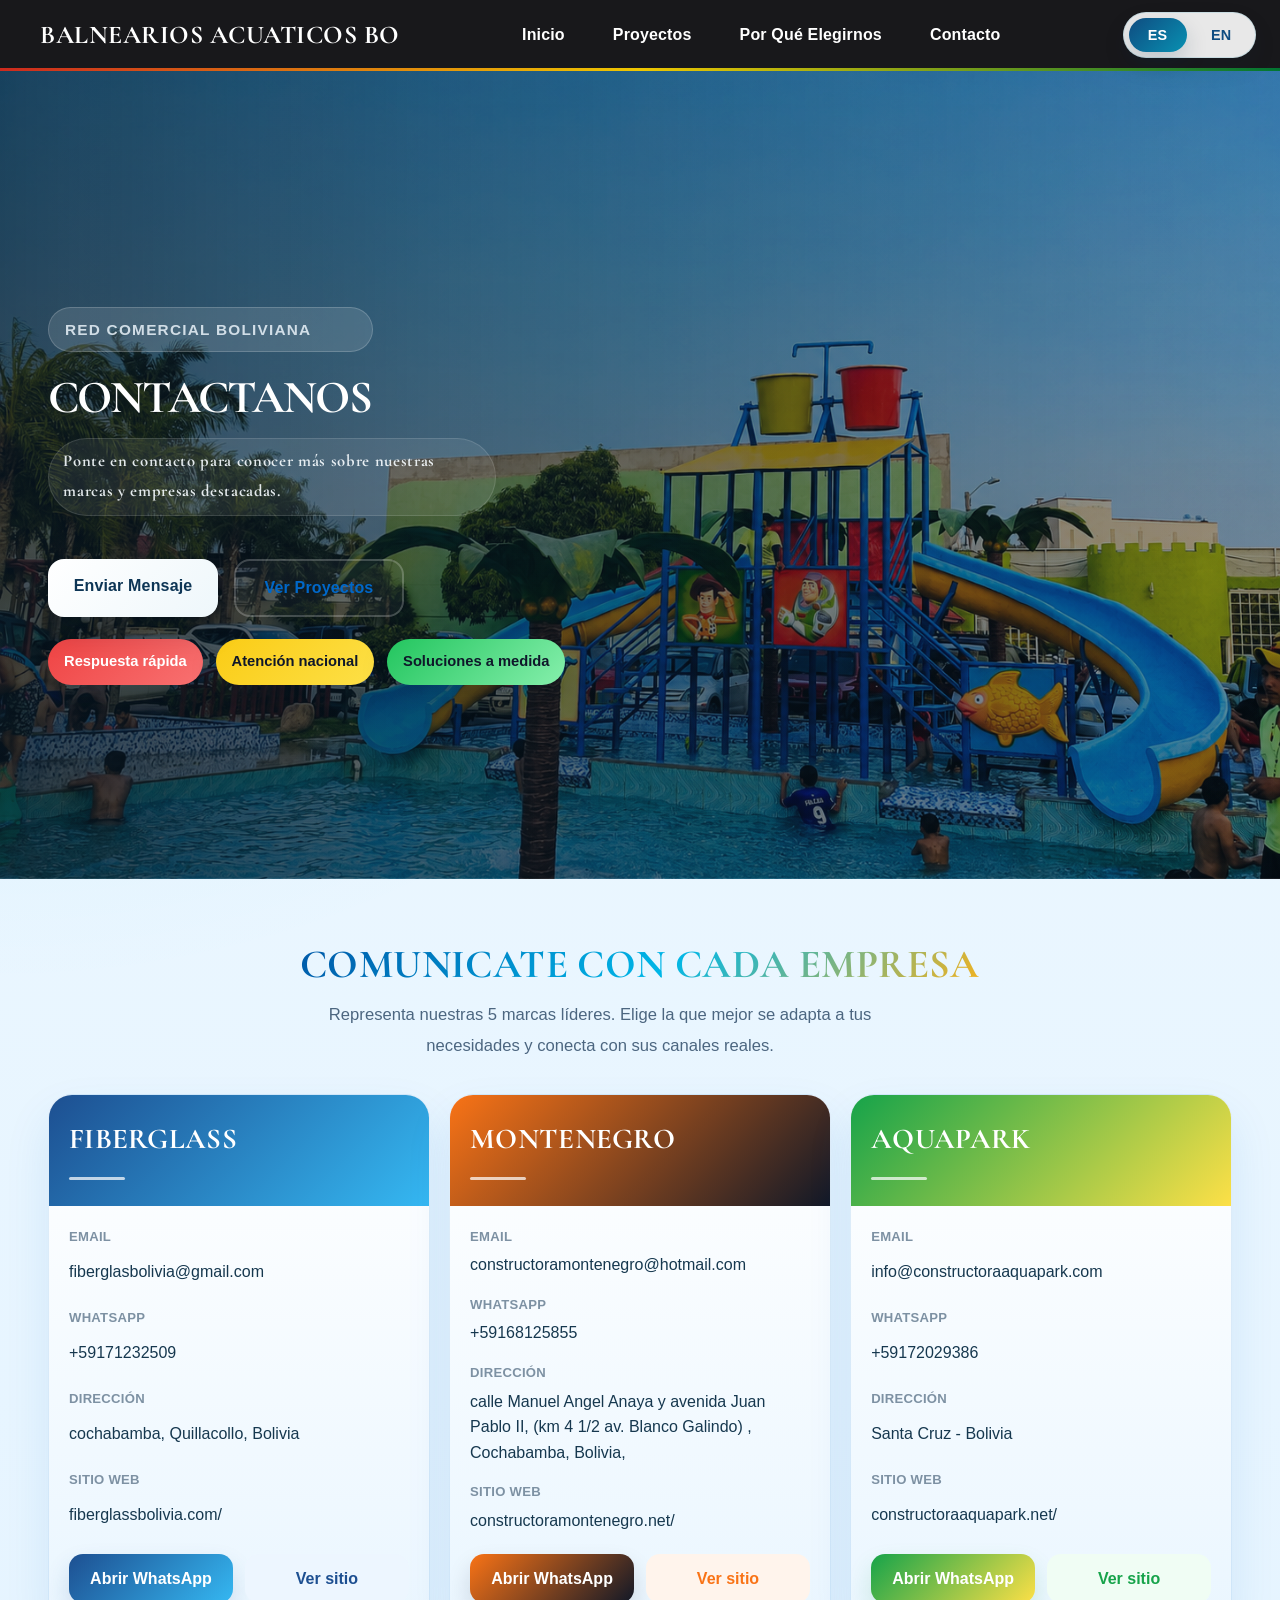
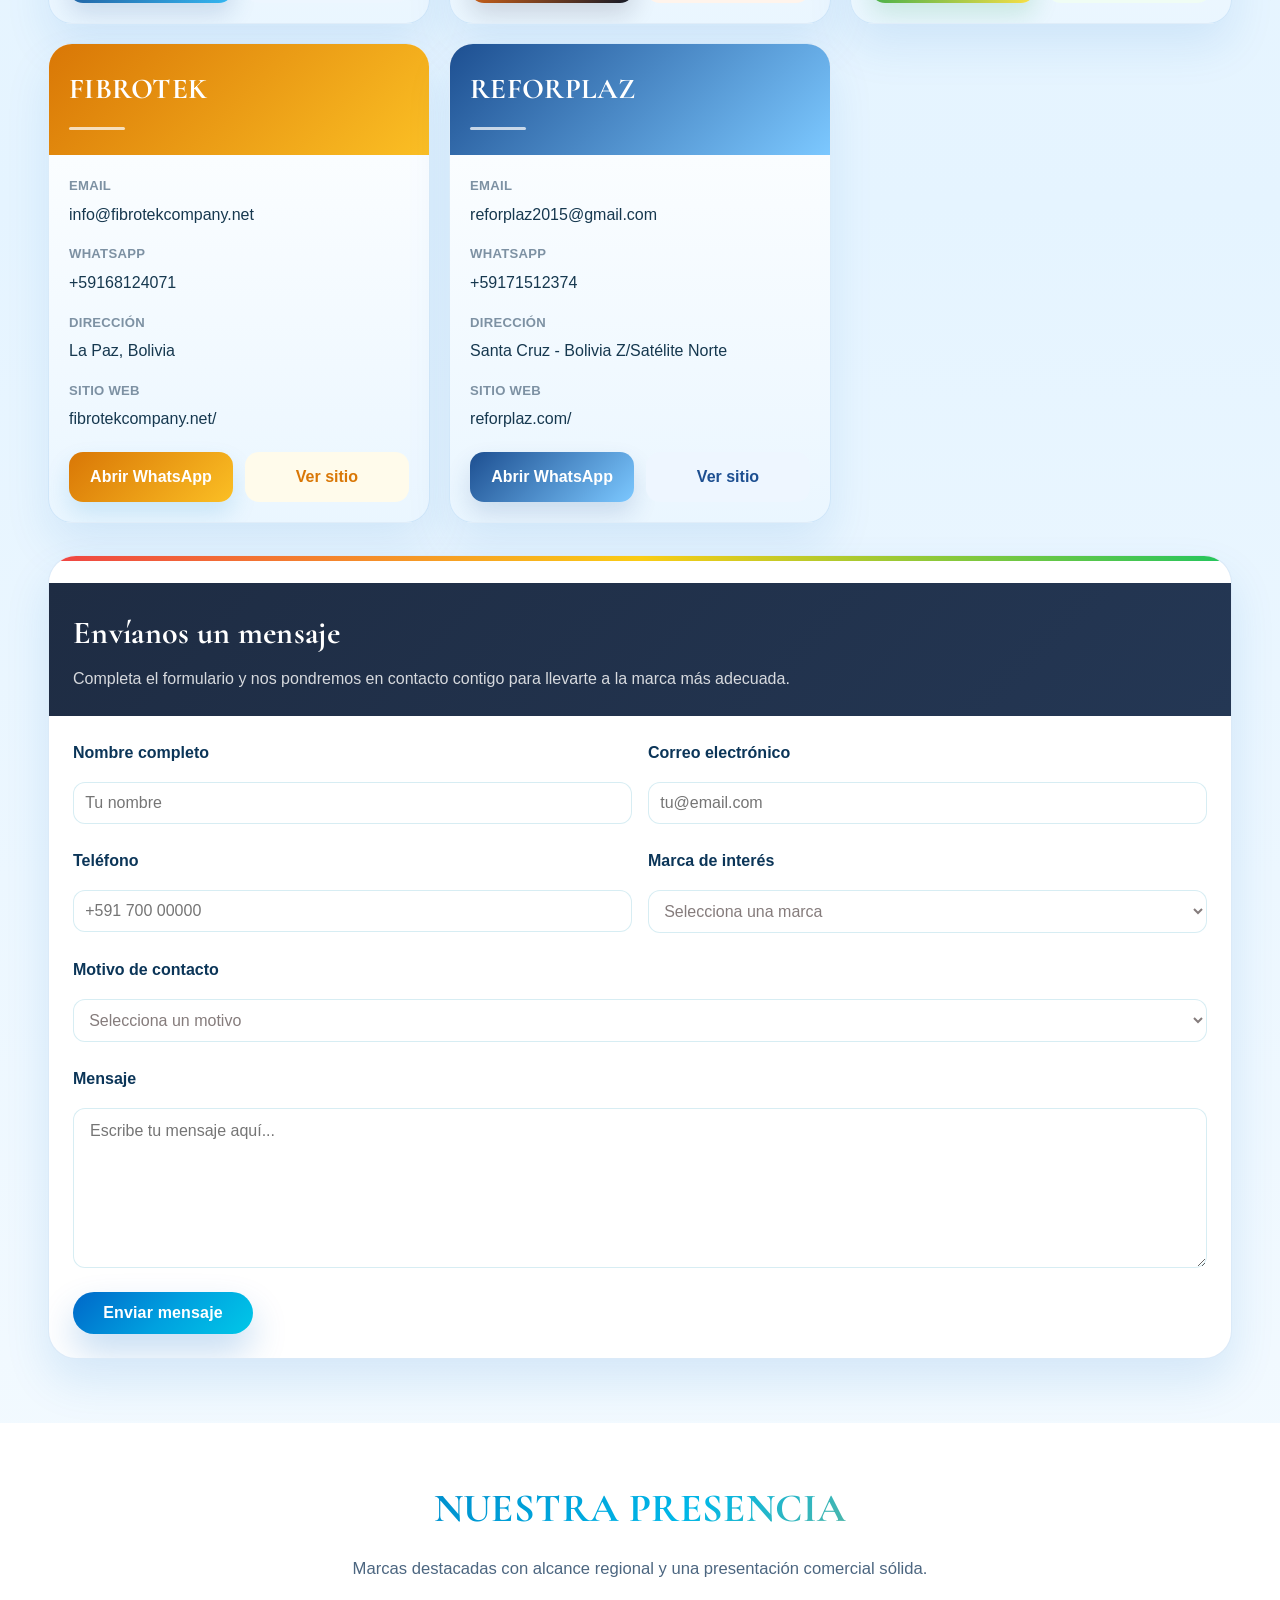
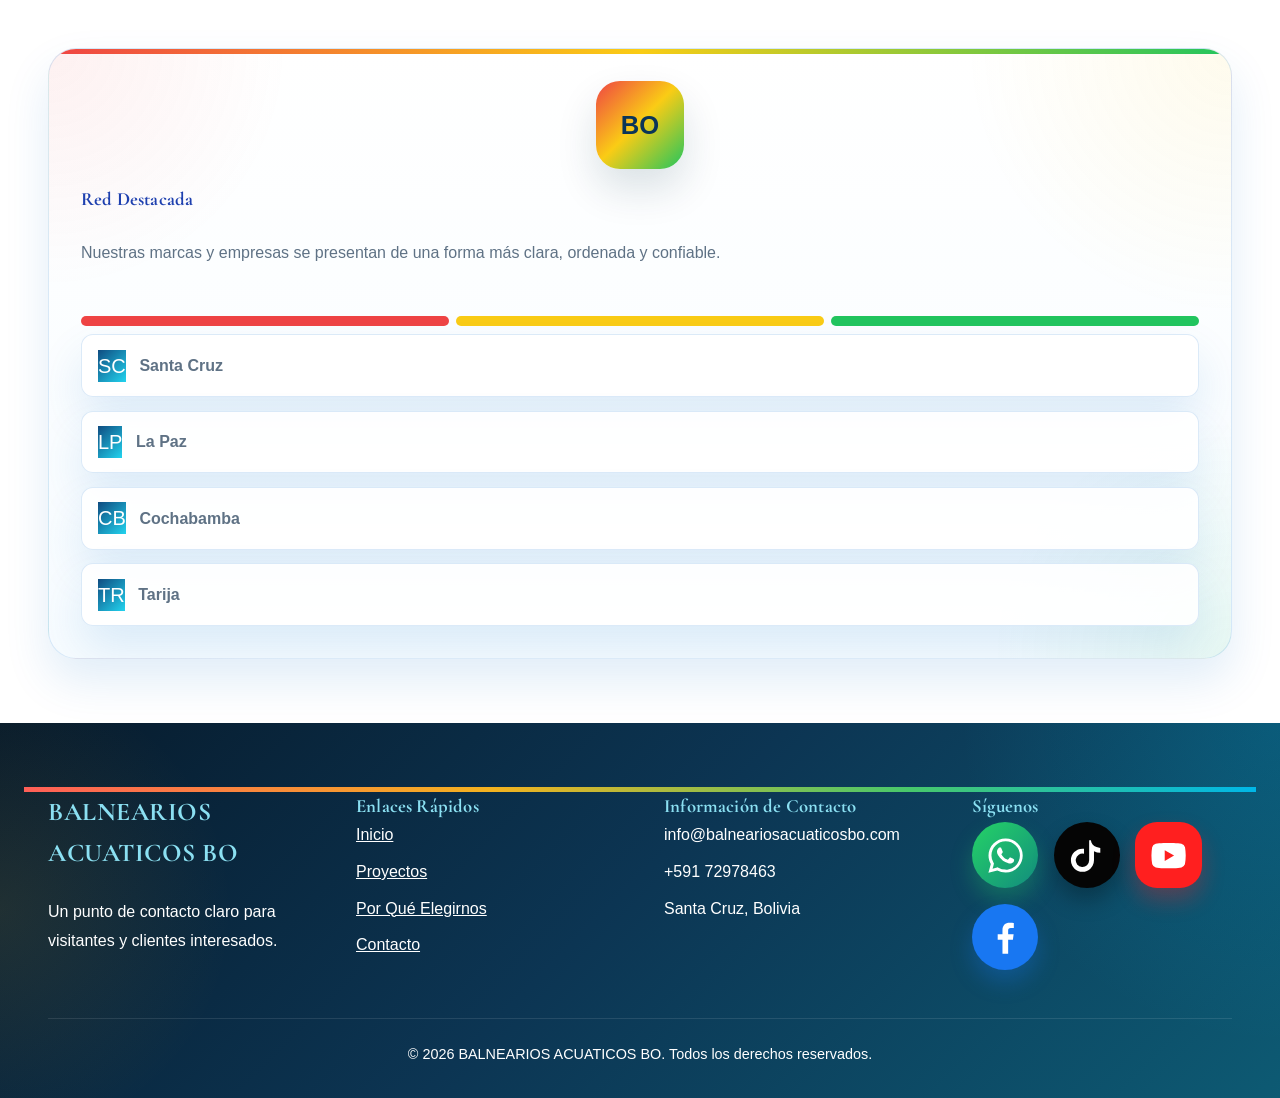
<file: html/contacto.html>
<!DOCTYPE html>
<html lang="es">
<head>
    <meta charset="UTF-8">
    <meta name="viewport" content="width=device-width, initial-scale=1.0">
    <meta name="description" content="Contáctanos para conocer más sobre BALNEARIOS ACUATICOS BO y nuestras marcas destacadas.">
    <meta name="keywords" content="contacto, balnearios, parques acuáticos, empresas destacadas, Bolivia">
    <meta property="og:title" content="BALNEARIOS ACUATICOS BO - Contacto">
    <meta property="og:description" content="Ponte en contacto con nosotros y recibe más información sobre nuestras marcas destacadas.">
    <title>BALNEARIOS ACUATICOS BO - Contacto</title>
    <link rel="preconnect" href="https://fonts.googleapis.com">
    <link rel="preconnect" href="https://fonts.gstatic.com" crossorigin>
    <link href="https://fonts.googleapis.com/css2?family=Manrope:wght@400;500;600;700;800&family=Cormorant+Garamond:wght@600;700&display=swap" rel="stylesheet">
    <link rel="stylesheet" href="../css/styles.css">
</head>
<body class="site-subpage contact-page">
    <header class="navbar" id="navbar">
        <div class="container">
            <div class="navbar-content">
                <div class="logo">
                    <span class="logo-icon"></span>
                    <span class="logo-text">BALNEARIOS ACUATICOS BO</span>
                </div>

                <nav class="nav-menu" id="navMenu">
                    <a href="../index.html" class="nav-link" data-en="Home" data-es="Inicio">Inicio</a>
                    <a href="proyectos.html" class="nav-link" data-en="Parks" data-es="Proyectos">Proyectos</a>
                    <a href="por-que-visitar.html" class="nav-link" data-en="Why Visit" data-es="Por Qué Elegirnos">Por Qué Elegirnos</a>
                    <a href="contacto.html" class="nav-link active" data-en="Contact" data-es="Contacto">Contacto</a>
                </nav>

                <div class="nav-actions">
                    <div class="language-selector language-selector-simple" id="languageSelector" aria-label="Selector de idioma">
                        <button class="lang-option active" type="button" data-lang="es" data-label="Español">ES</button>
                        <button class="lang-option" type="button" data-lang="en" data-label="English">EN</button>
                    </div>
                </div>
            </div>
        </div>
    </header>

    <section class="hero contact-hero" id="home">
        <div class="container">
            <div class="hero-content">
                <p class="contact-hero-kicker" data-en="Bolivian commercial network" data-es="Red comercial boliviana">Red comercial boliviana</p>
                <h1 class="hero-title" data-en="Contact Us" data-es="CONTACTANOS">CONTACTANOS</h1>
                <p class="hero-subtitle" data-en="Get in touch to learn more about our featured parks and brands" data-es="Ponte en contacto para conocer más sobre nuestras marcas y empresas destacadas.">
                    Ponte en contacto para conocer más sobre nuestras marcas y empresas destacadas.
                </p>
                <div class="hero-actions">
                    <a href="#contact" class="btn btn-primary" data-en="Send Message" data-es="Enviar Mensaje">Enviar Mensaje</a>
                    <a href="proyectos.html" class="btn btn-secondary" data-en="View Projects" data-es="Ver Proyectos">Ver Proyectos</a>
                </div>
                <div class="contact-hero-flags">
                    <span class="contact-flag-pill flag-red">Respuesta rápida</span>
                    <span class="contact-flag-pill flag-yellow">Atención nacional</span>
                    <span class="contact-flag-pill flag-green">Soluciones a medida</span>
                </div>
            </div>
            <div class="hero-image contact-hero-panel">
                <div class="contact-hero-card">
                    <span class="contact-hero-badge">Bolivia</span>
                    <h2>Un punto de contacto más fuerte para empresas y clientes</h2>
                    <p>Conectamos consultas, proyectos y marcas con una experiencia más clara, cercana y confiable.</p>
                    <div class="contact-hero-stats">
                        <div><strong>5</strong><span>marcas activas</span></div>
                        <div><strong>24h</strong><span>respuesta referencial</span></div>
                        <div><strong>BO</strong><span>presencia nacional</span></div>
                    </div>
                </div>
            </div>
        </div>
    </section>

    <section class="contact-section contact-section-directory" id="contact">
        <div class="container">
            <div class="contact-directory-header">
                <h2 class="section-title" data-en="Contact Our Brands" data-es="COMUNICATE CON CADA EMPRESA">COMUNICATE CON CADA EMPRESA</h2>
                <p class="section-subtitle" data-en="Represents our five leading brands. Choose the one that best fits your needs and connect through real contact channels." data-es="Representa nuestras 5 marcas líderes. Elige la que mejor se adapta a tus necesidades y conecta con sus canales reales.">
                    Representa nuestras 5 marcas líderes. Elige la que mejor se adapta a tus necesidades y conecta con sus canales reales.
                </p>
            </div>

            <div class="contact-brand-grid" id="contactBrandsGrid"></div>

            <div class="contact-form contact-form-showcase">
                <div class="contact-form-banner">
                    <h3 data-en="Send Us A Message" data-es="Envíanos un mensaje">Envíanos un mensaje</h3>
                    <p data-en="Complete the form and we will help you connect with the brand that best fits your project." data-es="Completa el formulario y nos pondremos en contacto contigo para llevarte a la marca más adecuada.">
                        Completa el formulario y nos pondremos en contacto contigo para llevarte a la marca más adecuada.
                    </p>
                </div>
                <form id="bookingForm" class="contact-form-shell">
                    <div class="form-row">
                        <div class="form-group">
                            <label for="fullName" data-en="Full Name" data-es="Nombre completo">Nombre completo</label>
                            <input type="text" id="fullName" required data-en-placeholder="Your name" data-es-placeholder="Tu nombre">
                        </div>

                        <div class="form-group">
                            <label for="email" data-en="Email Address" data-es="Correo electrónico">Correo electrónico</label>
                            <input type="email" id="email" required data-en-placeholder="you@email.com" data-es-placeholder="tu@email.com">
                        </div>
                    </div>

                    <div class="form-row">
                        <div class="form-group">
                            <label for="phone" data-en="Phone" data-es="Teléfono">Teléfono</label>
                            <input type="tel" id="phone" data-en-placeholder="+591 700 00000" data-es-placeholder="+591 700 00000">
                        </div>

                        <div class="form-group">
                            <label for="company" data-en="Brand of interest" data-es="Marca de interés">Marca de interés</label>
                            <select id="company" required>
                                <option value="" data-en="Select a brand" data-es="Selecciona una marca">Selecciona una marca</option>
                            </select>
                        </div>
                    </div>

                    <div class="form-group">
                        <label for="contactSubject" data-en="Subject" data-es="Motivo de contacto">Motivo de contacto</label>
                        <select id="contactSubject" required>
                            <option value="" data-en="Select a subject" data-es="Selecciona un motivo">Selecciona un motivo</option>
                            <option value="quote" data-en="Request Quote" data-es="Solicitar cotización">Solicitar cotización</option>
                            <option value="technical" data-en="Technical Consultation" data-es="Consulta técnica">Consulta técnica</option>
                            <option value="commercial" data-en="Commercial Contact" data-es="Contacto comercial">Contacto comercial</option>
                            <option value="portfolio" data-en="Portfolio Review" data-es="Revisión de portafolio">Revisión de portafolio</option>
                        </select>
                    </div>

                    <div class="form-group">
                        <label for="contactMessage" data-en="Message" data-es="Mensaje">Mensaje</label>
                        <textarea id="contactMessage" rows="6" required data-en-placeholder="Tell us what type of project, product or brand you want to evaluate..." data-es-placeholder="Escribe tu mensaje aquí..."></textarea>
                    </div>

                    <button type="submit" class="btn btn-primary contact-submit-btn" data-en="Send Message" data-es="Enviar mensaje">Enviar mensaje</button>
                </form>
            </div>
        </div>
    </section>

    <section class="map-section">
        <div class="container">
            <div class="section-header">
                <h2 class="section-title" data-en="Our Presence" data-es="NUESTRA PRESENCIA">NUESTRA PRESENCIA</h2>
                <p class="section-subtitle" data-en="Featured brands with regional reach and a strong presentation" data-es="Marcas destacadas con alcance regional y una presentación comercial sólida.">
                    Marcas destacadas con alcance regional y una presentación comercial sólida.
                </p>
            </div>

            <div class="map-container">
                <div class="map-placeholder">
                    <div class="map-icon">BO</div>
                    <h3 data-en="Featured Network" data-es="Red Destacada">Red Destacada</h3>
                    <p data-en="Our parks and brands are presented in a clearer, more organized and trustworthy way." data-es="Nuestras marcas y empresas se presentan de una forma más clara, ordenada y confiable.">
                        Nuestras marcas y empresas se presentan de una forma más clara, ordenada y confiable.
                    </p>
                    <div class="map-bolivia-band"><span></span><span></span><span></span></div>
                    <div class="locations-grid">
                        <div class="location-item">
                            <span class="flag">SC</span>
                            <span data-en="Santa Cruz" data-es="Santa Cruz">Santa Cruz</span>
                        </div>
                        <div class="location-item">
                            <span class="flag">LP</span>
                            <span data-en="La Paz" data-es="La Paz">La Paz</span>
                        </div>
                        <div class="location-item">
                            <span class="flag">CB</span>
                            <span data-en="Cochabamba" data-es="Cochabamba">Cochabamba</span>
                        </div>
                        <div class="location-item">
                            <span class="flag">TR</span>
                            <span data-en="Tarija" data-es="Tarija">Tarija</span>
                        </div>
                    </div>
                </div>
            </div>
        </div>
    </section>

    <div class="modal" id="successModal">
        <div class="modal-content modal-success">
            <div class="success-icon">OK</div>
            <h2 data-en="Message Sent!" data-es="¡Mensaje Enviado!">¡Mensaje Enviado!</h2>
            <p data-en="Check your email for follow-up details. Our team will contact you soon." data-es="Revisa tu correo para los detalles. Nuestro equipo te contactará pronto.">
                Revisa tu correo para los detalles. Nuestro equipo te contactará pronto.
            </p>
            <button class="btn btn-primary" id="successClose" data-en="Close" data-es="Cerrar">Cerrar</button>
        </div>
    </div>

    <footer class="footer">
        <div class="container">
            <div class="footer-content">
                <div class="footer-section">
                    <div class="footer-logo">
                        <span class="logo-text">BALNEARIOS ACUATICOS BO</span>
                    </div>
                    <p data-en="A clear contact point for visitors and interested clients" data-es="Un punto de contacto claro para visitantes y clientes interesados.">
                        Un punto de contacto claro para visitantes y clientes interesados.
                    </p>
                </div>

                <div class="footer-section">
                    <h3 data-en="Quick Links" data-es="Enlaces Rápidos">Enlaces Rápidos</h3>
                    <ul>
                        <li><a href="../index.html" data-en="Home" data-es="Inicio">Inicio</a></li>
                        <li><a href="proyectos.html" data-en="Parks" data-es="Proyectos">Proyectos</a></li>
                        <li><a href="por-que-visitar.html" data-en="Why Choose Us" data-es="Por Qué Elegirnos">Por Qué Elegirnos</a></li>
                        <li><a href="contacto.html" data-en="Contact" data-es="Contacto">Contacto</a></li>
                    </ul>
                </div>

                <div class="footer-section">
                    <h3 data-en="Contact Info" data-es="Información de Contacto">Información de Contacto</h3>
                    <ul>
                        <li>info@balneariosacuaticosbo.com</li>
                        <li>+591 72978463</li>
                        <li>Santa Cruz, Bolivia</li>
                    </ul>
                </div>

                <div class="footer-section">
                    <h3 data-en="Follow Us" data-es="Síguenos">Síguenos</h3>
                    <div class="social-links">
                        <a href="https://wa.me/59172978463" class="social-link social-link-whatsapp" aria-label="WhatsApp" title="WhatsApp" target="_blank" rel="noopener noreferrer">
                            <span class="social-link-icon" aria-hidden="true"><svg viewBox="0 0 24 24"><path d="M19.05 4.94A9.9 9.9 0 0 0 12.02 2C6.53 2 2.05 6.47 2.05 11.98c0 1.76.46 3.48 1.33 5L2 22l5.17-1.35a9.94 9.94 0 0 0 4.84 1.23h.01c5.49 0 9.97-4.47 9.97-9.98a9.9 9.9 0 0 0-2.94-6.96Zm-7.03 15.25h-.01a8.3 8.3 0 0 1-4.22-1.15l-.3-.18-3.07.8.82-2.99-.2-.31a8.27 8.27 0 0 1-1.28-4.39c0-4.58 3.72-8.31 8.3-8.31 2.22 0 4.3.86 5.87 2.43a8.24 8.24 0 0 1 2.43 5.88c0 4.58-3.72 8.31-8.34 8.31Zm4.56-6.22c-.25-.12-1.47-.73-1.7-.81-.23-.09-.4-.12-.57.12-.17.24-.65.81-.8.98-.15.17-.29.19-.54.06-.25-.12-1.04-.38-1.98-1.2-.73-.65-1.22-1.45-1.37-1.69-.14-.24-.02-.37.11-.49.11-.11.25-.29.37-.43.12-.15.17-.24.25-.4.08-.17.04-.31-.02-.43-.06-.12-.57-1.37-.78-1.88-.21-.5-.42-.43-.57-.44h-.48c-.17 0-.43.06-.66.31-.23.24-.86.84-.86 2.05 0 1.21.88 2.38 1 2.54.12.17 1.73 2.64 4.19 3.7.59.26 1.05.41 1.41.53.59.19 1.12.16 1.54.1.47-.07 1.47-.6 1.68-1.17.21-.57.21-1.06.15-1.17-.06-.1-.23-.16-.48-.29Z"/></svg></span>
                            <span class="social-link-label">WhatsApp</span>
                        </a>
                        <a href="#" class="social-link social-link-tiktok" aria-label="TikTok" title="TikTok">
                            <span class="social-link-icon" aria-hidden="true"><svg viewBox="0 0 24 24"><path d="M14.5 3c.23 1.9 1.37 3.34 3.27 4.07.71.28 1.46.43 2.23.45v2.82a8.06 8.06 0 0 1-3.68-.89v5.28a6.73 6.73 0 1 1-6.72-6.73c.3 0 .61.02.91.07v2.87a3.91 3.91 0 1 0 2.99 3.79V3h3Z"/></svg></span>
                            <span class="social-link-label">TikTok</span>
                        </a>
                        <a href="#" class="social-link social-link-youtube" aria-label="YouTube" title="YouTube">
                            <span class="social-link-icon" aria-hidden="true"><svg viewBox="0 0 24 24"><path d="M21.58 7.19a2.97 2.97 0 0 0-2.09-2.1C17.62 4.6 12 4.6 12 4.6s-5.62 0-7.49.49a2.97 2.97 0 0 0-2.09 2.1A31.2 31.2 0 0 0 2 12a31.2 31.2 0 0 0 .42 4.81 2.97 2.97 0 0 0 2.09 2.1c1.87.49 7.49.49 7.49.49s5.62 0 7.49-.49a2.97 2.97 0 0 0 2.09-2.1A31.2 31.2 0 0 0 22 12a31.2 31.2 0 0 0-.42-4.81ZM9.75 15.1V8.9L15.2 12l-5.45 3.1Z"/></svg></span>
                            <span class="social-link-label">YouTube</span>
                        </a>
                        <a href="#" class="social-link social-link-facebook" aria-label="Facebook" title="Facebook">
                            <span class="social-link-icon" aria-hidden="true"><svg viewBox="0 0 24 24"><path d="M13.5 22v-8.2h2.77l.42-3.2H13.5V8.56c0-.93.27-1.56 1.6-1.56h1.71V4.14c-.3-.04-1.3-.14-2.48-.14-2.46 0-4.14 1.5-4.14 4.25v2.35H7.4v3.2h2.79V22h3.31Z"/></svg></span>
                            <span class="social-link-label">Facebook</span>
                        </a>
                    </div>
                </div>
            </div>

            <div class="footer-bottom">
                <p data-en="© 2026 BALNEARIOS ACUATICOS BO. All rights reserved." data-es="© 2026 BALNEARIOS ACUATICOS BO. Todos los derechos reservados.">
                    © 2026 BALNEARIOS ACUATICOS BO. Todos los derechos reservados.
                </p>
            </div>
        </div>
    </footer>

    <script src="../js/script.js" defer></script>
</body>
</html>
</file>
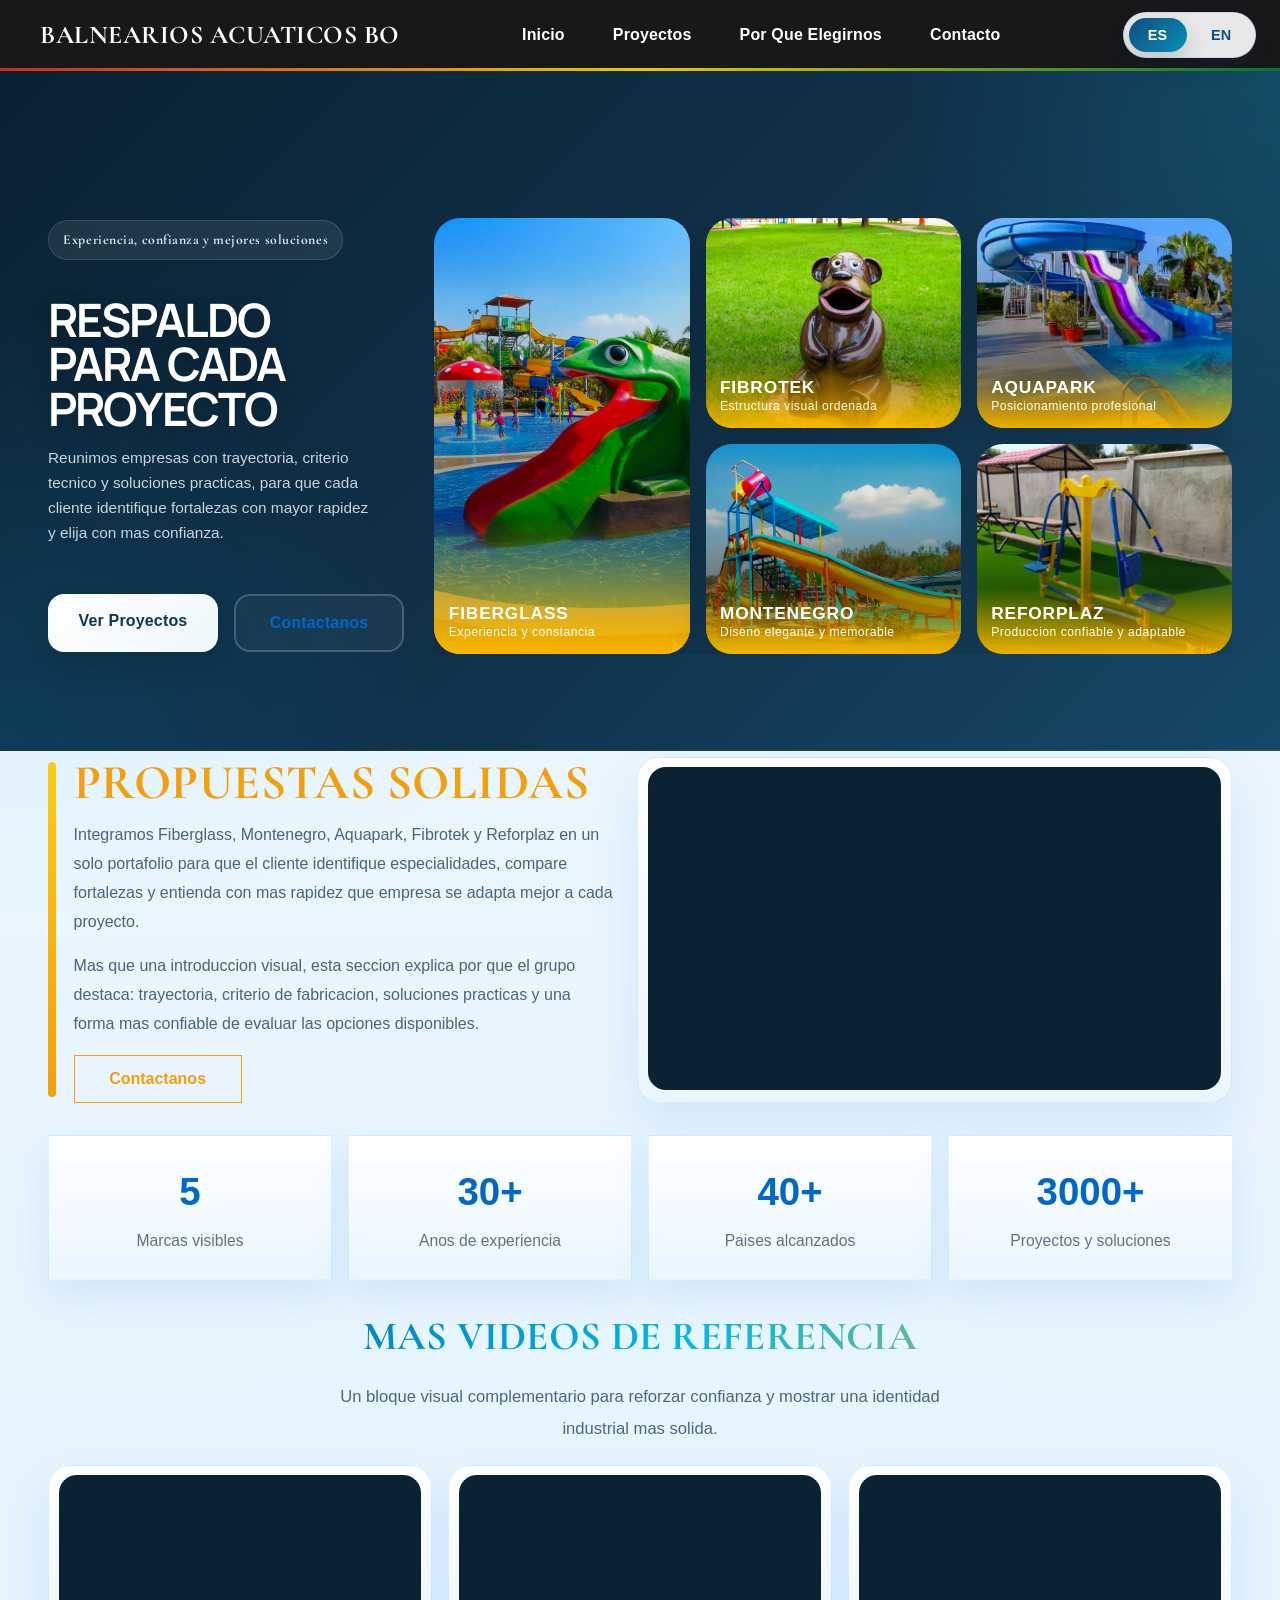
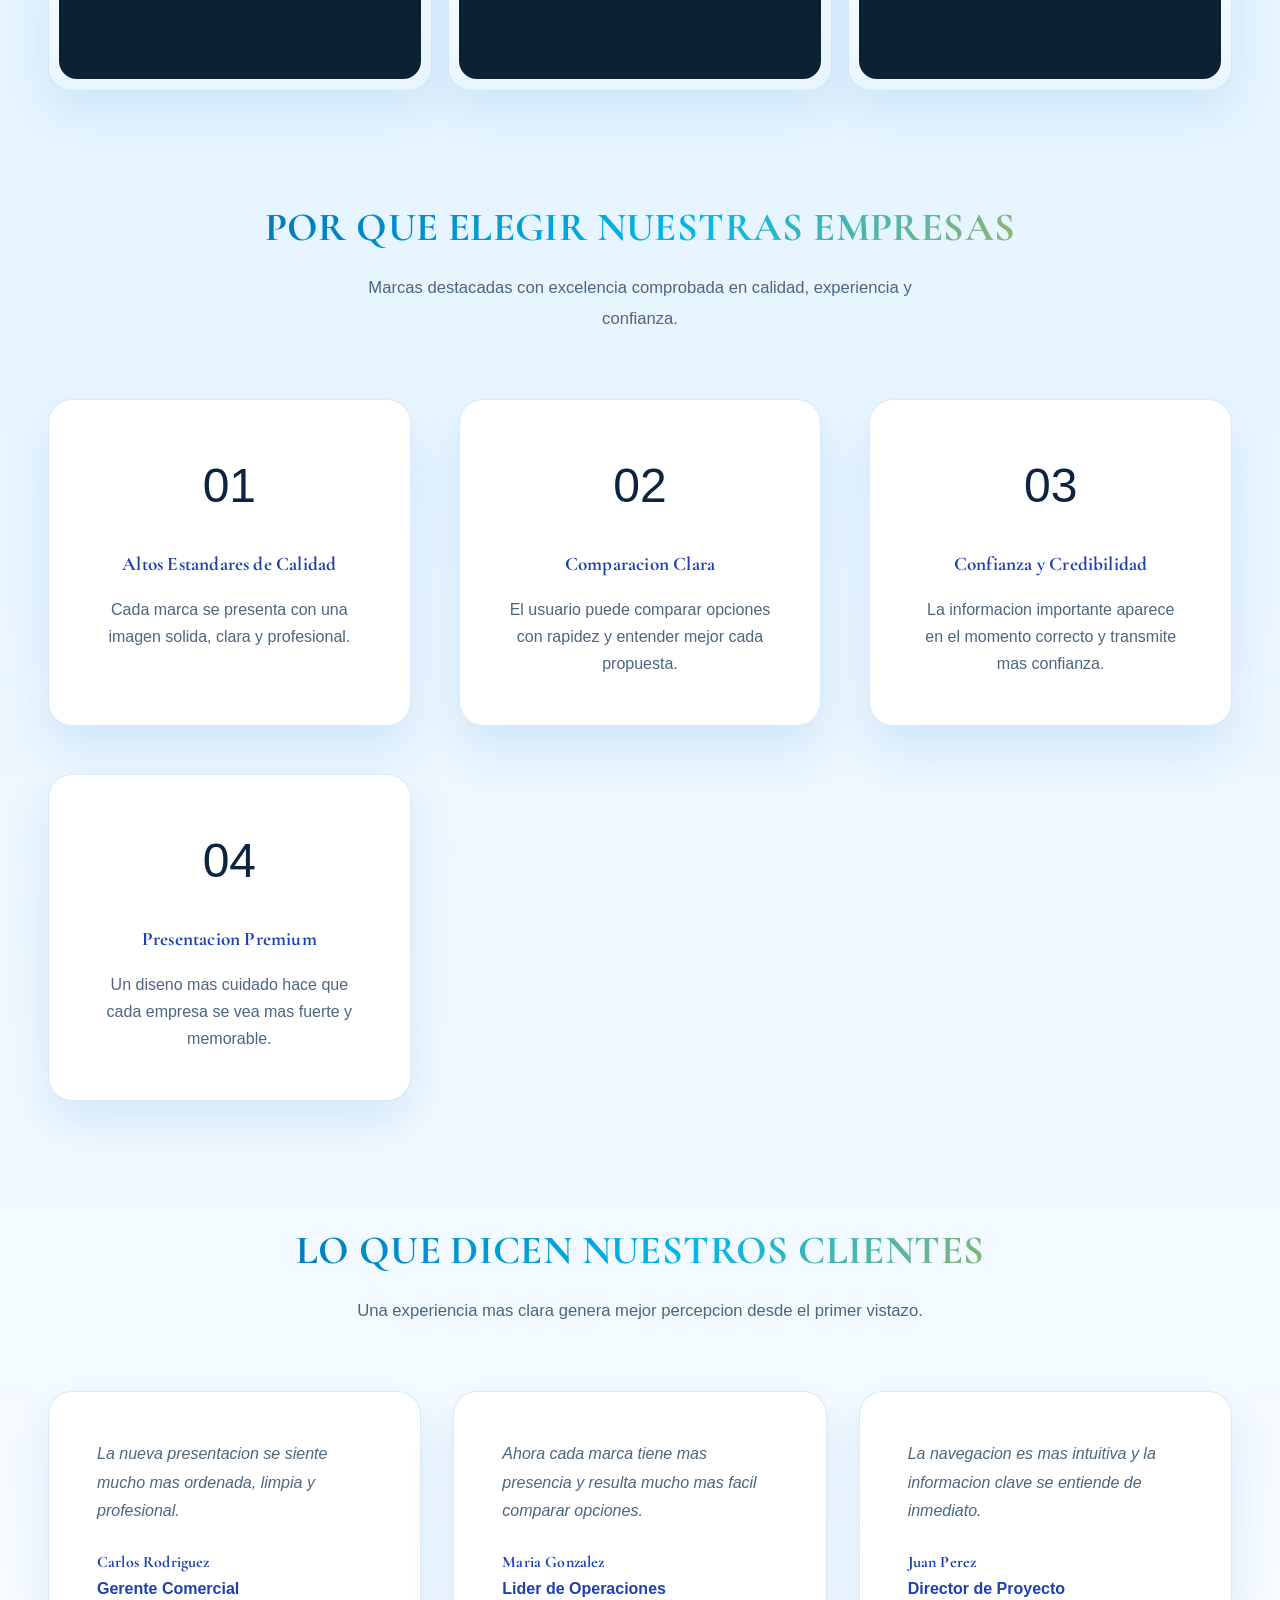
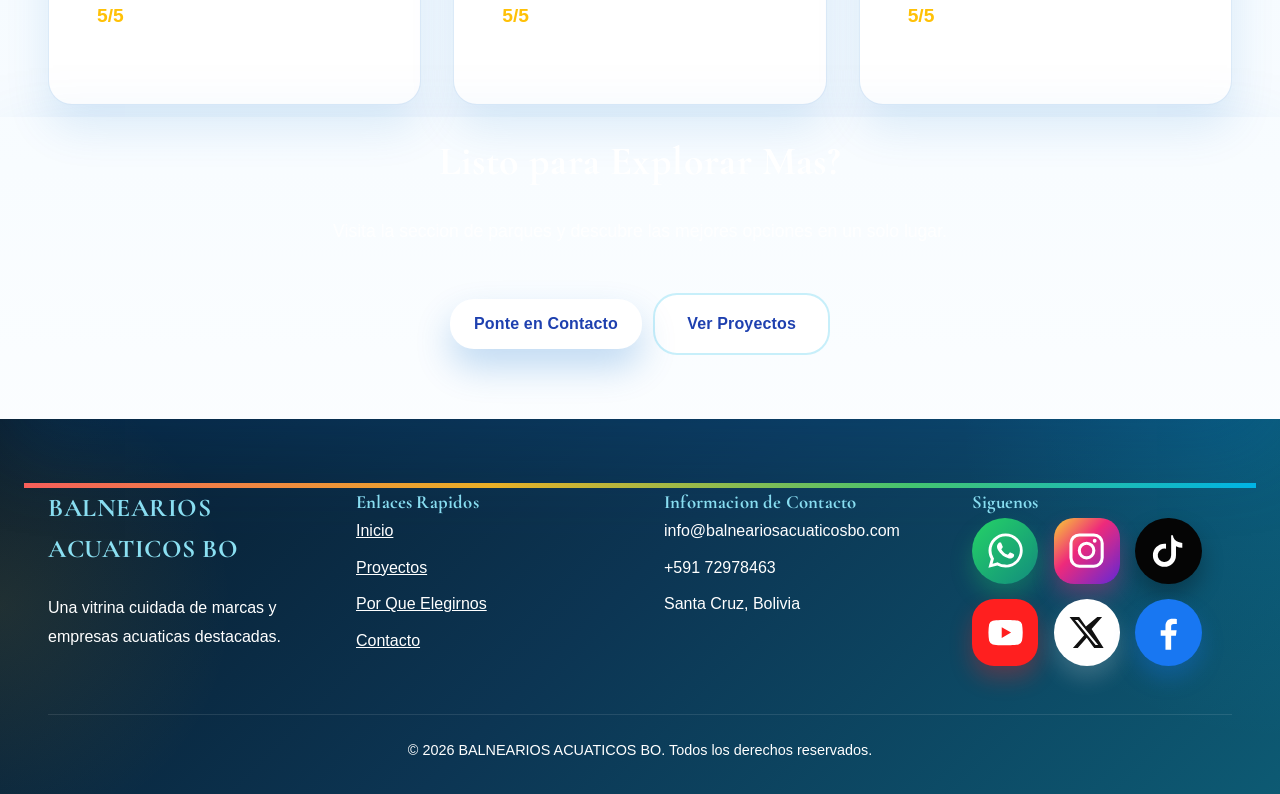
<file: html/por-que-visitar.html>
<!DOCTYPE html>
<html lang="es">
<head>
    <meta charset="UTF-8">
    <meta name="viewport" content="width=device-width, initial-scale=1.0">
    <meta name="description" content="Descubre por que elegir BALNEARIOS ACUATICOS BO y conoce las ventajas de nuestras marcas destacadas.">
    <meta name="keywords" content="balnearios, parques acuaticos, empresas destacadas, calidad, experiencia, Bolivia">
    <meta property="og:title" content="BALNEARIOS ACUATICOS BO - Por Que Elegirnos">
    <meta property="og:description" content="Conoce por que nuestras marcas destacan por calidad, experiencia y confianza.">
    <title>BALNEARIOS ACUATICOS BO - Por Que Elegirnos</title>
    <link rel="preconnect" href="https://fonts.googleapis.com">
    <link rel="preconnect" href="https://fonts.gstatic.com" crossorigin>
    <link href="https://fonts.googleapis.com/css2?family=Manrope:wght@400;500;600;700;800&family=Cormorant+Garamond:wght@600;700&display=swap" rel="stylesheet">
    <link rel="stylesheet" href="../css/styles.css">
</head>
<body class="site-subpage why-page">
    <header class="navbar" id="navbar">
        <div class="container">
            <div class="navbar-content">
                <div class="logo">
                    <span class="logo-icon"></span>
                    <span class="logo-text">BALNEARIOS ACUATICOS BO</span>
                </div>

                <nav class="nav-menu" id="navMenu">
                    <a href="../index.html" class="nav-link" data-en="Home" data-es="Inicio">Inicio</a>
                    <a href="proyectos.html" class="nav-link" data-en="Parks" data-es="Proyectos">Proyectos</a>
                    <a href="por-que-visitar.html" class="nav-link active" data-en="Why Visit" data-es="Por Que Elegirnos">Por Que Elegirnos</a>
                    <a href="contacto.html" class="nav-link" data-en="Contact" data-es="Contacto">Contacto</a>
                </nav>

                <div class="nav-actions">
                    <div class="language-selector language-selector-simple" id="languageSelector" aria-label="Selector de idioma">
                        <button class="lang-option active" type="button" data-lang="es" data-label="Espanol">ES</button>
                        <button class="lang-option" type="button" data-lang="en" data-label="English">EN</button>
                    </div>
                </div>
            </div>
        </div>
    </header>

    <section class="hero why-choose-hero" id="home">
        <div class="container">
            <div class="why-hero-shell">
                <div class="hero-content why-hero-content">
                    <p class="hero-subtitle why-hero-kicker" data-en="Experience, trust and better solutions" data-es="Experiencia, confianza y mejores soluciones">
                        Experiencia, confianza y mejores soluciones
                    </p>
                    <h1 class="hero-title why-hero-title" data-en="Brands with real backing for each project" data-es="RESPALDO PARA CADA PROYECTO">
                        RESPALDO REAL PARA CADA PROYECTO
                    </h1>
                    <p class="hero-description why-hero-description" data-en="We bring together companies with trajectory, technical criteria and practical solutions, so each client can identify strengths faster and choose with greater confidence." data-es="Reunimos empresas con trayectoria, criterio tecnico y soluciones practicas, para que cada cliente identifique fortalezas con mayor rapidez y elija con mas confianza.">
                        Reunimos empresas con trayectoria, criterio tecnico y soluciones practicas, para que cada cliente identifique fortalezas con mayor rapidez y elija con mas confianza.
                    </p>
                    <div class="hero-actions">
                        <a href="proyectos.html" class="btn btn-primary" data-en="View Projects" data-es="Ver Proyectos">Ver Proyectos</a>
                        <a href="contacto.html" class="btn btn-secondary" data-en="Contact Us" data-es="Contactanos">Contactanos</a>
                    </div>
                </div>

                <div class="why-hero-panel" aria-label="Razones para elegirnos">
                    <div class="why-hero-stripes">
                        <article class="why-hero-stripe-card">
                            <div class="why-hero-stripe-media">
                                <img src="../img/fiberglass.jpeg" alt="Experiencia en produccion" loading="lazy">
                            </div>
                            <div class="why-hero-stripe-copy">
                                <strong data-en="20+ YEARS" data-es="FIBERGLASS">FIBERGLASS</strong>
                                <span data-en="Experience and consistency" data-es="Experiencia y constancia">Experiencia y constancia</span>
                            </div>
                        </article>

                        <article class="why-hero-stripe-card">
                            <div class="why-hero-stripe-media">
                                <img src="../img/fibrotek.jpeg" alt="Produccion moderna" loading="lazy">
                            </div>
                            <div class="why-hero-stripe-copy">
                                <strong data-en="MODERN PROCESS" data-es="FIBROTEK">FIBROTEK</strong>
                                <span data-en="Organized visual structure" data-es="Estructura visual ordenada">Estructura visual ordenada</span>
                            </div>
                        </article>

                        <article class="why-hero-stripe-card">
                            <div class="why-hero-stripe-media">
                                <img src="../img/aquapark.jpeg" alt="Confianza de marca" loading="lazy">
                            </div>
                            <div class="why-hero-stripe-copy">
                                <strong data-en="CLEAR TRUST" data-es="AQUAPARK">AQUAPARK</strong>
                                <span data-en="Professional brand positioning" data-es="Posicionamiento profesional">Posicionamiento profesional</span>
                            </div>
                        </article>

                        <article class="why-hero-stripe-card">
                            <div class="why-hero-stripe-media">
                                <img src="../img/montenegro.jpeg" alt="Presentacion premium" loading="lazy">
                            </div>
                            <div class="why-hero-stripe-copy">
                                <strong data-en="PREMIUM IMAGE" data-es="MONTENEGRO">MONTENEGRO</strong>
                                <span data-en="Elegant and memorable design" data-es="Diseno elegante y memorable">Diseno elegante y memorable</span>
                            </div>
                        </article>

                        <article class="why-hero-stripe-card">
                            <div class="why-hero-stripe-media">
                                <img src="../img/reforplaz.jpeg" alt="Solucion versatil" loading="lazy">
                            </div>
                            <div class="why-hero-stripe-copy">
                                <strong data-en="VERSATILE SOLUTIONS" data-es="REFORPLAZ">REFORPLAZ</strong>
                                <span data-en="Reliable and adaptable production" data-es="Produccion confiable y adaptable">Produccion confiable y adaptable</span>
                            </div>
                        </article>
                    </div>
                </div>
            </div>
        </div>
    </section>

    <section class="why-showcase-section">
        <div class="container">
            <div class="why-showcase-top">
                <div class="why-showcase-copy">
                    <span class="why-showcase-accent"></span>
                    <h2 data-en="Five brands, one stronger commercial proposal" data-es="PROPUESTAS SOLIDAS">
                        Cinco marcas, una propuesta comercial mas solida
                    </h2>
                    <p data-en="We combine Fiberglass, Montenegro, Aquapark, Fibrotek and Reforplaz in one portfolio so clients can identify specialties, compare strengths and understand which company fits each project more quickly." data-es="Integramos Fiberglass, Montenegro, Aquapark, Fibrotek y Reforplaz en un solo portafolio para que el cliente identifique especialidades, compare fortalezas y entienda con mas rapidez que empresa se adapta mejor a cada proyecto.">
                        Integramos Fiberglass, Montenegro, Aquapark, Fibrotek y Reforplaz en un solo portafolio para que el cliente identifique especialidades, compare fortalezas y entienda con mas rapidez que empresa se adapta mejor a cada proyecto.
                    </p>
                    <p data-en="More than a visual introduction, this section explains why the group stands out: trajectory, manufacturing criteria, practical solutions and a more trustworthy way to evaluate the available options." data-es="Mas que una introduccion visual, esta seccion explica por que el grupo destaca: trayectoria, criterio de fabricacion, soluciones practicas y una forma mas confiable de evaluar las opciones disponibles.">
                        Mas que una introduccion visual, esta seccion explica por que el grupo destaca: trayectoria, criterio de fabricacion, soluciones practicas y una forma mas confiable de evaluar las opciones disponibles.
                    </p>
                    <a href="contacto.html" class="why-showcase-link" data-en="Contact us" data-es="Contactanos">Contactanos</a>
                </div>

                <div class="why-showcase-video-card">
                    <div class="why-video-frame why-video-frame-main">
                        <iframe width="975" height="548" src="https://www.youtube.com/embed/dpYENLFWakQ" title="Constructora AQUAPARK Líder en Parques Acuáticos" frameborder="0" allow="accelerometer; autoplay; clipboard-write; encrypted-media; gyroscope; picture-in-picture; web-share" referrerpolicy="strict-origin-when-cross-origin" allowfullscreen></iframe>
                    </div>
                </div>
            </div>

            <div class="why-metrics-row">
                <article class="why-metric-card">
                    <strong>5</strong>
                    <span data-en="Visible brands" data-es="Marcas visibles">Marcas visibles</span>
                </article>
                <article class="why-metric-card">
                    <strong>30+</strong>
                    <span data-en="Years of experience" data-es="Anos de experiencia">Anos de experiencia</span>
                </article>
                <article class="why-metric-card">
                    <strong>40+</strong>
                    <span data-en="Countries reached" data-es="Paises alcanzados">Paises alcanzados</span>
                </article>
                <article class="why-metric-card">
                    <strong>3000+</strong>
                    <span data-en="Projects and solutions" data-es="Proyectos y soluciones">Proyectos y soluciones</span>
                </article>
            </div>

            <div class="why-video-library">
                <div class="section-header why-video-library-header">
                    <h2 class="section-title" data-en="More Reference Videos" data-es="MAS VIDEOS DE REFERENCIA">MAS VIDEOS DE REFERENCIA</h2>
                    <p class="section-subtitle" data-en="A complementary visual block to reinforce trust and show a stronger industrial identity." data-es="Un bloque visual complementario para reforzar confianza y mostrar una identidad industrial mas solida.">
                        Un bloque visual complementario para reforzar confianza y mostrar una identidad industrial mas solida.
                    </p>
                </div>

                <div class="why-video-grid">
                    <article class="why-video-card">
                        <div class="why-video-frame">
                           <iframe width="975" height="548" src="https://www.youtube.com/embed/-CADQ7gKHjY" title="PARQUES ACUATICOS CONSTRUCTORA MONTENEGRO" frameborder="0" allow="accelerometer; autoplay; clipboard-write; encrypted-media; gyroscope; picture-in-picture; web-share" referrerpolicy="strict-origin-when-cross-origin" allowfullscreen></iframe>
                        </div>
                    </article>
                    <article class="why-video-card">
                        <div class="why-video-frame">
                          <iframe width="975" height="548" src="https://www.youtube.com/embed/7a8OoMHebnY" title="Actualiza tu parque acuático con nuevas atracciones de Reforplaz" frameborder="0" allow="accelerometer; autoplay; clipboard-write; encrypted-media; gyroscope; picture-in-picture; web-share" referrerpolicy="strict-origin-when-cross-origin" allowfullscreen></iframe>
                        </div>
                    </article>
                    <article class="why-video-card">
                        <div class="why-video-frame">
                           <iframe width="975" height="548" src="https://www.youtube.com/embed/xmE-KZGqzI4" title="Actualiza tu parque Acuático Construimos Tirolinas, Puentes Colgantes, Bicicletas Aéreas y más" frameborder="0" allow="accelerometer; autoplay; clipboard-write; encrypted-media; gyroscope; picture-in-picture; web-share" referrerpolicy="strict-origin-when-cross-origin" allowfullscreen></iframe>
                        </div>
                    </article>
                </div>
            </div>
        </div>
    </section>

    <section class="features-section" id="features">
        <div class="container">
            <div class="section-header">
                <h2 class="section-title" data-en="Why Choose Our Companies" data-es="POR QUE ELEGIR NUESTRAS EMPRESAS">POR QUE ELEGIR NUESTRAS EMPRESAS</h2>
                <p class="section-subtitle" data-en="Leading parks with proven excellence in service and visitor experience" data-es="Marcas destacadas con excelencia comprobada en calidad, experiencia y confianza.">
                    Marcas destacadas con excelencia comprobada en calidad, experiencia y confianza.
                </p>
            </div>

            <div class="features-grid">
                <div class="feature-card">
                    <div class="feature-icon">01</div>
                    <h3 data-en="High Quality Standards" data-es="Altos Estandares de Calidad">Altos Estandares de Calidad</h3>
                    <p data-en="Well-presented brands with a stronger image and more professional communication" data-es="Cada marca se presenta con una imagen solida, clara y profesional.">
                        Cada marca se presenta con una imagen solida, clara y profesional.
                    </p>
                </div>

                <div class="feature-card">
                    <div class="feature-icon">02</div>
                    <h3 data-en="Clear Comparison" data-es="Comparacion Clara">Comparacion Clara</h3>
                    <p data-en="Visitors can understand differences quickly and compare options more easily" data-es="El usuario puede comparar opciones con rapidez y entender mejor cada propuesta.">
                        El usuario puede comparar opciones con rapidez y entender mejor cada propuesta.
                    </p>
                </div>

                <div class="feature-card">
                    <div class="feature-icon">03</div>
                    <h3 data-en="Trust and Credibility" data-es="Confianza y Credibilidad">Confianza y Credibilidad</h3>
                    <p data-en="The structure highlights key information at the right time and reinforces confidence" data-es="La informacion importante aparece en el momento correcto y transmite mas confianza.">
                        La informacion importante aparece en el momento correcto y transmite mas confianza.
                    </p>
                </div>

                <div class="feature-card">
                    <div class="feature-icon">04</div>
                    <h3 data-en="Premium Presentation" data-es="Presentacion Premium">Presentacion Premium</h3>
                    <p data-en="A more elegant design helps each brand feel stronger and easier to remember" data-es="Un diseno mas cuidado hace que cada empresa se vea mas fuerte y memorable.">
                        Un diseno mas cuidado hace que cada empresa se vea mas fuerte y memorable.
                    </p>
                </div>
            </div>
        </div>
    </section>

    <section class="testimonials-section">
        <div class="container">
            <div class="section-header">
                <h2 class="section-title" data-en="What Our Visitors Say" data-es="LO QUE DICEN NUESTROS CLIENTES">LO QUE DICEN NUESTROS CLIENTES</h2>
                <p class="section-subtitle" data-en="A clearer experience creates more confidence from the first impression" data-es="Una experiencia mas clara genera mejor percepcion desde el primer vistazo.">
                    Una experiencia mas clara genera mejor percepcion desde el primer vistazo.
                </p>
            </div>

            <div class="testimonials-grid">
                <div class="testimonial-card">
                    <div class="testimonial-content">
                        <p data-en="The new presentation feels much more organized and professional." data-es="La nueva presentacion se siente mucho mas ordenada, limpia y profesional.">
                            "La nueva presentacion se siente mucho mas ordenada, limpia y profesional."
                        </p>
                        <div class="testimonial-author">
                            <div class="author-info">
                                <h4 data-en="Carlos Rodriguez" data-es="Carlos Rodriguez">Carlos Rodriguez</h4>
                                <span data-en="Commercial Manager" data-es="Gerente Comercial">Gerente Comercial</span>
                            </div>
                            <div class="rating">5/5</div>
                        </div>
                    </div>
                </div>

                <div class="testimonial-card">
                    <div class="testimonial-content">
                        <p data-en="Each park now has more presence and is easier to compare." data-es="Ahora cada marca tiene mas presencia y resulta mucho mas facil comparar opciones.">
                            "Ahora cada marca tiene mas presencia y resulta mucho mas facil comparar opciones."
                        </p>
                        <div class="testimonial-author">
                            <div class="author-info">
                                <h4 data-en="Maria Gonzalez" data-es="Maria Gonzalez">Maria Gonzalez</h4>
                                <span data-en="Operations Lead" data-es="Lider de Operaciones">Lider de Operaciones</span>
                            </div>
                            <div class="rating">5/5</div>
                        </div>
                    </div>
                </div>

                <div class="testimonial-card">
                    <div class="testimonial-content">
                        <p data-en="Navigation is more intuitive and the key information stands out better." data-es="La navegacion es mas intuitiva y la informacion clave se entiende de inmediato.">
                            "La navegacion es mas intuitiva y la informacion clave se entiende de inmediato."
                        </p>
                        <div class="testimonial-author">
                            <div class="author-info">
                                <h4 data-en="Juan Perez" data-es="Juan Perez">Juan Perez</h4>
                                <span data-en="Project Director" data-es="Director de Proyecto">Director de Proyecto</span>
                            </div>
                            <div class="rating">5/5</div>
                        </div>
                    </div>
                </div>
            </div>
        </div>
    </section>

    <section class="cta-section">
        <div class="container">
            <div class="cta-content">
                <h2 data-en="Ready to Explore More?" data-es="Listo para Explorar Mas?">Listo para Explorar Mas?</h2>
                <p data-en="Visit our parks section and discover the strongest options in one place" data-es="Visita la seccion de parques y descubre las mejores opciones en un solo lugar.">
                    Visita la seccion de parques y descubre las mejores opciones en un solo lugar.
                </p>
                <div class="cta-actions">
                    <a href="contacto.html" class="btn btn-primary" data-en="Get In Touch" data-es="Ponte en Contacto">Ponte en Contacto</a>
                    <a href="proyectos.html" class="btn btn-secondary" data-en="View Projects" data-es="Ver Proyectos">Ver Proyectos</a>
                </div>
            </div>
        </div>
    </section>

    <footer class="footer">
        <div class="container">
            <div class="footer-content">
                <div class="footer-section">
                    <div class="footer-logo">
                        <span class="logo-text">BALNEARIOS ACUATICOS BO</span>
                    </div>
                    <p data-en="A curated showcase of featured aquatic brands and parks" data-es="Una vitrina cuidada de marcas y empresas acuaticas destacadas.">
                        Una vitrina cuidada de marcas y empresas acuaticas destacadas.
                    </p>
                </div>

                <div class="footer-section">
                    <h3 data-en="Quick Links" data-es="Enlaces Rapidos">Enlaces Rapidos</h3>
                    <ul>
                        <li><a href="../index.html" data-en="Home" data-es="Inicio">Inicio</a></li>
                        <li><a href="proyectos.html" data-en="Projects" data-es="Proyectos">Proyectos</a></li>
                        <li><a href="por-que-visitar.html" data-en="Why Choose Us" data-es="Por Que Elegirnos">Por Que Elegirnos</a></li>
                        <li><a href="contacto.html" data-en="Contact" data-es="Contacto">Contacto</a></li>
                    </ul>
                </div>

                <div class="footer-section">
                    <h3 data-en="Contact Info" data-es="Informacion de Contacto">Informacion de Contacto</h3>
                    <ul>
                        <li>info@balneariosacuaticosbo.com</li>
                        <li>+591 72978463</li>
                        <li>Santa Cruz, Bolivia</li>
                    </ul>
                </div>

                <div class="footer-section">
                    <h3 data-en="Follow Us" data-es="Siguenos">Siguenos</h3>
                    <div class="social-links">
                        <a href="https://wa.me/59172978463" class="social-link social-link-whatsapp" aria-label="WhatsApp" title="WhatsApp" target="_blank" rel="noopener noreferrer">
                            <span class="social-link-icon" aria-hidden="true"><svg viewBox="0 0 24 24"><path d="M19.05 4.94A9.9 9.9 0 0 0 12.02 2C6.53 2 2.05 6.47 2.05 11.98c0 1.76.46 3.48 1.33 5L2 22l5.17-1.35a9.94 9.94 0 0 0 4.84 1.23h.01c5.49 0 9.97-4.47 9.97-9.98a9.9 9.9 0 0 0-2.94-6.96Zm-7.03 15.25h-.01a8.3 8.3 0 0 1-4.22-1.15l-.3-.18-3.07.8.82-2.99-.2-.31a8.27 8.27 0 0 1-1.28-4.39c0-4.58 3.72-8.31 8.3-8.31 2.22 0 4.3.86 5.87 2.43a8.24 8.24 0 0 1 2.43 5.88c0 4.58-3.72 8.31-8.34 8.31Zm4.56-6.22c-.25-.12-1.47-.73-1.7-.81-.23-.09-.4-.12-.57.12-.17.24-.65.81-.8.98-.15.17-.29.19-.54.06-.25-.12-1.04-.38-1.98-1.2-.73-.65-1.22-1.45-1.37-1.69-.14-.24-.02-.37.11-.49.11-.11.25-.29.37-.43.12-.15.17-.24.25-.4.08-.17.04-.31-.02-.43-.06-.12-.57-1.37-.78-1.88-.21-.5-.42-.43-.57-.44h-.48c-.17 0-.43.06-.66.31-.23.24-.86.84-.86 2.05 0 1.21.88 2.38 1 2.54.12.17 1.73 2.64 4.19 3.7.59.26 1.05.41 1.41.53.59.19 1.12.16 1.54.1.47-.07 1.47-.6 1.68-1.17.21-.57.21-1.06.15-1.17-.06-.1-.23-.16-.48-.29Z"/></svg></span>
                            <span class="social-link-label">WhatsApp</span>
                        </a>
                        <a href="#" class="social-link social-link-instagram" aria-label="Instagram" title="Instagram">
                            <span class="social-link-icon" aria-hidden="true"><svg viewBox="0 0 24 24"><path d="M7.75 2h8.5A5.76 5.76 0 0 1 22 7.75v8.5A5.76 5.76 0 0 1 16.25 22h-8.5A5.76 5.76 0 0 1 2 16.25v-8.5A5.76 5.76 0 0 1 7.75 2Zm0 1.8A3.95 3.95 0 0 0 3.8 7.75v8.5a3.95 3.95 0 0 0 3.95 3.95h8.5a3.95 3.95 0 0 0 3.95-3.95v-8.5a3.95 3.95 0 0 0-3.95-3.95Zm8.98 1.35a1.12 1.12 0 1 1 0 2.24 1.12 1.12 0 0 1 0-2.24ZM12 6.86A5.14 5.14 0 1 1 6.86 12 5.15 5.15 0 0 1 12 6.86Zm0 1.8A3.34 3.34 0 1 0 15.34 12 3.34 3.34 0 0 0 12 8.66Z"/></svg></span>
                            <span class="social-link-label">Instagram</span>
                        </a>
                        <a href="#" class="social-link social-link-tiktok" aria-label="TikTok" title="TikTok">
                            <span class="social-link-icon" aria-hidden="true"><svg viewBox="0 0 24 24"><path d="M14.5 3c.23 1.9 1.37 3.34 3.27 4.07.71.28 1.46.43 2.23.45v2.82a8.06 8.06 0 0 1-3.68-.89v5.28a6.73 6.73 0 1 1-6.72-6.73c.3 0 .61.02.91.07v2.87a3.91 3.91 0 1 0 2.99 3.79V3h3Z"/></svg></span>
                            <span class="social-link-label">TikTok</span>
                        </a>
                        <a href="#" class="social-link social-link-youtube" aria-label="YouTube" title="YouTube">
                            <span class="social-link-icon" aria-hidden="true"><svg viewBox="0 0 24 24"><path d="M21.58 7.19a2.97 2.97 0 0 0-2.09-2.1C17.62 4.6 12 4.6 12 4.6s-5.62 0-7.49.49a2.97 2.97 0 0 0-2.09 2.1A31.2 31.2 0 0 0 2 12a31.2 31.2 0 0 0 .42 4.81 2.97 2.97 0 0 0 2.09 2.1c1.87.49 7.49.49 7.49.49s5.62 0 7.49-.49a2.97 2.97 0 0 0 2.09-2.1A31.2 31.2 0 0 0 22 12a31.2 31.2 0 0 0-.42-4.81ZM9.75 15.1V8.9L15.2 12l-5.45 3.1Z"/></svg></span>
                            <span class="social-link-label">YouTube</span>
                        </a>
                        <a href="#" class="social-link social-link-x" aria-label="X" title="X">
                            <span class="social-link-icon" aria-hidden="true"><svg viewBox="0 0 24 24"><path d="M18.9 2H22l-6.77 7.74L23 22h-6.1l-4.78-6.67L6.28 22H3.17l7.24-8.27L1 2h6.25l4.32 6.06L18.9 2Zm-1.07 18h1.69L6.34 3.9H4.52L17.83 20Z"/></svg></span>
                            <span class="social-link-label">X</span>
                        </a>
                        <a href="#" class="social-link social-link-facebook" aria-label="Facebook" title="Facebook">
                            <span class="social-link-icon" aria-hidden="true"><svg viewBox="0 0 24 24"><path d="M13.5 22v-8.2h2.77l.42-3.2H13.5V8.56c0-.93.27-1.56 1.6-1.56h1.71V4.14c-.3-.04-1.3-.14-2.48-.14-2.46 0-4.14 1.5-4.14 4.25v2.35H7.4v3.2h2.79V22h3.31Z"/></svg></span>
                            <span class="social-link-label">Facebook</span>
                        </a>
                    </div>
                </div>
            </div>

            <div class="footer-bottom">
                <p data-en="© 2026 BALNEARIOS ACUATICOS BO. All rights reserved." data-es="© 2026 BALNEARIOS ACUATICOS BO. Todos los derechos reservados.">
                    © 2026 BALNEARIOS ACUATICOS BO. Todos los derechos reservados.
                </p>
            </div>
        </div>
    </footer>

    <script src="../js/script.js" defer></script>
</body>
</html>
</file>
<file: css/styles.css>
/* ============================================
   PREMIUMAQUA - PROFESSIONAL WATER PARKS
   Elegant, International, Modern Design
   ============================================ */

/* Reset and Base Variables */
* {
    margin: 0;
    padding: 0;
    box-sizing: border-box;
}

:root {
    --font-body: 'Manrope', -apple-system, BlinkMacSystemFont, 'Segoe UI', sans-serif;
    --font-display: 'Cormorant Garamond', Georgia, serif;
    --font-ui: 'Manrope', -apple-system, BlinkMacSystemFont, 'Segoe UI', sans-serif;

    /* Primary Colors - Harmonious & Vibrant Aquatic Theme */
    --color-primary: #1e40af;       /* Deep Ocean Blue */
    --color-secondary: #06b6d4;     /* Bright Turquoise */
    --color-accent: #0891b2;        /* Ocean Teal */
    --color-coral: #f59e0b;         /* Warm Coral */
    --color-gold: #fbbf24;          /* Sunny Gold */
    --color-emerald: #10b981;       /* Sea Green */
    --color-purple: #7c3aed;        /* Ocean Purple */
    --color-pink: #ec4899;          /* Coral Pink */
    --color-teal: #14b8a6;          /* Aqua Teal */
    --color-orange: #ea580c;        /* Vibrant Orange */
    --color-indigo: #4338ca;        /* Deep Indigo */
    --color-lime: #65a30d;          /* Fresh Lime */
    
    /* Neutral Colors */
    --color-dark: #0f172a;
    --color-light: #1a2f44;
    --color-text: #1e293b;
    --color-text-light: #64748b;
    --color-border: #305280;
    --color-white: #ffffff;
    
    /* Neutral Colors */
    --color-dark: #0f172a;
    --color-light: #5582af;
    --color-text: #1e293b;
    --color-text-light: #64748b;
    --color-border: #e2e8f0;
    --color-white: #ffffff;
    
    /* Neutral Colors */
    --color-dark: #0a1428;
    --color-light: #fefefe;
    --color-text: #1a1a1a;
    --color-text-light: #6c757d;
    --color-border: #e0e0e0;
    --color-white: #ffffff;
    
    /* Neutral Colors */
    --color-dark: #0a1428;
    --color-light: #f8f9fa;
    --color-text: #857c7c;
    --color-text-light: #6c757d;
    --color-border: #e0e0e0;
    --color-white: #ffffff;
    
    /* Spacing */
    --spacing-xs: 0.5rem;
    --spacing-sm: 1rem;
    --spacing-md: 1.5rem;
    --spacing-lg: 2rem;
    --spacing-xl: 3rem;
    --spacing-2xl: 4rem;
    --spacing-3xl: 5rem;
    --spacing-4xl: 6rem;
    
    /* Transitions */
    --transition-fast: 0.2s ease;
    --transition-base: 0.3s ease;
    --transition-slow: 0.5s ease;
    
    /* Shadows */
    --shadow-sm: 0 2px 8px rgba(0, 0, 0, 0.08);
    --shadow-md: 0 4px 16px rgba(0, 0, 0, 0.12);
    --shadow-lg: 0 8px 32px rgba(0, 0, 0, 0.15);
    --shadow-xl: 0 12px 48px rgba(0, 0, 0, 0.18);
    
    /* Border Radius */
    --radius-sm: 6px;
    --radius-md: 12px;
    --radius-lg: 16px;
}

html {
    scroll-behavior: smooth;
}

body {
    font-family: var(--font-body);
    background-color: var(--color-white);
    color: var(--color-text);
    line-height: 1.6;
    overflow-x: hidden;
}

/* ============================================
   UTILITY CLASSES
   ============================================ */

.container {
    max-width: 1200px;
    margin: 0 auto;
    padding: 0 var(--spacing-md);
}

.section-header {
    text-align: center;
    margin-bottom: var(--spacing-2xl);
}

.section-title {
    font-family: var(--font-display);
    font-size: 2.5rem;
    font-weight: 700;
    background: linear-gradient(135deg, #1e40af, #06b6d4, #10b981);
    -webkit-background-clip: text;
    -webkit-text-fill-color: transparent;
    background-clip: text;
    margin-bottom: var(--spacing-md);
    letter-spacing: -0.5px;
}

.section-subtitle {
    font-size: 1.1rem;
    color: var(--color-text-light);
    max-width: 600px;
    margin: 0 auto;
}

/* Button Styles */
.btn {
    display: inline-block;
    padding: var(--spacing-sm) var(--spacing-lg);
    border: none;
    border-radius: var(--radius-md);
    font-family: inherit;
    font-size: 1rem;
    font-weight: 600;
    cursor: pointer;
    transition: all var(--transition-base);
    text-decoration: none;
    text-align: center;
    letter-spacing: 0.3px;
}

.btn-primary {
    background: linear-gradient(135deg, var(--brand-primary, var(--color-primary)) 0%, var(--brand-secondary, var(--color-secondary)) 100%);
    color: var(--color-white);
    box-shadow: 0 4px 16px rgba(30, 64, 175, 0.3);
    padding: 0.75rem 1.5rem;
    transition: all 0.4s cubic-bezier(0.4, 0, 0.2, 1);
    position: relative;
    overflow: hidden;
}

.btn-primary::after {
    content: '';
    position: absolute;
    top: 50%;
    left: 50%;
    width: 0;
    height: 0;
    border-radius: 50%;
    background: rgba(255, 255, 255, 0.1);
    transform: translate(-50%, -50%);
    transition: width 0.6s, height 0.6s;
}

.btn-primary:hover::after {
    width: 300px;
    height: 300px;
}

.btn-primary:hover {
    transform: translateY(-4px) scale(1.02);
    box-shadow: 0 12px 32px rgba(30, 64, 175, 0.4);
}

.btn-secondary {
    background: var(--color-white);
    color: var(--color-primary);
    border: 2px solid var(--color-primary);
}

.btn-secondary:hover {
    background: var(--color-primary);
    color: var(--color-white);
}

.btn-full {
    width: 100%;
}

.btn-large {
    padding: 1rem 2.5rem;
    font-size: 1.1rem;
}

/* ============================================
   NAVBAR
   ============================================ */

.navbar {
    position: fixed;
    top: 0;
    left: 0;
    right: 0;
    background: linear-gradient(90deg, #ffffff 0%, #f0f9ff 50%, #ffffff 100%);
    box-shadow: 0 2px 12px rgba(30, 64, 175, 0.12), 0 0 40px rgba(6, 182, 212, 0.08);
    z-index: 1000;
    transition: all var(--transition-base);
    border-bottom: 2px solid rgba(6, 182, 212, 0.2);
}

.navbar.scrolled {
    box-shadow: 0 4px 16px rgba(30, 64, 175, 0.15), 0 0 40px rgba(6, 182, 212, 0.12);
    background: linear-gradient(90deg, #ffffff 0%, #e8f7ff 50%, #ffffff 100%);
}

.container {
    max-width: 1400px;
}

.navbar-content {
    display: flex;
    align-items: center;
    justify-content: space-between;
    padding: var(--spacing-sm) 0;
    height: 70px;
}

.logo {
    display: flex;
    align-items: center;
    gap: var(--spacing-sm);
    cursor: pointer;
    transition: transform var(--transition-base);
}

.logo:hover {
    transform: scale(1.05);
}

.logo-icon {
    font-size: 2rem;
}

.logo-text {
    font-family: 'Playfair Display', serif;
    font-size: 1.5rem;
    font-weight: 700;
    background: linear-gradient(135deg, var(--color-primary), var(--color-secondary), var(--color-coral));
    -webkit-background-clip: text;
    -webkit-text-fill-color: transparent;
    background-clip: text;
    letter-spacing: -0.5px;
}

.nav-menu {
    display: flex;
    gap: var(--spacing-xl);
    align-items: center;
}

.nav-projects-dropdown {
    position: relative;
}

.nav-link {
    color: var(--color-text);
    text-decoration: none;
    font-weight: 500;
    transition: all var(--transition-base);
    position: relative;
}

.nav-link:after {
    content: '';
    position: absolute;
    bottom: -4px;
    left: 0;
    width: 0;
    height: 2px;
    background: linear-gradient(90deg, var(--color-primary), var(--color-secondary));
    transition: width var(--transition-base);
}

.nav-link:hover {
    color: var(--color-primary);
}

.nav-link:hover:after {
    width: 100%;
}

.nav-projects-toggle {
    border: 0;
    background: transparent;
    cursor: pointer;
    font: inherit;
}

.nav-projects-menu {
    position: absolute;
    top: calc(100% + 18px);
    left: 50%;
    z-index: 1200;
    width: min(1120px, calc(100vw - 48px));
    opacity: 0;
    visibility: hidden;
    pointer-events: none;
    transform: translateX(-50%) translateY(10px);
    transition: opacity 0.2s ease, transform 0.2s ease, visibility 0.2s ease;
}

.nav-projects-dropdown.open .nav-projects-menu {
    opacity: 1;
    visibility: visible;
    pointer-events: auto;
    transform: translateX(-50%) translateY(0);
}

.nav-actions {
    display: flex;
    align-items: center;
    gap: var(--spacing-lg);
}

.language-selector {
    position: relative;
}

.language-toggle {
    display: flex;
    align-items: center;
    gap: 0.5rem;
    background: var(--color-light);
    border: 1px solid var(--color-border);
    padding: 0.6rem 1rem;
    border-radius: var(--radius-md);
    cursor: pointer;
    font-weight: 600;
    font-size: 0.9rem;
    color: var(--color-primary);
    transition: all var(--transition-base);
    min-width: 110px;
    justify-content: space-between;
}

.language-toggle:hover {
    background: var(--color-white);
    border-color: var(--color-primary);
    box-shadow: var(--shadow-sm);
}

.language-toggle.active {
    background: var(--color-white);
    border-color: var(--color-secondary);
    box-shadow: 0 0 0 2px rgba(0, 168, 232, 0.1);
}

.lang-icon {
    font-size: 1.1rem;
}

.lang-label {
    font-weight: 700;
    min-width: 35px;
}

.lang-arrow {
    font-size: 0.7rem;
    transition: transform var(--transition-base);
}

.language-toggle.active .lang-arrow {
    transform: rotate(180deg);
}

/* Language Menu Dropdown */
.language-menu {
    position: absolute;
    top: 100%;
    right: 0;
    background: var(--color-white);
    border: 1px solid var(--color-border);
    border-radius: var(--radius-md);
    margin-top: 8px;
    box-shadow: var(--shadow-lg);
    min-width: 200px;
    z-index: 1000;
    display: none;
    flex-direction: column;
    overflow: hidden;
    animation: slideDownMenu var(--transition-base);
}

.language-menu.active {
    display: flex;
}

@keyframes slideDownMenu {
    from {
        opacity: 0;
        transform: translateY(-8px);
    }
    to {
        opacity: 1;
        transform: translateY(0);
    }
}

.lang-option {
    display: flex;
    align-items: center;
    gap: 0.75rem;
    padding: 0.75rem 1.25rem;
    border: none;
    background: transparent;
    cursor: pointer;
    text-align: left;
    transition: all var(--transition-base);
    font-family: inherit;
    font-size: 0.95rem;
}

.lang-option:hover {
    background: var(--color-light);
    padding-left: 1.5rem;
}

.lang-option.active {
    background: rgba(0, 97, 168, 0.08);
    color: var(--color-primary);
    font-weight: 600;
    border-left: 3px solid var(--color-primary);
    padding-left: 1.15rem;
}

.flag {
    font-size: 1.2rem;
    flex-shrink: 0;
}

.lang-name {
    flex: 1;
}

.btn-book-nav {
    background: linear-gradient(135deg, var(--color-primary), var(--color-secondary));
    color: var(--color-white);
    padding: 0.6rem 1.5rem;
    border: none;
    border-radius: var(--radius-md);
    font-weight: 600;
    cursor: pointer;
    transition: all var(--transition-base);
    box-shadow: 0 2px 8px rgba(0, 97, 168, 0.2);
}

.btn-book-nav:hover {
    transform: translateY(-2px);
    box-shadow: 0 4px 16px rgba(0, 97, 168, 0.3);
}

.hamburger {
    display: none;
    flex-direction: column;
    gap: 5px;
    background: none;
    border: none;
    cursor: pointer;
}

.hamburger span {
    width: 25px;
    height: 2px;
    background: var(--color-text);
    transition: all var(--transition-base);
}

/* ============================================
   HERO SECTION
   ============================================ */

.hero {
    padding: 100px var(--spacing-md) var(--spacing-2xl);
    background: linear-gradient(135deg, #ffffff 0%, #f0f9ff 25%, #e8f4ff 50%, #f0f0ff 75%, #ffe8f0 100%);
    position: relative;
    overflow: hidden;
    margin-top: 70px;
    border-bottom: 3px solid transparent;
    border-image: linear-gradient(90deg, #1e40af, #06b6d4, #10b981, #7c3aed, #f59e0b) 1;
}

.hero-background {
    position: absolute;
    top: 0;
    left: 0;
    right: 0;
    bottom: 0;
    opacity: 0.1;
    z-index: 0;
}

.wave {
    position: absolute;
    width: 100%;
    height: 100%;
    background: url('data:img/aquapark.jpg" viewBox="0 0 1200 120"><path d="M0,50 Q300,10 600,50 T1200,50 L1200,120 L0,120 Z" fill="url(%23grad)"/></svg>');
    animation: wave 20s linear infinite;
}

@keyframes wave {
    0% { transform: translateX(0); }
    100% { transform: translateX(100%); }
}

.hero .container {
    position: relative;
    z-index: 1;
}

.hero-content {
    max-width: 700px;
}

.hero-subtitle {
    color: var(--color-secondary);
    font-size: 0.95rem;
    font-weight: 600;
    letter-spacing: 1px;
    text-transform: uppercase;
    margin-bottom: var(--spacing-md);
}

.hero-title {
    font-family: 'Playfair Display', serif;
    font-size: 1.5rem;
    font-weight: 800;
    background: linear-gradient(135deg, #1e40af 0%, #06b6d4 25%, #0891b2 50%, #7c3aed 75%, #f59e0b 100%);
    -webkit-background-clip: text;
    -webkit-text-fill-color: transparent;
    background-clip: text;
    margin-bottom: var(--spacing-lg);
    line-height: 1.2;
    letter-spacing: -1px;
}

.hero-description {
    font-size: 1.1rem;
    color: var(--color-text-light);
    margin-bottom: var(--spacing-xl);
    line-height: 1.8;
}

/* ============================================
   SEARCH BAR - GOOGLE STYLE
   ============================================ */

.search-container {
    margin-bottom: var(--spacing-xl);
    max-width: 600px;
}

.search-wrapper {
    display: flex;
    background: var(--color-white);
    border-radius: 50px;
    padding: 6px 8px;
    box-shadow: 0 4px 16px rgba(0, 0, 0, 0.15);
    transition: all var(--transition-base);
    position: relative;
}

.search-wrapper:hover {
    box-shadow: 0 6px 24px rgba(0, 0, 0, 0.2);
}

.search-wrapper:focus-within {
    box-shadow: 0 6px 24px rgba(0, 0, 0, 0.2);
}

.search-input {
    flex: 1;
    border: none;
    background: transparent;
    font-size: 1rem;
    padding: 12px 16px;
    font-family: inherit;
    outline: none;
    color: var(--color-text);
}

.search-input::placeholder {
    color: var(--color-text-light);
}

.search-btn {
    background: linear-gradient(135deg, var(--color-primary), var(--color-secondary));
    color: white;
    border: none;
    border-radius: 50%;
    width: 44px;
    height: 44px;
    cursor: pointer;
    display: flex;
    align-items: center;
    justify-content: center;
    font-size: 1.2rem;
    transition: all var(--transition-base);
    flex-shrink: 0;
}

.search-btn:hover {
    transform: scale(1.05);
    box-shadow: 0 2px 8px rgba(0, 97, 168, 0.3);
}

.search-btn:active {
    transform: scale(0.95);
}

.search-suggestions {
    position: absolute;
    top: 100%;
    left: 0;
    right: 0;
    background: var(--color-white);
    border-radius: var(--radius-md);
    margin-top: 8px;
    box-shadow: 0 4px 16px rgba(0, 0, 0, 0.12);
    max-height: 400px;
    overflow-y: auto;
    display: none;
    z-index: 100;
}

.search-suggestions.active {
    display: block;
}

.search-suggestion-item {
    padding: var(--spacing-md) var(--spacing-lg);
    cursor: pointer;
    border-bottom: 1px solid var(--color-border);
    transition: all var(--transition-base);
    display: flex;
    align-items: center;
    gap: var(--spacing-md);
}

.search-suggestion-item:last-child {
    border-bottom: none;
}

.search-suggestion-item:hover {
    background: var(--color-light);
    padding-left: var(--spacing-xl);
}

.search-suggestion-icon {
    font-size: 1.2rem;
    flex-shrink: 0;
}

.search-suggestion-text {
    flex: 1;
}

.search-suggestion-name {
    font-weight: 600;
    color: var(--color-primary);
    margin-bottom: 2px;
}

.search-suggestion-type {
    font-size: 0.85rem;
    color: var(--color-text-light);
}

.hero-buttons {
    display: flex;
    gap: var(--spacing-md);
    flex-wrap: wrap;
}

/* ============================================
   EXPLORE SECTION
   ============================================ */

.explore-section {
    padding: var(--spacing-2xl) var(--spacing-md);
    background: var(--color-white);
}

.filter-controls {
    display: flex;
    gap: var(--spacing-md);
    justify-content: center;
    margin-bottom: var(--spacing-2xl);
    flex-wrap: wrap;
}

.filter-btn {
    padding: 0.7rem 1.5rem;
    border: 2px solid var(--color-border);
    background: var(--color-white);
    border-radius: var(--radius-md);
    cursor: pointer;
    font-weight: 600;
    transition: all var(--transition-base);
    color: var(--color-text);
    display: flex;
    align-items: center;
    gap: 0.5rem;
}

.filter-btn:hover {
    border-color: var(--color-secondary);
    color: var(--color-secondary);
}

.filter-btn.active {
    background: linear-gradient(135deg, var(--color-primary), var(--color-secondary));
    color: var(--color-white);
    border-color: transparent;
}

.parks-section {
    margin-bottom: var(--spacing-3xl);
    padding: var(--spacing-3xl) var(--spacing-md);
    background: linear-gradient(180deg, rgba(10, 27, 68, 0.95) 0%, rgba(7, 18, 44, 0.95) 100%);
    border-radius: var(--radius-xl);
    box-shadow: 0 24px 64px rgba(0, 0, 0, 0.18);
}

.parks-grid {
    display: grid;
    grid-template-columns: 1fr;
    gap: calc(var(--spacing-4xl) + 1rem);
    margin-top: var(--spacing-4xl);
    align-items: stretch;
}

.featured-brand-card {
    width: 100%;
    min-height: auto;
    background: linear-gradient(135deg, #ffffff 0%, #f8fbfe 100%);
    border-radius: var(--radius-xl);
    overflow: hidden;
    box-shadow: var(--shadow-xl);
    transition: all 0.6s cubic-bezier(0.34, 1.56, 0.64, 1);
    border: 3px solid transparent;
    background: linear-gradient(135deg, #ffffff 0%, #f8fbfe 100%) padding-box,
                linear-gradient(135deg, var(--color-primary), var(--color-secondary), var(--color-emerald), var(--color-purple)) border-box;
    position: relative;
    transform: translateY(0) scale(1);
    backdrop-filter: blur(10px);
}

.park-card:hover {
    transform: translateY(-8px);
    box-shadow: var(--shadow-lg);
}

.park-image {
    width: 100%;
    height: 250px;
    object-fit: cover;
    transition: transform var(--transition-base);
}

.park-card:hover .park-image {
    transform: scale(1.05);
}

.park-header {
    background: linear-gradient(135deg, var(--color-primary) 0%, var(--color-secondary) 100%);
    color: var(--color-white);
    padding: var(--spacing-lg);
    text-align: center;
}

.park-name {
    font-family: 'Playfair Display', serif;
    font-size: 1.5rem;
    font-weight: 700;
    margin-bottom: var(--spacing-sm);
}

.park-type {
    font-size: 0.85rem;
    opacity: 0.9;
    font-weight: 500;
}

.park-content {
    padding: var(--spacing-lg);
    flex-grow: 1;
    display: flex;
    flex-direction: column;
}

.park-description {
    color: var(--color-text-light);
    margin-bottom: var(--spacing-md);
    font-size: 0.95rem;
    line-height: 1.6;
    flex-grow: 1;
}

.park-highlights {
    list-style: none;
    margin-bottom: var(--spacing-lg);
}

.park-highlights li {
    padding: 0.5rem 0;
    color: var(--color-text);
    font-size: 0.9rem;
    display: flex;
    align-items: center;
    gap: 0.5rem;
}

.park-highlights li:before {
    content: '✓';
    color: var(--color-secondary);
    font-weight: bold;
}

.park-actions {
    display: flex;
    gap: var(--spacing-sm);
}

.park-actions button {
    flex: 1;
    padding: 0.6rem;
    border: 2px solid var(--color-primary);
    background: transparent;
    color: var(--color-primary);
    border-radius: var(--radius-md);
    cursor: pointer;
    font-weight: 600;
    transition: all var(--transition-base);
}

.park-actions button:hover {
    background: var(--color-primary);
    color: var(--color-white);
}

/* ============================================
   FEATURES SECTION
   ============================================ */

.features {
    padding: var(--spacing-2xl) var(--spacing-md);
    background: linear-gradient(135deg, #f0f4f8 0%, #e8f1f8 100%);
}

.features-grid {
    display: grid;
    grid-template-columns: repeat(auto-fit, minmax(280px, 1fr));
    gap: var(--spacing-xl);
}

.feature-card {
    background: linear-gradient(135deg, #ffffff 0%, #f8fbfe 100%);
    padding: var(--spacing-xl);
    border-radius: var(--radius-lg);
    text-align: center;
    transition: all 0.4s cubic-bezier(0.4, 0, 0.2, 1);
    box-shadow: 0 8px 24px rgba(0, 0, 0, 0.08);
    border: 2px solid transparent;
    position: relative;
    overflow: hidden;
}

.feature-card:nth-child(1) {
    border-color: rgba(30, 64, 175, 0.2);
    background: linear-gradient(135deg, #ffffff 0%, #f0f9ff 100%);
}

.feature-card:nth-child(1):hover {
    border-color: rgba(30, 64, 175, 0.4);
    box-shadow: 0 0 30px rgba(30, 64, 175, 0.15);
}

.feature-card:nth-child(2) {
    border-color: rgba(6, 182, 212, 0.2);
    background: linear-gradient(135deg, #ffffff 0%, #f0fdff 100%);
}

.feature-card:nth-child(2):hover {
    border-color: rgba(6, 182, 212, 0.4);
    box-shadow: 0 0 30px rgba(6, 182, 212, 0.15);
}

.feature-card:nth-child(3) {
    border-color: rgba(16, 185, 129, 0.2);
    background: linear-gradient(135deg, #ffffff 0%, #f0fdf4 100%);
}

.feature-card:nth-child(3):hover {
    border-color: rgba(16, 185, 129, 0.4);
    box-shadow: 0 0 30px rgba(16, 185, 129, 0.15);
}

.feature-card:nth-child(4) {
    border-color: rgba(245, 158, 11, 0.2);
    background: linear-gradient(135deg, #ffffff 0%, #fffbf0 100%);
}

.feature-card:nth-child(4):hover {
    border-color: rgba(245, 158, 11, 0.4);
    box-shadow: 0 0 30px rgba(245, 158, 11, 0.15);
}

.feature-card:hover {
    transform: translateY(-8px) scale(1.02);
}

.feature-icon {
    font-size: 3rem;
    margin-bottom: var(--spacing-md);
    display: block;
}

.feature-card h3 {
    color: var(--color-primary);
    font-size: 1.2rem;
    margin-bottom: var(--spacing-sm);
    font-weight: 700;
}

.feature-card p {
    color: var(--color-text-light);
    line-height: 1.7;
}

/* ============================================
   GALLERY SECTION
   ============================================ */

.gallery-section {
    padding: var(--spacing-2xl) var(--spacing-md);
    background: var(--color-white);
}

.gallery-grid {
    display: grid;
    gap: 1.75rem;
}

.gallery-brand-block {
    position: relative;
    padding: 1.5rem;
    border-radius: 28px;
    background:
        radial-gradient(circle at top right, color-mix(in srgb, var(--gallery-brand-accent, #22d3ee) 22%, transparent), transparent 36%),
        linear-gradient(180deg, color-mix(in srgb, var(--gallery-brand-bg, #f5fbff) 88%, #ffffff 12%), rgba(240, 249, 253, 0.98)),
        linear-gradient(135deg, var(--gallery-brand-primary, #0f4c81), var(--gallery-brand-secondary, #0891b2));
    border: 1px solid var(--gallery-brand-border, rgba(8, 145, 178, 0.12));
    box-shadow: 0 24px 50px color-mix(in srgb, var(--gallery-brand-primary, #0f4c81) 18%, rgba(8, 47, 73, 0.08));
}

.gallery-brand-block::before {
    content: '';
    position: absolute;
    inset: 0;
    border-radius: inherit;
    background: linear-gradient(135deg, color-mix(in srgb, var(--gallery-brand-primary, #0f4c81) 10%, transparent), transparent 44%, color-mix(in srgb, var(--gallery-brand-accent, #22d3ee) 14%, transparent) 100%);
    pointer-events: none;
}

.gallery-brand-header {
    position: relative;
    display: flex;
    justify-content: space-between;
    align-items: flex-end;
    gap: 1rem;
    margin-bottom: 1.25rem;
    padding-bottom: 1rem;
    border-bottom: 1px solid color-mix(in srgb, var(--gallery-brand-primary, #0f4c81) 14%, transparent);
    text-align: center;
}

.gallery-brand-tag {
    display: inline-flex;
    padding: 0.45rem 0.8rem;
    border-radius: 999px;
    background: color-mix(in srgb, var(--gallery-brand-soft, #e0f2fe) 72%, #ffffff 28%);
    color: var(--gallery-brand-primary, #0f4c81);
    font-size: 0.75rem;
    font-weight: 800;
    letter-spacing: 0.08em;
    text-transform: uppercase;
}

.gallery-brand-title {
    margin: 0.65rem 0 0;
    display: inline-block;
    position: relative;
    padding: 0.1rem 0.5rem 0.18rem 0;
    font-size: clamp(1.9rem, 3vw, 3rem);
    font-family: 'Cormorant Garamond', serif;
    font-weight: 800;
    letter-spacing: 0.06em;
    text-transform: uppercase;
    line-height: 0.95;
    color: color-mix(in srgb, var(--gallery-brand-primary, #0f4c81) 68%, #04111d 32%);
    text-shadow:
        0 12px 28px color-mix(in srgb, var(--gallery-brand-accent, #22d3ee) 16%, transparent),
        0 2px 0 rgba(255, 255, 255, 0.4);
    text-align: center;
}

.gallery-brand-title::after {
    content: "";
    position: absolute;
    left: 50%;
    bottom: -0.18rem;
    width: min(72%, 180px);
    height: 0.28rem;
    border-radius: 999px;
    background: linear-gradient(90deg, var(--gallery-brand-secondary, #0891b2), transparent);
    transform: translateX(-50%);
}

.gallery-brand-meta {
    display: grid;
    justify-items: center;
    gap: 0.6rem;
    text-align: center;
}

.gallery-brand-count {
    color: color-mix(in srgb, var(--gallery-brand-primary, #0f4c81) 52%, #64748b 48%);
    font-size: 0.95rem;
    font-weight: 700;
}

.gallery-brand-link {
    border: 0;
    background: transparent;
    color: var(--gallery-brand-primary, #0f4c81);
    font-size: 0.96rem;
    font-weight: 600;
    line-height: 1.5;
    text-align: right;
    cursor: pointer;
    padding: 0;
}

.gallery-brand-link:hover {
    color: var(--gallery-brand-secondary, #0891b2);
}

.gallery-grid-brands {
    grid-template-columns: repeat(auto-fit, minmax(210px, 1fr));
    justify-items: center;
}

.gallery-flip-card {
    position: relative;
    border: 0;
    background: transparent;
    padding: 0;
    cursor: pointer;
    perspective: 1200px;
    aspect-ratio: 4 / 5.7;
    width: 100%;
    max-width: 290px;
}

.gallery-flip-inner {
    position: relative;
    display: block;
    width: 100%;
    height: 100%;
    border-radius: 24px;
    transform-style: preserve-3d;
    transition: transform 0.7s cubic-bezier(0.22, 1, 0.36, 1), box-shadow 0.35s ease;
    box-shadow: 0 20px 32px color-mix(in srgb, var(--gallery-brand-primary, #0f4c81) 24%, rgba(8, 47, 73, 0.1));
}

.gallery-flip-card:hover .gallery-flip-inner,
.gallery-flip-card:focus-visible .gallery-flip-inner {
    transform: rotateY(180deg) translateY(-4px);
    box-shadow: 0 26px 38px color-mix(in srgb, var(--gallery-brand-secondary, #0891b2) 30%, rgba(8, 47, 73, 0.12));
}

.gallery-flip-card:focus-visible {
    outline: 3px solid rgba(8, 145, 178, 0.28);
    outline-offset: 4px;
    border-radius: 24px;
}

.gallery-face {
    position: absolute;
    inset: 0;
    display: flex;
    flex-direction: column;
    justify-content: flex-end;
    overflow: hidden;
    border-radius: 24px;
    backface-visibility: hidden;
}

.gallery-face-front img {
    position: absolute;
    inset: 0;
    width: 100%;
    height: 100%;
    object-fit: cover;
}

.gallery-card-gradient {
    position: absolute;
    inset: 0;
    background: linear-gradient(180deg, rgba(8, 23, 35, 0.08), rgba(8, 23, 35, 0.78));
}

.gallery-face-back {
    padding: 1.15rem 1rem;
    justify-content: space-between;
    align-items: center;
    background: linear-gradient(160deg, var(--gallery-brand-primary, #0f4c81), var(--gallery-brand-secondary, #0891b2));
    color: #ffffff;
    transform: rotateY(180deg);
    text-align: center;
    gap: 0.85rem;
}

.gallery-back-text {
    display: block;
    margin: 0;
    font-size: 0.88rem;
    line-height: 1.5;
    color: rgba(255, 255, 255, 0.96);
    text-align: center;
    max-width: none;
    width: 100%;
    overflow-wrap: anywhere;
}

.gallery-back-action {
    font-size: 0.92rem;
    font-weight: 800;
    letter-spacing: 0.08em;
    text-transform: uppercase;
    color: #cffafe;
    text-align: center;
    margin-top: auto;
}

/* ============================================
   TESTIMONIALS SECTION
   ============================================ */

.testimonials {
    padding: var(--spacing-2xl) var(--spacing-md);
    background: linear-gradient(135deg, #f0f4f8 0%, #e8f1f8 100%);
}

.testimonials-grid {
    display: grid;
    grid-template-columns: repeat(auto-fit, minmax(300px, 1fr));
    gap: var(--spacing-lg);
}

.testimonial-card {
    background: var(--color-white);
    padding: var(--spacing-xl);
    border-radius: var(--radius-lg);
    box-shadow: var(--shadow-md);
    transition: all var(--transition-base);
}

.testimonial-card:hover {
    box-shadow: var(--shadow-lg);
    transform: translateY(-4px);
}

.rating {
    color: #ffc107;
    font-size: 1.2rem;
    margin-bottom: var(--spacing-md);
}

.testimonial-card p {
    color: var(--color-text);
    line-height: 1.8;
    margin-bottom: var(--spacing-md);
    font-style: italic;
}

.testimonial-author {
    color: var(--color-primary);
    font-weight: 700;
    font-style: normal !important;
}

/* ============================================
   CTA SECTION
   ============================================ */

.cta-section {
    padding: var(--spacing-2xl) var(--spacing-md);
    background: linear-gradient(135deg, var(--color-primary) 0%, var(--color-secondary) 100%);
    color: var(--color-white);
    text-align: center;
}

.cta-content h2 {
    font-family: 'Playfair Display', serif;
    font-size: 2.5rem;
    margin-bottom: var(--spacing-md);
    font-weight: 700;
}

.cta-content p {
    font-size: 1.1rem;
    margin-bottom: var(--spacing-xl);
    opacity: 0.95;
}

.cta-actions {
    display: flex;
    justify-content: center;
    align-items: center;
    gap: 0.7rem;
    flex-wrap: wrap;
}

.cta-section .btn {
    background: var(--color-white);
    color: var(--color-primary);
}

.cta-section .btn:hover {
    background: var(--color-light);
}

/* ============================================
   CONTACT + MAP SECTION
   ============================================ */

.contact-section,
.map-section,
.features-section,
.testimonials-section {
    padding: var(--spacing-2xl) var(--spacing-md);
    background: var(--color-white);
}

.contact-content {
    display: grid;
    grid-template-columns: 1.05fr 0.95fr;
    gap: var(--spacing-xl);
    align-items: start;
}

.contact-info {
    display: flex;
    flex-direction: column;
    gap: var(--spacing-lg);
}

.contact-info h2 {
    font-family: 'Playfair Display', serif;
    font-size: 2rem;
    color: var(--color-primary);
    margin-bottom: 0.5rem;
}

.contact-info p {
    color: var(--color-text-light);
    line-height: 1.8;
}

.contact-details {
    display: grid;
    grid-template-columns: repeat(2, minmax(0, 1fr));
    gap: var(--spacing-md);
}

.contact-item {
    display: flex;
    gap: var(--spacing-md);
    align-items: flex-start;
    background: #f8fbff;
    border: 1px solid rgba(0, 97, 168, 0.08);
    padding: 1rem;
    border-radius: var(--radius-md);
}

.contact-item .contact-icon {
    font-size: 1.5rem;
    margin-top: 0.15rem;
}

.contact-item h3 {
    margin-bottom: 0.25rem;
    font-size: 1rem;
    color: var(--color-primary);
}

.contact-item p {
    color: var(--color-text);
    line-height: 1.6;
}

.contact-form {
    background: #ffffff;
    padding: var(--spacing-xl);
    border-radius: var(--radius-lg);
    box-shadow: var(--shadow-md);
    border: 1px solid rgba(0, 97, 168, 0.08);
}

.contact-form form {
    display: grid;
    gap: var(--spacing-md);
}

.form-group {
    display: grid;
    gap: 0.5rem;
}

.form-group label {
    font-weight: 600;
    color: var(--color-text);
}

.form-group input,
.form-group textarea,
.form-group select {
    width: 100%;
    border: 1px solid var(--color-border);
    border-radius: var(--radius-md);
    padding: 0.85rem 1rem;
    font-family: inherit;
    font-size: 1rem;
    color: var(--color-text);
    background: var(--color-white);
}

.form-group textarea {
    resize: vertical;
    min-height: 160px;
}

.map-container {
    display: flex;
    align-items: center;
    justify-content: center;
}

.map-placeholder {
    background: linear-gradient(180deg, #eef7ff 0%, #f9fcff 100%);
    border: 1px solid rgba(0, 97, 168, 0.08);
    border-radius: var(--radius-lg);
    padding: var(--spacing-xl);
    box-shadow: var(--shadow-sm);
    width: 100%;
}

.map-placeholder h3 {
    color: var(--color-primary);
    margin-bottom: var(--spacing-md);
}

.map-placeholder p {
    color: var(--color-text-light);
    margin-bottom: var(--spacing-xl);
    line-height: 1.8;
}

.locations-grid {
    display: grid;
    gap: 0.85rem;
}

.location-item {
    display: flex;
    align-items: center;
    gap: 0.85rem;
    padding: 0.9rem 1rem;
    border-radius: var(--radius-md);
    background: var(--color-white);
    border: 1px solid rgba(0, 97, 168, 0.1);
    box-shadow: var(--shadow-sm);
}

.location-item span:last-child {
    color: var(--color-text);
    font-weight: 600;
}

.location-item .flag {
    font-size: 1.25rem;
}

.footer-content {
    display: grid;
    grid-template-columns: repeat(auto-fit, minmax(220px, 1fr));
    gap: var(--spacing-xl);
    margin-bottom: var(--spacing-xl);
}

.footer-section {
    min-width: 0;
}

.footer-logo {
    display: flex;
    gap: 0.85rem;
    align-items: center;
    margin-bottom: var(--spacing-md);
}

.footer-logo .logo-text {
    color: var(--color-accent);
}

.footer-section ul {
    list-style: none;
    margin: 0;
    padding: 0;
}

.footer-section li {
    margin-bottom: 0.7rem;
}

.social-links {
    display: flex;
    gap: var(--spacing-md);
    flex-wrap: wrap;
}

.social-link {
    color: rgba(255, 255, 255, 0.8);
}

/* ============================================
   FOOTER
   ============================================ */

.footer {
    background: var(--color-dark);
    color: var(--color-white);
    padding: var(--spacing-2xl) var(--spacing-md) var(--spacing-lg);
}

.footer-grid {
    display: grid;
    grid-template-columns: repeat(auto-fit, minmax(250px, 1fr));
    gap: var(--spacing-xl);
    margin-bottom: var(--spacing-xl);
}

.footer-section h4 {
    color: var(--color-accent);
    margin-bottom: var(--spacing-md);
    font-weight: 700;
}

.footer-section p {
    color: rgba(255, 255, 255, 0.7);
    line-height: 1.8;
    margin-bottom: 0.5rem;
}

.footer-links {
    list-style: none;
}

.footer-links li {
    margin-bottom: 0.5rem;
}

.footer-links a {
    color: rgba(255, 255, 255, 0.7);
    text-decoration: none;
    transition: all var(--transition-base);
}

.footer-links a:hover {
    color: var(--color-accent);
}

.social-links {
    display: flex;
    align-items: center;
    gap: 0.95rem;
    flex-wrap: wrap;
}

.social-link {
    position: relative;
    display: inline-flex;
    align-items: center;
    justify-content: center;
    width: 4.15rem;
    height: 4.15rem;
    border-radius: 999px;
    color: #ffffff;
    text-decoration: none;
    border: 0;
    background: transparent;
    box-shadow: none;
    transition: transform 0.25s ease, filter 0.25s ease;
}

.social-link:hover {
    color: #ffffff;
    transform: translateY(-4px) scale(1.04);
    filter: drop-shadow(0 14px 22px rgba(0, 0, 0, 0.22));
}

.social-link-icon {
    display: inline-flex;
    align-items: center;
    justify-content: center;
    width: 100%;
    height: 100%;
    border-radius: inherit;
}

.social-link-icon svg {
    width: 62%;
    height: 62%;
    fill: currentColor;
}

.social-link-label {
    position: absolute;
    width: 1px;
    height: 1px;
    padding: 0;
    margin: -1px;
    overflow: hidden;
    clip: rect(0, 0, 0, 0);
    white-space: nowrap;
    border: 0;
}

.social-link-facebook {
    color: #ffffff;
}

.social-link-instagram {
    color: #ffffff;
}

.social-link-tiktok {
    color: #ffffff;
}

.social-link-youtube {
    color: #ffffff;
}

.social-link-whatsapp {
    color: #ffffff;
}

.social-link-whatsapp .social-link-icon {
    background: linear-gradient(135deg, #25d366 0%, #128c7e 100%);
    box-shadow: 0 12px 22px rgba(37, 211, 102, 0.28);
}

.social-link-instagram .social-link-icon {
    border-radius: 20px;
    background: linear-gradient(135deg, #f9ce34 0%, #ee2a7b 42%, #6228d7 100%);
    box-shadow: 0 12px 22px rgba(238, 42, 123, 0.32);
}

.social-link-tiktok .social-link-icon {
    background: #050505;
    box-shadow: 0 12px 22px rgba(0, 0, 0, 0.28);
}

.social-link-youtube .social-link-icon {
    border-radius: 22px;
    background: #ff1f1f;
    box-shadow: 0 12px 22px rgba(255, 31, 31, 0.3);
}

.social-link-x .social-link-icon {
    background: #ffffff;
    color: #111111;
    box-shadow: 0 12px 22px rgba(255, 255, 255, 0.18);
}

.social-link-facebook .social-link-icon {
    background: #1877f2;
    box-shadow: 0 12px 22px rgba(24, 119, 242, 0.3);
}

.social-link-facebook .social-link-icon,
.social-link-tiktok .social-link-icon,
.social-link-x .social-link-icon {
    border-radius: 999px;
}

.social-link-x .social-link-icon svg {
    width: 56%;
    height: 56%;
}

@media (max-width: 640px) {
    .social-link {
        width: 3.35rem;
        height: 3.35rem;
    }
}

.footer-bottom {
    border-top: 1px solid rgba(255, 255, 255, 0.1);
    padding-top: var(--spacing-md);
    text-align: center;
    color: rgba(255, 255, 255, 0.6);
    font-size: 0.9rem;
}

.footer-bottom a {
    color: var(--color-accent);
    text-decoration: none;
}

.footer-bottom a:hover {
    text-decoration: underline;
}

/* ============================================
   MODALS
   ============================================ */

.modal {
    display: none;
    position: fixed;
    top: 0;
    left: 0;
    right: 0;
    bottom: 0;
    background: rgba(0, 0, 0, 0.5);
    z-index: 2000;
    align-items: center;
    justify-content: center;
    padding: var(--spacing-md);
    animation: fadeIn var(--transition-base);
}

.modal.active {
    display: flex;
}

@keyframes fadeIn {
    from { opacity: 0; }
    to { opacity: 1; }
}

.modal-content {
    background: var(--color-white);
    border-radius: var(--radius-lg);
    max-width: 600px;
    width: 100%;
    max-height: 90vh;
    overflow-y: auto;
    position: relative;
    animation: slideUp var(--transition-base);
}

@keyframes slideUp {
    from {
        transform: translateY(30px);
        opacity: 0;
    }
    to {
        transform: translateY(0);
        opacity: 1;
    }
}

.modal-booking {
    max-width: 500px;
}

.modal-success {
    text-align: center;
    padding: var(--spacing-2xl);
}

.modal-close {
    position: absolute;
    top: var(--spacing-md);
    right: var(--spacing-md);
    background: none;
    border: none;
    font-size: 2rem;
    cursor: pointer;
    color: var(--color-text-light);
    transition: all var(--transition-base);
    width: 40px;
    height: 40px;
    display: flex;
    align-items: center;
    justify-content: center;
}

.modal-close:hover {
    color: var(--color-primary);
}

.modal-body {
    padding: var(--spacing-xl);
}

.modal-overlay {
    display: none;
    position: fixed;
    inset: 0;
    z-index: 2100;
    padding: 2rem 1rem;
    background: rgba(7, 19, 31, 0.62);
    backdrop-filter: blur(6px);
    align-items: center;
    justify-content: center;
}

.modal-overlay.active {
    display: flex;
}

#modalOverlay .modal {
    display: block;
    position: relative;
    inset: auto;
    width: min(960px, 92vw);
    max-height: min(88vh, 900px);
    padding: 0;
    margin: 0;
    border-radius: 30px;
    overflow: hidden;
    background: linear-gradient(180deg, rgba(255, 255, 255, 0.98), rgba(242, 250, 253, 0.98));
    box-shadow: 0 30px 80px rgba(3, 12, 22, 0.28);
    border: 1px solid rgba(8, 145, 178, 0.14);
}

#modalOverlay .modal-header {
    display: flex;
    align-items: center;
    justify-content: space-between;
    padding: 1.1rem 1.4rem;
    border-bottom: 1px solid rgba(8, 145, 178, 0.1);
    background: linear-gradient(180deg, rgba(248, 252, 255, 0.98), rgba(239, 249, 253, 0.96));
}

#modalOverlay .modal-title {
    margin: 0;
    font-size: 1.1rem;
    font-weight: 800;
    color: #0b3558;
}

#modalOverlay .modal-close {
    position: static;
    width: 42px;
    height: 42px;
    border-radius: 999px;
    background: rgba(8, 145, 178, 0.08);
    color: #0f4c81;
}

#modalOverlay .modal-body {
    padding: 1.35rem;
    overflow-y: auto;
    max-height: calc(min(88vh, 900px) - 78px);
}

.park-detail-modal-layout {
    display: grid;
    gap: 1.25rem;
}

.park-detail-hero {
    overflow: hidden;
    border-radius: 24px;
    background: linear-gradient(135deg, rgba(8, 47, 73, 0.08), rgba(8, 145, 178, 0.1));
}

.park-detail-hero-image {
    width: 100%;
    height: clamp(240px, 38vh, 360px);
    object-fit: cover;
    display: block;
}

.park-detail-main {
    display: grid;
    gap: 1.2rem;
}

.park-detail-copy-card {
    padding: 1.15rem 1.2rem;
    border-radius: 22px;
    background: linear-gradient(180deg, rgba(255, 255, 255, 0.98), rgba(240, 248, 252, 0.96));
    border: 1px solid rgba(8, 145, 178, 0.12);
    box-shadow: 0 14px 30px rgba(8, 47, 73, 0.08);
}

.park-detail-heading {
    display: grid;
    gap: 0.35rem;
}

.park-detail-title {
    margin: 0;
    font-family: 'Playfair Display', serif;
    font-size: clamp(1.9rem, 4vw, 2.6rem);
    line-height: 1.02;
    color: #0b3558;
}

.park-detail-location {
    margin: 0;
    color: #527084;
    font-size: 1rem;
    font-weight: 600;
}

.park-detail-location-link,
.park-brand-meta-link {
    color: inherit;
    text-decoration: none;
    border-bottom: 1px dashed rgba(8, 145, 178, 0.35);
}

.park-detail-location-link:hover,
.park-brand-meta-link:hover {
    color: var(--park-modal-primary, #0f4c81);
    border-bottom-color: currentColor;
}

.park-detail-description {
    margin: 0;
    color: #16384f;
    line-height: 1.9;
    font-size: 1.04rem;
    letter-spacing: 0.01em;
}

.park-detail-section {
    display: grid;
    gap: 0.9rem;
}

.park-detail-section-title {
    margin: 0;
    color: #0f4c81;
    font-size: 1.1rem;
    font-weight: 800;
}

.park-detail-features-list {
    list-style: none;
    margin: 0;
    padding: 0;
    display: grid;
    grid-template-columns: repeat(2, minmax(0, 1fr));
    gap: 0.85rem 1rem;
}

.park-detail-feature-item {
    display: flex;
    align-items: flex-start;
    gap: 0.65rem;
    padding: 0.9rem 1rem;
    border-radius: 18px;
    background: rgba(8, 145, 178, 0.06);
    border: 1px solid rgba(8, 145, 178, 0.08);
    color: #234257;
}

.park-detail-feature-check {
    color: #0891b2;
    font-weight: 800;
}

.park-detail-products-grid {
    display: grid;
    grid-template-columns: repeat(auto-fit, minmax(210px, 1fr));
    gap: 1rem;
}

.park-detail-product-card {
    display: grid;
    gap: 0.85rem;
    width: 100%;
    padding: 0.85rem;
    border: 1px solid rgba(8, 145, 178, 0.08);
    border-radius: 22px;
    background: rgba(8, 145, 178, 0.05);
    color: #16384f;
    text-align: left;
    transition: transform 0.25s ease, box-shadow 0.25s ease, border-color 0.25s ease;
}

.park-detail-product-card:hover {
    transform: translateY(-4px);
    box-shadow: 0 18px 32px rgba(8, 47, 73, 0.14);
}

.park-detail-product-media {
    display: block;
    overflow: hidden;
    border-radius: 18px;
    background: #ffffff;
    aspect-ratio: 4 / 3;
    border: 0;
    padding: 0;
    cursor: pointer;
}

.park-detail-product-image {
    width: 100%;
    height: 100%;
    object-fit: cover;
    display: block;
    transition: transform 0.4s ease, filter 0.4s ease;
}

.park-detail-product-copy {
    display: grid;
    gap: 0.45rem;
}

.park-detail-product-actions {
    display: flex;
    flex-wrap: wrap;
    gap: 0.65rem;
    margin-top: auto;
}

.park-detail-product-gallery-btn,
.park-detail-product-whatsapp-btn {
    display: inline-flex;
    align-items: center;
    justify-content: center;
    min-height: 42px;
    padding: 0.72rem 0.95rem;
    border-radius: 14px;
    font-size: 0.92rem;
    font-weight: 700;
    text-decoration: none;
    transition: transform 0.2s ease, box-shadow 0.2s ease, background-color 0.2s ease, border-color 0.2s ease;
    flex: 1 1 140px;
}

.park-detail-product-gallery-btn {
    border: 1px solid rgba(8, 145, 178, 0.16);
    background: rgba(255, 255, 255, 0.88);
    color: #0f4c81;
    cursor: pointer;
}

.park-detail-product-whatsapp-btn {
    border: 1px solid transparent;
    background: linear-gradient(135deg, #25d366, #1faa52);
    color: #ffffff;
    box-shadow: 0 12px 24px rgba(37, 211, 102, 0.22);
}

.park-detail-product-gallery-btn:hover,
.park-detail-product-whatsapp-btn:hover {
    transform: translateY(-2px);
}

.park-detail-product-name {
    font-size: 1rem;
    font-weight: 700;
    color: #0f4c81;
}

.park-detail-product-caption {
    font-size: 0.9rem;
    line-height: 1.6;
    color: #456377;
}

.park-detail-product-card:hover .park-detail-product-image {
    transform: scale(1.05);
    filter: saturate(1.04);
}

.park-detail-price-card {
    text-align: center;
    padding: 1.35rem;
    border-radius: 22px;
    color: #ffffff;
    background: linear-gradient(135deg, #0f4c81 0%, #0891b2 100%);
    box-shadow: 0 18px 40px rgba(8, 47, 73, 0.18);
}

.park-detail-price-label,
.park-detail-price-note {
    margin: 0;
    opacity: 0.92;
}

.park-detail-price-value {
    margin: 0.35rem 0;
    font-family: 'Playfair Display', serif;
    font-size: clamp(2rem, 5vw, 3rem);
    font-weight: 800;
}

.park-detail-actions {
    display: grid;
    grid-template-columns: repeat(2, minmax(0, 1fr));
    gap: 1rem;
}

.park-brand-hero-card {
    display: grid;
    gap: 1.1rem;
    padding: 1rem;
}

.park-brand-banner-shell {
    overflow: hidden;
    border-radius: 24px;
    min-height: 220px;
}

.park-brand-banner-image {
    width: 100%;
    height: clamp(220px, 34vh, 340px);
    object-fit: cover;
    display: block;
}

.park-brand-hero-content {
    display: grid;
    grid-template-columns: 150px 1fr auto;
    gap: 1rem;
    align-items: center;
}

.park-brand-logo-card,
.park-brand-meta-card,
.park-brand-story-card,
.brand-contact-card,
.park-brand-closing-card {
    border-radius: 22px;
    background: linear-gradient(180deg, #ffffff 0%, var(--park-modal-soft, #edf8fc) 100%);
    border: 1px solid var(--park-modal-border, rgba(8, 145, 178, 0.18));
    box-shadow: 0 14px 30px var(--park-modal-shadow, rgba(8, 47, 73, 0.08));
}

.park-brand-logo-card {
    display: grid;
    gap: 0.65rem;
    padding: 1rem;
    justify-items: center;
}

.park-brand-kicker,
.park-brand-meta-label,
.brand-contact-label {
    font-size: 0.78rem;
    text-transform: uppercase;
    letter-spacing: 0.08em;
    font-weight: 800;
    color: var(--park-modal-secondary, #0891b2);
}

.park-brand-logo-image {
    width: 100%;
    max-width: 108px;
    aspect-ratio: 1;
    object-fit: contain;
    background: #ffffff;
    border-radius: 18px;
    padding: 0.65rem;
}

.park-brand-heading {
    gap: 0.55rem;
}

.park-brand-chip-row {
    display: flex;
    flex-wrap: wrap;
    gap: 0.55rem;
}

.park-brand-chip {
    padding: 0.45rem 0.8rem;
    border-radius: 999px;
    background: var(--park-modal-bg, rgba(8, 145, 178, 0.08));
    color: var(--park-modal-primary, #0f4c81);
    font-size: 0.82rem;
    font-weight: 700;
}

.park-brand-tagline {
    margin: 0;
    color: #173b54;
    font-size: 1.05rem;
    line-height: 1.7;
    font-weight: 600;
}

.park-brand-primary-btn {
    min-width: 180px;
}

.park-brand-detail-main {
    gap: 1rem;
}

.park-brand-meta-grid,
.park-brand-story-grid,
.brand-contact-grid {
    display: grid;
    gap: 1rem;
}

.park-brand-meta-grid {
    grid-template-columns: repeat(3, minmax(0, 1fr));
}

.park-brand-meta-card {
    display: grid;
    gap: 0.45rem;
    padding: 1rem 1.05rem;
}

.park-brand-story-grid {
    grid-template-columns: repeat(3, minmax(0, 1fr));
}

.park-brand-story-card {
    display: grid;
    gap: 0.7rem;
    padding: 1.1rem;
}

.park-brand-story-text,
.park-brand-closing-copy {
    margin: 0;
    line-height: 1.8;
    color: #173b54;
}

.brand-contact-grid {
    grid-template-columns: repeat(2, minmax(0, 1fr));
}

.brand-contact-card {
    display: grid;
    gap: 0.55rem;
    padding: 1rem 1.05rem;
}

.brand-contact-value {
    color: var(--park-modal-primary, #0f4c81);
    font-weight: 600;
    line-height: 1.7;
    text-decoration: none;
}

.brand-contact-value:hover {
    color: var(--park-modal-secondary, #0891b2);
}

.park-brand-closing-card {
    padding: 1.15rem;
}

.park-brand-final-actions {
    margin-top: 1rem;
}

@media (max-width: 900px) {
    .park-brand-hero-content,
    .park-brand-meta-grid,
    .park-brand-story-grid,
    .brand-contact-grid {
        grid-template-columns: 1fr;
    }

    .park-brand-hero-action {
        width: 100%;
    }

    .park-brand-primary-btn {
        width: 100%;
    }
}

.booking-form-wrapper {
    padding: var(--spacing-xl);
}

.booking-form-wrapper h2 {
    font-family: 'Playfair Display', serif;
    font-size: 1.8rem;
    color: var(--color-primary);
    margin-bottom: var(--spacing-lg);
}

.booking-form {
    display: flex;
    flex-direction: column;
    gap: var(--spacing-md);
}

.form-group {
    display: flex;
    flex-direction: column;
}

.form-group label {
    font-weight: 600;
    margin-bottom: 0.5rem;
    color: var(--color-text);
}

.form-group input,
.form-group select {
    padding: 0.7rem;
    border: 1px solid var(--color-border);
    border-radius: var(--radius-md);
    font-family: inherit;
    font-size: 1rem;
    transition: all var(--transition-base);
}

.form-group input:focus,
.form-group select:focus {
    outline: none;
    border-color: var(--color-primary);
    box-shadow: 0 0 0 3px rgba(0, 97, 168, 0.1);
}

.form-row {
    display: grid;
    grid-template-columns: 1fr 1fr;
    gap: var(--spacing-md);
}

.booking-summary {
    background: var(--color-light);
    padding: var(--spacing-md);
    border-radius: var(--radius-md);
    display: flex;
    justify-content: space-between;
    align-items: center;
    margin: var(--spacing-md) 0;
}

.total-price {
    font-family: 'Playfair Display', serif;
    font-size: 1.5rem;
    font-weight: 700;
    color: var(--color-primary);
}

.success-icon {
    font-size: 3rem;
    color: var(--color-secondary);
    margin-bottom: var(--spacing-md);
}

.modal-success h2 {
    font-family: 'Playfair Display', serif;
    font-size: 1.8rem;
    color: var(--color-primary);
    margin-bottom: var(--spacing-md);
}

/* Image Modal */
.modal-image-content {
    position: relative;
    width: min(94vw, 1240px);
    min-height: min(84vh, 860px);
    max-width: 92vw;
    max-height: 88vh;
    display: flex;
    align-items: center;
    justify-content: center;
    padding: 0;
    border-radius: 34px;
    overflow: hidden;
    background: linear-gradient(180deg, rgba(255, 255, 255, 0.98), rgba(237, 247, 252, 0.98));
    border: 1px solid rgba(125, 211, 252, 0.18);
    box-shadow: 0 32px 84px rgba(0, 0, 0, 0.26);
}

.image-modal-stage {
    display: grid;
    grid-template-columns: minmax(0, 1fr);
    grid-template-rows: minmax(0, 1fr) auto;
    width: 100%;
    min-height: inherit;
}

.image-modal-main {
    position: relative;
    min-height: 0;
    display: flex;
    align-items: center;
    justify-content: center;
    padding: 1.5rem 1.5rem 1rem;
    background:
        radial-gradient(circle at top left, rgba(34, 211, 238, 0.14), transparent 26%),
        linear-gradient(135deg, #062032 0%, #0b3558 42%, #0f4c81 100%);
}

.image-modal-presentation {
    position: relative;
    width: min(100%, 980px);
    display: flex;
    align-items: center;
    justify-content: center;
}

.image-modal-backdrop {
    position: absolute;
    inset: 2rem;
    border-radius: 30px;
    background-position: center;
    background-size: cover;
    filter: blur(28px) saturate(1.1);
    opacity: 0.35;
    transform: scale(1.04);
}

.image-modal-scene {
    position: relative;
    width: 100%;
    overflow: hidden;
    border-radius: 30px;
    background: rgba(255, 255, 255, 0.06);
    border: 1px solid rgba(255, 255, 255, 0.14);
    box-shadow: 0 24px 56px rgba(3, 10, 24, 0.34);
    isolation: isolate;
}

.image-modal-main img {
    width: 100%;
    max-height: 70vh;
    object-fit: contain;
    display: block;
    border-radius: 30px;
    background: rgba(255, 255, 255, 0.08);
}

.image-modal-scene.is-animating img {
    animation: imagePresentationReveal 0.8s cubic-bezier(0.22, 1, 0.36, 1);
}

.image-modal-scene-overlay {
    position: absolute;
    inset: 0;
    background:
        linear-gradient(180deg, rgba(5, 10, 18, 0.04), rgba(5, 10, 18, 0.08) 58%, rgba(5, 10, 18, 0.42) 100%),
        linear-gradient(90deg, rgba(255, 255, 255, 0.08), transparent 18%, transparent 82%, rgba(255, 255, 255, 0.05));
    pointer-events: none;
}

.image-modal-scene-caption {
    position: absolute;
    left: 1.2rem;
    bottom: 1.1rem;
    z-index: 2;
    display: grid;
    gap: 0.2rem;
}

.image-modal-scene-label,
.image-modal-scene-brand {
    width: fit-content;
    padding: 0.38rem 0.7rem;
    border-radius: 999px;
    backdrop-filter: blur(8px);
}

.image-modal-scene-label {
    background: rgba(255, 255, 255, 0.88);
    color: #0b3558;
    font-size: 0.76rem;
    font-weight: 800;
    letter-spacing: 0.04em;
}

.image-modal-scene-brand {
    background: rgba(8, 22, 38, 0.72);
    color: #ffffff;
    font-size: 0.9rem;
    font-weight: 700;
}

.image-modal-progress {
    position: absolute;
    left: 1rem;
    right: 1rem;
    bottom: 0.85rem;
    height: 4px;
    border-radius: 999px;
    background: rgba(255, 255, 255, 0.22);
    overflow: hidden;
}

.image-modal-progress-bar {
    display: block;
    width: 100%;
    height: 100%;
    transform-origin: left center;
    transform: scaleX(0);
    background: linear-gradient(90deg, #7dd3fc 0%, #ffffff 100%);
}

.image-modal-progress-bar.is-running {
    animation: imagePresentationProgress linear forwards;
}

.image-modal-info {
    display: grid;
    align-content: start;
    gap: 0.85rem;
    padding: 1rem 1.2rem 1.2rem;
    background: linear-gradient(180deg, #f8fdff 0%, #eef8fc 100%);
    border-top: 1px solid rgba(8, 145, 178, 0.12);
}

.image-modal-meta {
    display: flex;
    align-items: center;
    justify-content: space-between;
    gap: 1rem;
}

.image-modal-meta-copy {
    display: grid;
    gap: 0.35rem;
}

.image-modal-count {
    display: inline-flex;
    width: fit-content;
    padding: 0.38rem 0.75rem;
    border-radius: 999px;
    background: rgba(8, 145, 178, 0.1);
    color: #0f4c81;
    font-size: 0.8rem;
    font-weight: 800;
    letter-spacing: 0.05em;
}

.image-modal-title {
    margin: 0;
    color: #0b3558;
    font-size: 1.15rem;
    line-height: 1.15;
}

.image-modal-description {
    margin: 0;
    color: #486577;
    font-size: 0.92rem;
    line-height: 1.6;
}

.image-modal-toggle {
    min-width: 108px;
    min-height: 42px;
    padding: 0.7rem 1rem;
    border: 1px solid rgba(8, 145, 178, 0.16);
    border-radius: 999px;
    background: linear-gradient(180deg, #ffffff 0%, #eff8fc 100%);
    color: #0b3558;
    font-weight: 800;
    cursor: pointer;
    transition: transform 0.25s ease, box-shadow 0.25s ease, border-color 0.25s ease;
}

.image-modal-toggle:hover,
.image-modal-toggle:focus-visible {
    transform: translateY(-2px);
    border-color: rgba(8, 145, 178, 0.34);
    box-shadow: 0 14px 28px rgba(8, 47, 73, 0.12);
}

.image-modal-thumbs {
    display: grid;
    grid-template-columns: repeat(auto-fit, minmax(110px, 1fr));
    gap: 0.85rem;
    overflow-x: auto;
    padding-right: 0.2rem;
}

.image-modal-thumb {
    border: 1px solid rgba(8, 145, 178, 0.12);
    padding: 0;
    border-radius: 18px;
    overflow: hidden;
    background: #ffffff;
    cursor: pointer;
    min-height: 92px;
    box-shadow: 0 10px 20px rgba(8, 47, 73, 0.08);
    transition: transform 0.25s ease, box-shadow 0.25s ease, border-color 0.25s ease, opacity 0.25s ease;
}

.image-modal-thumb img {
    width: 100%;
    height: 92px;
    object-fit: cover;
    display: block;
}

.image-modal-thumb:hover,
.image-modal-thumb:focus-visible,
.image-modal-thumb.active {
    transform: translateY(-3px);
    border-color: rgba(8, 145, 178, 0.34);
    box-shadow: 0 18px 34px rgba(8, 47, 73, 0.14);
}

.image-modal-thumb.active {
    outline: 3px solid rgba(34, 211, 238, 0.24);
    outline-offset: 2px;
}

.image-nav {
    display: contents;
}

.image-prev, .image-next {
    position: absolute;
    top: 50%;
    transform: translateY(-50%);
    width: 52px;
    height: 52px;
    background: rgba(255, 255, 255, 0.9);
    color: #0b3558;
    border: none;
    border-radius: 999px;
    cursor: pointer;
    font-size: 1.15rem;
    font-weight: 800;
    transition: transform 0.25s ease, background-color 0.25s ease, box-shadow 0.25s ease;
    box-shadow: 0 14px 30px rgba(3, 18, 28, 0.18);
}

.image-prev {
    left: 2.2rem;
}

.image-next {
    right: 2.2rem;
}

.image-prev:hover, .image-next:hover {
    background: #ffffff;
    transform: translateY(-50%) scale(1.04);
}

@keyframes imagePresentationReveal {
    0% {
        opacity: 0.38;
        transform: scale(1.05);
        filter: saturate(0.92);
    }
    100% {
        opacity: 1;
        transform: scale(1);
        filter: saturate(1);
    }
}

@keyframes imagePresentationProgress {
    from {
        transform: scaleX(0);
    }
    to {
        transform: scaleX(1);
    }
}

/* ============================================
   RESPONSIVE DESIGN
   ============================================ */

@media (max-width: 1024px) {
    .projects-mega-grid {
        grid-template-columns: repeat(2, minmax(0, 1fr));
    }

    .projects-mega-visuals {
        grid-column: 1 / -1;
    }

    .nav-menu {
        gap: var(--spacing-lg);
    }

    .section-title {
        font-size: 2rem;
    }

    .hero-title {
        font-size: 2.5rem;
    }

    .parks-grid {
        grid-template-columns: repeat(auto-fill, minmax(280px, 1fr));
    }
}

@media (max-width: 768px) {
    .projects-mega-topbar {
        justify-items: start;
    }

    .projects-mega-tabs {
        justify-content: flex-start;
    }

    .projects-mega-grid {
        grid-template-columns: 1fr;
    }

    .projects-mega-visuals {
        grid-template-columns: 1fr;
    }

    .projects-mega-visual-card {
        min-height: 220px;
    }

    .navbar-content {
        height: 60px;
    }

    .nav-menu {
        display: none;
        position: absolute;
        top: 60px;
        left: 0;
        right: 0;
        flex-direction: column;
        background: var(--color-white);
        padding: var(--spacing-lg);
        gap: 0;
        box-shadow: var(--shadow-md);
    }

    .search-wrapper {
        padding: 4px 6px;
    }

    .search-input {
        font-size: 0.95rem;
        padding: 10px 12px;
    }

    .search-btn {
        width: 40px;
        height: 40px;
        font-size: 1rem;
    }

    .search-suggestions {
        max-height: 300px;
    }

    .language-toggle {
        min-width: 90px;
        padding: 0.5rem 0.8rem;
        font-size: 0.85rem;
    }

    .language-menu {
        min-width: 180px;
        right: -50%;
    }

    .lang-option {
        padding: 0.6rem 1rem;
    }

    .nav-menu.active {
        display: flex;
    }

    .nav-projects-dropdown {
        width: 100%;
    }

    .nav-projects-menu {
        position: static;
        width: 100%;
        opacity: 1;
        visibility: visible;
        pointer-events: auto;
        transform: none;
        display: none;
        margin-top: 0.75rem;
    }

    .nav-projects-dropdown.open .nav-projects-menu {
        display: block;
    }

    .nav-link {
        padding: var(--spacing-md) 0;
        border-bottom: 1px solid var(--color-border);
    }

    .nav-projects-toggle {
        width: 100%;
        text-align: left;
        padding: var(--spacing-md) 0;
        border-bottom: 1px solid var(--color-border);
    }

    .hamburger {
        display: flex;
    }

    .section-title {
        font-size: 1.8rem;
    }

    .hero {
        padding: 80px var(--spacing-md) var(--spacing-xl);
        margin-top: 60px;
    }

    .hero-title {
        font-size: 2rem;
    }

    .hero-buttons {
        flex-direction: column;
    }

    .btn {
        width: 100%;
    }

    .parks-grid {
        grid-template-columns: 1fr;
    }

    .features-grid {
        grid-template-columns: 1fr;
    }

    .form-row {
        grid-template-columns: 1fr;
    }

    .park-actions {
        flex-direction: column;
    }

    .cta-content h2 {
        font-size: 1.8rem;
    }
}

@media (max-width: 480px) {
    .logo-text {
        display: none;
    }

    .nav-actions {
        gap: var(--spacing-sm);
    }

    .btn-book-nav {
        padding: 0.5rem 1rem;
        font-size: 0.9rem;
    }

    .section-title {
        font-size: 1.5rem;
    }

    .hero-title {
        font-size: 1.5rem;
    }

    .filter-controls {
        gap: var(--spacing-sm);
    }

    .filter-btn {
        padding: 0.5rem 1rem;
        font-size: 0.85rem;
    }

    .gallery-grid-brands {
        grid-template-columns: repeat(2, minmax(0, 1fr));
    }

    .modal-content {
        margin: 0 var(--spacing-sm);
        max-height: 95vh;
    }

    .booking-form-wrapper {
        padding: var(--spacing-lg);
    }

    .booking-summary {
        flex-direction: column;
        gap: var(--spacing-sm);
    }
}

/* ============================================
   FEATURED BRANDS SECTION - ENHANCED PRESENTATION
   ============================================ */


.featured-brands-section {
    margin: var(--spacing-4xl) 0;
    padding: var(--spacing-4xl) 0;
    background: linear-gradient(135deg, #0a1f3c 0%, #0d2d52 25%, #1a3a5c 40%, #0e3a4f 60%, #1a2e4f 75%, #0a1f3c 100%);
    box-shadow: var(--shadow-xl);
    position: relative;
    overflow: hidden;
    width: 100%;
}

.featured-brands-section .container {
    padding: 0 var(--spacing-md);
}

.featured-brands-preview-section {
    margin: var(--spacing-4xl) 0;
    padding: var(--spacing-3xl) var(--spacing-md);
    background: linear-gradient(135deg, rgba(10, 31, 60, 0.5) 0%, rgba(13, 45, 82, 0.5) 100%);
    border-radius: var(--radius-xl);
    box-shadow: 0 8px 24px rgba(0, 0, 0, 0.1);
    position: relative;
    overflow: visible;
}

.featured-brands-section::before {
    content: '';
    position: absolute;
    top: 0;
    left: 0;
    right: 0;
    height: 6px;
    background: linear-gradient(90deg, var(--color-primary), var(--color-secondary), var(--color-emerald), var(--color-purple), var(--color-coral), var(--color-orange));
    border-radius: var(--radius-xl) var(--radius-xl) 0 0;
}

.featured-brands-title {
    text-align: center;
    margin-bottom: var(--spacing-3xl);
    position: relative;
}

.featured-brands-title h3 {
    font-family: 'Playfair Display', serif;
    font-size: 3.5rem;
    color: #ffffff;
    margin: 0;
    position: relative;
    display: inline-block;
    font-weight: 900;
    letter-spacing: -0.03em;
    text-shadow: 0 4px 12px rgba(0, 0, 0, 0.4);
}

.featured-brands-title h3::after {
    content: '';
    position: absolute;
    bottom: -20px;
    left: 50%;
    transform: translateX(-50%);
    width: 100px;
    height: 5px;
    background: linear-gradient(90deg, var(--color-primary), var(--color-secondary), var(--color-emerald), var(--color-purple));
    border-radius: 3px;
    box-shadow: 0 2px 8px rgba(30, 64, 175, 0.3);
}

.featured-brands-subtitle {
    font-size: 1.3rem;
    color: #e0e7ff;
    margin-top: var(--spacing-xl);
    max-width: 700px;
    margin-left: auto;
    margin-right: auto;
    line-height: 1.7;
    font-weight: 500;
}

.parks-title {
    text-align: center;
    margin-bottom: var(--spacing-3xl);
    position: relative;
}

.parks-title h3 {
    font-family: 'Playfair Display', serif;
    font-size: 3rem;
    color: #ffffff;
    margin: 0;
    position: relative;
    display: inline-block;
    font-weight: 800;
    letter-spacing: -0.02em;
    text-shadow: 0 4px 12px rgba(0, 0, 0, 0.4);
}

.parks-title h3::after {
    content: '';
    position: absolute;
    bottom: -20px;
    left: 50%;
    transform: translateX(-50%);
    width: 100px;
    height: 5px;
    background: linear-gradient(90deg, var(--color-primary), var(--color-secondary), var(--color-emerald), var(--color-purple));
    border-radius: 3px;
    box-shadow: 0 2px 8px rgba(30, 64, 175, 0.3);
}

.parks-subtitle {
    font-size: 1.2rem;
    color: #e0e7ff;
    margin-top: var(--spacing-xl);
    max-width: 700px;
    margin-left: auto;
    margin-right: auto;
    line-height: 1.7;
    font-weight: 500;
}

.parks-container {
    padding: var(--spacing-3xl) 0;
}

.parks-section {
    margin-bottom: var(--spacing-3xl);
}


.featured-brands-grid {
    display: grid;
    grid-template-columns: repeat(auto-fit, minmax(480px, 1fr));
    gap: var(--spacing-4xl);
    margin-top: var(--spacing-4xl);
    align-items: stretch;
}

.featured-brands-preview-grid {
    display: grid;
    grid-template-columns: repeat(auto-fit, minmax(360px, 1fr));
    gap: var(--spacing-3xl);
    margin-top: var(--spacing-3xl);
    margin-bottom: var(--spacing-3xl);
    align-items: stretch;
}

.featured-brand-card-preview {
    width: 100%;
    background: rgba(255, 255, 255, 0.04);
    border: 1px solid rgba(255, 255, 255, 0.08);
    border-radius: var(--radius-xl);
    overflow: hidden;
    box-shadow: 0 20px 40px rgba(0, 0, 0, 0.08);
    backdrop-filter: blur(10px);
    transition: transform 0.35s ease, box-shadow 0.35s ease;
}

.featured-brand-card-preview:hover {
    transform: translateY(-8px);
    box-shadow: 0 28px 60px rgba(0, 0, 0, 0.14);
}

.preview-card-grid {
    display: grid;
    grid-template-columns: 1fr 1.05fr;
    gap: var(--spacing-md);
    min-height: 320px;
}

.preview-image-panel {
    position: relative;
    overflow: hidden;
    min-height: 320px;
    background: linear-gradient(135deg, rgba(8, 23, 60, 0.7), rgba(8, 23, 60, 0.35));
}

.featured-brand-image-preview {
    width: 100%;
    height: 100%;
    object-fit: cover;
    object-position: center center;
    display: block;
    transition: transform 0.5s ease;
}

.featured-brand-card-preview:hover .featured-brand-image-preview {
    transform: scale(1.05);
}

.preview-badge {
    position: absolute;
    top: var(--spacing-lg);
    left: var(--spacing-lg);
    padding: 0.65rem 1rem;
    border-radius: var(--radius-lg);
    color: white;
    font-weight: 700;
    font-size: 0.95rem;
    box-shadow: 0 12px 24px rgba(0, 0, 0, 0.2);
}

.preview-rating {
    position: absolute;
    bottom: var(--spacing-lg);
    left: var(--spacing-lg);
    padding: 0.6rem 0.9rem;
    background: rgba(0, 0, 0, 0.55);
    color: #fff;
    border-radius: var(--radius-lg);
    font-weight: 700;
    letter-spacing: 0.2px;
}

.featured-brand-content-preview {
    padding: var(--spacing-3xl);
    display: flex;
    flex-direction: column;
    justify-content: space-between;
}

.preview-header-row {
    display: flex;
    flex-wrap: wrap;
    justify-content: space-between;
    gap: var(--spacing-sm);
    align-items: flex-start;
    margin-bottom: var(--spacing-lg);
}

.featured-brand-name {
    font-size: 1.7rem;
    margin: 0;
    color: var(--color-white);
}

.preview-location {
    color: #a5f3fc;
    font-size: 0.95rem;
    font-weight: 600;
}

.featured-brand-description {
    color: rgba(255, 255, 255, 0.85);
    font-size: 0.98rem;
    line-height: 1.8;
    margin: 0 0 var(--spacing-lg) 0;
    max-width: 100%;
}

.featured-brand-preview-features {
    list-style: none;
    padding: 0;
    margin: 0 0 var(--spacing-2xl) 0;
    display: grid;
    gap: 0.75rem;
}

.featured-brand-preview-features li {
    display: flex;
    align-items: center;
    gap: 0.75rem;
    color: rgba(255, 255, 255, 0.85);
    font-size: 0.95rem;
}

.featured-brand-preview-features li::before {
    content: '•';
    color: var(--brand-accent);
    font-weight: bold;
}

.featured-brand-actions-preview {
    margin-top: auto;
}

.preview-cta-wrapper {
    text-align: center;
    padding: var(--spacing-2xl) 0;
}

.featured-brand-card {
    width: 100%;
    min-height: 720px;
    background: linear-gradient(135deg, #ffffff 0%, #f8fbfe 100%);
    border-radius: var(--radius-xl);
    overflow: hidden;
    box-shadow: var(--shadow-xl);
    transition: all 0.6s cubic-bezier(0.34, 1.56, 0.64, 1);
    border: 3px solid transparent;
    background: linear-gradient(135deg, #ffffff 0%, #f8fbfe 100%) padding-box,
                linear-gradient(135deg, var(--color-primary), var(--color-secondary), var(--color-emerald), var(--color-purple)) border-box;
    position: relative;
    transform: translateY(0) scale(1);
    backdrop-filter: blur(10px);
}

.featured-brand-actions {
    display: flex;
    gap: var(--spacing-lg);
    flex-wrap: wrap;
    justify-content: flex-start;
}

.brand-external-links {
    display: grid;
    gap: 0.8rem;
    margin-top: 1rem;
}

.brand-external-links-title {
    font-size: 0.82rem;
    font-weight: 800;
    letter-spacing: 0.06em;
    text-transform: uppercase;
    color: #0f4c81;
}

.brand-external-links-list {
    display: grid;
    grid-template-columns: repeat(auto-fit, minmax(150px, 1fr));
    gap: 0.65rem;
}

.brand-external-link {
    display: inline-flex;
    align-items: center;
    justify-content: center;
    gap: 0.45rem;
    min-height: 48px;
    padding: 0.7rem 0.95rem;
    border-radius: 16px;
    background: rgba(8, 145, 178, 0.08);
    border: 1px solid rgba(8, 145, 178, 0.12);
    color: #0b3558;
    text-decoration: none;
    font-size: 0.92rem;
    font-weight: 700;
    text-align: center;
    transition: transform 0.2s ease, background 0.2s ease, box-shadow 0.2s ease, border-color 0.2s ease;
}

.brand-external-link-label {
    display: inline;
}

.brand-external-link:hover {
    transform: translateY(-2px);
    background: rgba(8, 145, 178, 0.14);
    border-color: rgba(8, 145, 178, 0.24);
    box-shadow: 0 12px 24px rgba(8, 47, 73, 0.12);
}

.brand-external-link-icon {
    width: 1.2rem;
    height: 1.2rem;
    display: inline-flex;
    align-items: center;
    justify-content: center;
    flex-shrink: 0;
    transition: transform 0.25s ease, box-shadow 0.25s ease, background-color 0.25s ease, color 0.25s ease, opacity 0.25s ease;
}

.brand-external-link-icon svg {
    width: 100%;
    height: 100%;
    display: block;
    fill: currentColor;
}

.brand-external-link.is-disabled {
    flex-direction: column;
    background: rgba(148, 163, 184, 0.14);
    border-color: rgba(148, 163, 184, 0.22);
    color: #64748b;
    cursor: not-allowed;
    box-shadow: none;
}

.brand-external-link.is-disabled:hover {
    transform: none;
    background: rgba(148, 163, 184, 0.14);
    border-color: rgba(148, 163, 184, 0.22);
    box-shadow: none;
}

.brand-external-link-status {
    font-size: 0.72rem;
    font-weight: 800;
    letter-spacing: 0.02em;
    line-height: 1.1;
    color: #94a3b8;
}

.brand-external-links-showcase {
    margin-top: 1.25rem;
}

.brand-external-links-modal {
    background: linear-gradient(180deg, rgba(255, 255, 255, 0.99), rgba(238, 248, 252, 0.97));
    border: 1px solid rgba(8, 145, 178, 0.12);
    border-radius: 22px;
    padding: 1.1rem;
    box-shadow: 0 14px 28px rgba(8, 47, 73, 0.08);
}

.brand-external-links-modal .brand-external-links-title {
    margin-bottom: 0.2rem;
    color: #0b3558;
}

.brand-external-links-showcase .brand-external-links-list,
.brand-external-links-modal .brand-external-links-list {
    display: flex;
    align-items: center;
    gap: 1rem;
    flex-wrap: wrap;
}

.brand-external-links-showcase .brand-external-link,
.brand-external-links-modal .brand-external-link {
    position: relative;
    min-height: 0;
    width: 4.4rem;
    height: 4.4rem;
    padding: 0;
    border-radius: 999px;
    justify-content: center;
    background: transparent;
    border-color: transparent;
    box-shadow: none;
}

.brand-external-links-showcase .brand-external-link.is-disabled,
.brand-external-links-modal .brand-external-link.is-disabled {
    background: transparent;
    color: #94a3b8;
    opacity: 0.55;
}

.brand-external-links-showcase .brand-external-link-status,
.brand-external-links-modal .brand-external-link-status {
    position: absolute;
    width: 1px;
    height: 1px;
    padding: 0;
    margin: -1px;
    overflow: hidden;
    clip: rect(0, 0, 0, 0);
    white-space: nowrap;
    border: 0;
}

.brand-external-links-showcase .brand-external-link-label,
.brand-external-links-modal .brand-external-link-label {
    position: absolute;
    width: 1px;
    height: 1px;
    padding: 0;
    margin: -1px;
    overflow: hidden;
    clip: rect(0, 0, 0, 0);
    white-space: nowrap;
    border: 0;
}

.brand-external-links-showcase .brand-external-link-icon,
.brand-external-links-modal .brand-external-link-icon {
    width: 100%;
    height: 100%;
    border-radius: inherit;
}

.brand-external-links-showcase .brand-external-link-icon svg,
.brand-external-links-modal .brand-external-link-icon svg {
    width: 62%;
    height: 62%;
}

.brand-external-links-showcase .brand-external-link--website .brand-external-link-icon,
.brand-external-links-modal .brand-external-link--website .brand-external-link-icon {
    background: #ffffff;
    color: var(--park-modal-primary, #0f4c81);
    box-shadow: 0 12px 24px rgba(15, 76, 129, 0.18);
}

.brand-external-links-showcase .brand-external-link--whatsapp .brand-external-link-icon,
.brand-external-links-modal .brand-external-link--whatsapp .brand-external-link-icon {
    background: #25d366;
    color: #ffffff;
    box-shadow: 0 12px 24px rgba(37, 211, 102, 0.24);
}

.brand-external-links-showcase .brand-external-link--facebook .brand-external-link-icon,
.brand-external-links-modal .brand-external-link--facebook .brand-external-link-icon {
    background: #1877f2;
    color: #ffffff;
    box-shadow: 0 12px 24px rgba(24, 119, 242, 0.24);
}

.brand-external-links-showcase .brand-external-link--instagram .brand-external-link-icon,
.brand-external-links-modal .brand-external-link--instagram .brand-external-link-icon {
    border-radius: 20px;
    background: linear-gradient(135deg, #f9ce34 0%, #ee2a7b 42%, #6228d7 100%);
    color: #ffffff;
    box-shadow: 0 12px 24px rgba(238, 42, 123, 0.24);
}

.brand-external-links-showcase .brand-external-link--email .brand-external-link-icon,
.brand-external-links-modal .brand-external-link--email .brand-external-link-icon {
    background: #ffffff;
    color: #0b3558;
    box-shadow: 0 12px 24px rgba(11, 53, 88, 0.16);
}

.brand-external-links-showcase .brand-external-link:hover,
.brand-external-links-modal .brand-external-link:hover {
    transform: translateY(-4px) scale(1.04);
    background: transparent;
    border-color: transparent;
    box-shadow: none;
}

.brand-external-links-showcase .brand-external-link:hover .brand-external-link-icon,
.brand-external-links-modal .brand-external-link:hover .brand-external-link-icon {
    transform: scale(1.08);
}

.brand-external-links-showcase .brand-external-link.is-disabled .brand-external-link-icon,
.brand-external-links-modal .brand-external-link.is-disabled .brand-external-link-icon {
    background: linear-gradient(180deg, rgba(241, 245, 249, 0.95), rgba(226, 232, 240, 0.95));
    color: #94a3b8;
    box-shadow: none;
}

@media (max-width: 640px) {
    .brand-external-links-showcase .brand-external-link,
    .brand-external-links-modal .brand-external-link {
        width: 3.7rem;
        height: 3.7rem;
    }
}

/* Global Typography Refresh */
body,
button,
input,
textarea,
select,
a,
p,
span,
li,
label {
    font-family: var(--font-body);
}

h1,
h2,
h3,
h4,
h5,
h6,
.logo-text,
.hero-title,
.hero-subtitle,
.section-title,
.featured-brands-title,
.featured-brand-name,
.parks-showcase-name,
.modal-title,
.park-detail-title,
.contact-hero-title,
.about-hero-title,
.why-hero-title {
    font-family: var(--font-display) !important;
    letter-spacing: 0.01em;
}

.logo-text {
    font-size: clamp(1.5rem, 2vw, 1.9rem);
    font-weight: 700;
    letter-spacing: 0.02em;
}

.nav-link,
.btn,
.btn-book-nav,
.lang-option,
.search-input,
.search-btn,
.featured-brand-location,
.parks-showcase-location,
.park-detail-location,
.brand-external-link {
    font-family: var(--font-ui) !important;
    letter-spacing: 0.01em;
}

.hero-title,
.section-title,
.park-detail-title,
.modal-title {
    font-weight: 700;
    line-height: 1.05;
}

.hero-description,
.section-subtitle,
.featured-brand-description,
.parks-showcase-description,
.park-detail-copy-card .park-detail-description,
.contact-hero-description,
.about-hero-description,
.why-hero-description {
    font-size: 1.04rem;
    line-height: 1.9;
    color: #16384f;
}

.featured-brand-card-preview {
    width: 100%;
    background: linear-gradient(135deg, #ffffff 0%, #f8fbfe 100%);
    border-radius: var(--radius-2xl);
    overflow: hidden;
    box-shadow: 0 8px 24px rgba(30, 64, 175, 0.12);
    transition: all 0.6s cubic-bezier(0.34, 1.56, 0.64, 1);
    border: 2px solid transparent;
    background: linear-gradient(135deg, #ffffff 0%, #f8fbfe 100%) padding-box,
                linear-gradient(135deg, var(--color-primary), var(--color-secondary), var(--color-emerald)) border-box;
    position: relative;
    transform: translateY(0) scale(1);
}

.featured-brand-card-preview:hover {
    transform: translateY(-12px) scale(1.01);
    box-shadow: 0 24px 48px rgba(30, 64, 175, 0.2);
}

.featured-brand-content-preview {
    padding: var(--spacing-2xl);
}

.featured-brand-card:hover {
    transform: translateY(-16px) scale(1.02);
    box-shadow: 0 32px 64px rgba(30, 64, 175, 0.25);
    background: linear-gradient(var(--color-white), var(--color-white)) padding-box,
                linear-gradient(135deg, var(--color-primary), var(--color-secondary), var(--color-emerald), var(--color-coral)) border-box;
}

.featured-brand-card::before {
    content: '';
    position: absolute;
    top: 0;
    left: 0;
    right: 0;
    height: 8px;
    background: linear-gradient(90deg, var(--color-primary), var(--color-secondary), var(--color-emerald), var(--color-purple), var(--color-coral));
    opacity: 1;
    z-index: 1;
}

.featured-brand-card:hover::before {
    opacity: 1;
}

.search-target-highlight {
    animation: searchTargetPulse 2s ease;
}

@keyframes searchTargetPulse {
    0% {
        box-shadow: 0 0 0 0 rgba(34, 211, 238, 0.55);
    }
    35% {
        box-shadow: 0 0 0 16px rgba(34, 211, 238, 0.12);
    }
    100% {
        box-shadow: 0 0 0 0 rgba(34, 211, 238, 0);
    }
}

.featured-brand-header {
    position: relative;
    height: 320px;
    overflow: hidden;
    background: linear-gradient(135deg, rgba(30, 64, 175, 0.08), rgba(6, 182, 212, 0.06), rgba(16, 185, 129, 0.04));
    transition: all 0.4s cubic-bezier(0.4, 0, 0.2, 1);
}

.featured-brand-header img {
    width: 100%;
    height: 100%;
    object-fit: cover;
    transition: transform 0.6s cubic-bezier(0.175, 0.885, 0.32, 1.275);
    filter: brightness(1.02);
}

.featured-brand-card:hover .featured-brand-header img {
    transform: scale(1.1) rotate(1deg);
}

.featured-brand-image-container {
    position: relative;
    height: 360px;
    aspect-ratio: 16 / 10;
    overflow: hidden;
    background: #ffffff;
    padding: 0.55rem;
}

.projects-media-copy {
    position: absolute;
    left: 1rem;
    right: 1rem;
    bottom: 1rem;
    z-index: 2;
    display: grid;
    gap: 0.22rem;
    padding: 0.95rem 1rem;
    border-radius: 18px;
    background: linear-gradient(180deg, rgba(7, 19, 31, 0.14), rgba(7, 19, 31, 0.72));
    border: 1px solid rgba(255, 255, 255, 0.12);
    backdrop-filter: blur(10px);
    box-shadow: 0 14px 34px rgba(0, 0, 0, 0.18);
}

.projects-media-brand {
    font-family: 'Cormorant Garamond', serif;
    font-size: 1.35rem;
    font-weight: 700;
    letter-spacing: 0.06em;
    text-transform: uppercase;
    color: #ffffff;
    text-shadow: 0 8px 18px rgba(0, 0, 0, 0.22);
}

.projects-media-label {
    font-size: 0.78rem;
    font-weight: 700;
    letter-spacing: 0.08em;
    text-transform: uppercase;
    color: rgba(236, 247, 255, 0.84);
}

.featured-brand-card:hover .featured-brand-image-container {
    background: #ffffff;
}

.featured-brand-image {
    width: 100%;
    height: 100%;
    object-fit: cover;
    object-position: center;
    display: block;
    transition: transform 0.8s cubic-bezier(0.4, 0, 0.2, 1), filter 0.8s cubic-bezier(0.4, 0, 0.2, 1);
    filter: brightness(1) contrast(1.02) saturate(1.02);
    background: #ffffff;
    border-radius: 16px;
    will-change: transform;
}

.featured-brand-image-preview,
.featured-brand-image,
.parks-showcase-image {
    width: 100%;
    height: 100%;
    display: block;
}

.featured-brand-card:hover .featured-brand-image {
    transform: scale(1.08) translateZ(0);
    filter: brightness(1.05) contrast(1.1) saturate(1.2);
}

.featured-brand-overlay {
    position: absolute;
    top: 0;
    left: 0;
    right: 0;
    bottom: 0;
    background: linear-gradient(180deg, rgba(30, 64, 175, 0) 0%, rgba(30, 64, 175, 0.15) 50%, rgba(30, 64, 175, 0.35) 100%);
    opacity: 0;
    transition: opacity 0.5s cubic-bezier(0.4, 0, 0.2, 1);
    display: flex;
    align-items: flex-end;
    backdrop-filter: blur(0px);
}

.featured-brand-card:hover .featured-brand-overlay {
    opacity: 1;
}

.featured-brand-overlay-content {
    padding: var(--spacing-xl);
    width: 100%;
    color: white;
    animation: slideUp 0.5s cubic-bezier(0.4, 0, 0.2, 1) forwards;
    opacity: 0;
}

.featured-brand-card:hover .featured-brand-overlay-content {
    animation: slideUp 0.5s cubic-bezier(0.4, 0, 0.2, 1) forwards;
    opacity: 1;
}

@keyframes slideUp {
    from {
        transform: translateY(20px);
        opacity: 0;
    }
    to {
        transform: translateY(0);
        opacity: 1;
    }
}

.featured-brand-type-badge {
    display: inline-block;
    padding: 0.5rem 1rem;
    border-radius: var(--radius-lg);
    font-size: 0.9rem;
    font-weight: 700;
    margin-bottom: var(--spacing-md);
    backdrop-filter: blur(10px);
    border: 1px solid rgba(255, 255, 255, 0.2);
    box-shadow: 0 4px 12px rgba(0, 0, 0, 0.15);
    transition: all 0.3s ease;
    transform: translateY(10px);
    opacity: 0;
}

.featured-brand-card:hover .featured-brand-type-badge {
    transform: translateY(0);
    opacity: 1;
    transition-delay: 0.1s;
}

.featured-brand-rating-stars {
    font-size: 1.2rem;
    margin-bottom: var(--spacing-lg);
    display: flex;
    align-items: center;
    gap: 0.5rem;
    transform: translateY(10px);
    opacity: 0;
    transition: all 0.3s ease;
}

.featured-brand-card:hover .featured-brand-rating-stars {
    transform: translateY(0);
    opacity: 1;
    transition-delay: 0.15s;
}

.featured-brand-quick-stats {
    display: flex;
    gap: var(--spacing-lg);
    transform: translateY(10px);
    opacity: 0;
    transition: all 0.3s ease;
}

.featured-brand-card:hover .featured-brand-quick-stats {
    transform: translateY(0);
    opacity: 1;
    transition-delay: 0.2s;
}

.quick-stat {
    display: flex;
    flex-direction: column;
    align-items: center;
    text-align: center;
}

.quick-stat-icon {
    font-size: 1.5rem;
    margin-bottom: 0.25rem;
}

.quick-stat-value {
    font-size: 1.1rem;
    font-weight: 800;
    color: white;
}

.quick-stat-label {
    font-size: 0.8rem;
    opacity: 0.9;
}

.featured-brand-content {
    padding: var(--spacing-4xl);
    position: relative;
    z-index: 2;
}

.featured-brand-name {
    font-family: 'Playfair Display', serif;
    font-size: 2.5rem;
    color: var(--color-primary);
    margin-bottom: var(--spacing-lg);
    font-weight: 900;
    letter-spacing: -0.03em;
    line-height: 1.1;
    text-shadow: 0 1px 2px rgba(30, 64, 175, 0.1);
}

.featured-brand-location {
    display: flex;
    align-items: center;
    gap: var(--spacing-md);
    color: var(--color-text-light);
    font-size: 1.2rem;
    margin-bottom: var(--spacing-xl);
    font-weight: 600;
}

.location-icon {
    font-size: 1.3rem;
}

.featured-brand-description {
    color: var(--color-text);
    font-size: 1.1rem;
    line-height: 1.6;
    margin-bottom: var(--spacing-xl);
    transition: all 0.3s ease;
}

.featured-brand-highlights {
    margin-bottom: var(--spacing-xl);
}

.highlight-item {
    display: flex;
    align-items: center;
    gap: var(--spacing-md);
    margin-bottom: var(--spacing-md);
    padding: var(--spacing-sm);
    background: rgba(30, 64, 175, 0.05);
    border-radius: var(--radius-md);
    border-left: 3px solid var(--brand-primary, var(--color-primary));
    transition: all 0.3s ease;
}

.highlight-item:hover {
    background: var(--brand-bg, rgba(30, 64, 175, 0.08));
    border-left-color: var(--brand-secondary, var(--color-secondary));
}

.highlight-icon {
    font-size: 1.2rem;
    color: var(--color-secondary);
}

.highlight-text {
    color: var(--color-text);
    font-weight: 500;
}

.featured-brand-stats-grid {
    display: grid;
    grid-template-columns: 1fr 1fr;
    gap: var(--spacing-lg);
    margin-bottom: var(--spacing-xl);
}

.stat-item {
    text-align: center;
    padding: var(--spacing-lg);
    background: rgba(30, 64, 175, 0.05);
    border-radius: var(--radius-lg);
    border: 1px solid rgba(30, 64, 175, 0.1);
    transition: all 0.3s ease;
}

.stat-item:hover {
    background: var(--brand-bg, rgba(30, 64, 175, 0.08));
    border-color: var(--brand-primary, var(--color-primary));
    transform: translateY(-2px);
    box-shadow: 0 8px 16px rgba(30, 64, 175, 0.1);
}

.stat-icon {
    font-size: 2rem;
    margin-bottom: var(--spacing-sm);
}

.stat-value {
    font-size: 1.8rem;
    font-weight: 900;
    color: var(--brand-primary, var(--color-primary));
    margin-bottom: 0.25rem;
}

.stat-label {
    font-size: 0.9rem;
    color: var(--color-text-light);
    font-weight: 600;
}

.featured-brand-actions {
    display: flex;
    gap: var(--spacing-lg);
    flex-wrap: wrap;
    justify-content: flex-start;
}

.btn-outline {
    background: transparent;
    color: var(--brand-primary, var(--color-primary));
    border: 2px solid var(--brand-primary, var(--color-primary));
    padding: 0.75rem 1.5rem;
    transition: all 0.4s cubic-bezier(0.4, 0, 0.2, 1);
    position: relative;
    overflow: hidden;
}

.btn-outline::before {
    content: '';
    position: absolute;
    top: 0;
    left: -100%;
    width: 100%;
    height: 100%;
    background: var(--brand-primary, var(--color-primary));
    transition: left 0.4s cubic-bezier(0.4, 0, 0.2, 1);
    z-index: -1;
}

.btn-outline:hover {
    background: var(--brand-primary, var(--color-primary));
    color: white;
    transform: translateY(-3px);
    box-shadow: 0 12px 24px rgba(30, 64, 175, 0.25);
}

.btn-outline:hover::before {
    left: 0;
}

.btn-icon {
    margin-right: 0.5rem;
}

.featured-brand-badge {
    position: absolute;
    top: 24px;
    right: 24px;
    background: linear-gradient(135deg, var(--color-primary), var(--color-secondary));
    color: white;
    padding: 0.85rem 1.6rem;
    border-radius: var(--radius-xl);
    font-size: 0.95rem;
    font-weight: 800;
    text-transform: uppercase;
    letter-spacing: 0.8px;
    box-shadow: 0 18px 40px rgba(30, 64, 175, 0.18);
    z-index: 3;
    border: 1px solid rgba(255, 255, 255, 0.15);
}

.featured-brand-rating {
    position: absolute;
    top: 24px;
    left: 24px;
    background: rgba(255, 255, 255, 0.95);
    color: var(--color-primary);
    padding: 0.75rem 1.1rem;
    border-radius: var(--radius-lg);
    font-size: 0.95rem;
    font-weight: 700;
    display: flex;
    align-items: center;
    gap: 0.45rem;
    box-shadow: 0 8px 16px rgba(30, 64, 175, 0.12);
    backdrop-filter: blur(10px);
    z-index: 3;
}

.featured-brand-rating::before {
    content: '⭐';
    font-size: 1.3rem;
}

.featured-brand-content {
    padding: var(--spacing-4xl);
    position: relative;
    z-index: 2;
}

.featured-brand-name {
    font-family: 'Playfair Display', serif;
    font-size: 2.5rem;
    color: var(--color-primary);
    margin-bottom: var(--spacing-lg);
    font-weight: 900;
    letter-spacing: -0.03em;
    line-height: 1.1;
    text-shadow: 0 1px 2px rgba(30, 64, 175, 0.1);
}

.featured-brand-location {
    display: flex;
    align-items: center;
    gap: var(--spacing-md);
    color: var(--color-text-light);
    font-size: 1.2rem;
    margin-bottom: var(--spacing-xl);
    font-weight: 600;
}

.featured-brand-location::before {
    content: '📍';
    font-size: 1.5rem;
}

.featured-brand-description {
    color: var(--color-text);
    line-height: 1.9;
    margin-bottom: var(--spacing-2xl);
    font-size: 1.1rem;
    font-weight: 500;
    text-align: justify;
}

.featured-brand-stats {
    display: grid;
    grid-template-columns: repeat(3, 1fr);
    gap: var(--spacing-lg);
    margin-bottom: var(--spacing-2xl);
    padding: var(--spacing-xl);
    background: linear-gradient(135deg, #f8fbff, #ffffff);
    border-radius: var(--radius-xl);
    border: 2px solid rgba(0, 97, 168, 0.08);
    box-shadow: inset 0 2px 8px rgba(0, 97, 168, 0.05);
}

.featured-brand-stat {
    text-align: center;
    position: relative;
}

.featured-brand-stat::before {
    content: '';
    position: absolute;
    top: -10px;
    left: 50%;
    transform: translateX(-50%);
    width: 30px;
    height: 3px;
    background: var(--color-secondary);
    border-radius: 2px;
}

.featured-brand-stat-number {
    font-size: 2.2rem;
    font-weight: 900;
    color: var(--color-primary);
    display: block;
    margin-bottom: 0.5rem;
    text-shadow: 0 1px 2px rgba(0, 97, 168, 0.1);
}

.featured-brand-stat-label {
    font-size: 0.95rem;
    color: var(--color-text-light);
    font-weight: 700;
    text-transform: uppercase;
    letter-spacing: 0.8px;
}

.featured-brand-features {
    margin-bottom: var(--spacing-2xl);
}

.featured-brand-features h4 {
    color: var(--color-primary);
    font-size: 1.4rem;
    margin-bottom: var(--spacing-xl);
    font-weight: 800;
    display: flex;
    align-items: center;
    gap: var(--spacing-md);
    text-transform: uppercase;
    letter-spacing: 1px;
}

.featured-brand-features h4::before {
    content: '⚡';
    font-size: 1.4rem;
}

.featured-brand-features ul {
    list-style: none;
    padding: 0;
    margin: 0;
    display: grid;
    grid-template-columns: 1fr;
    gap: var(--spacing-md);
}

.featured-brand-features li {
    display: flex;
    align-items: center;
    gap: var(--spacing-lg);
    color: var(--color-text);
    font-size: 1rem;
    padding: var(--spacing-md) var(--spacing-lg);
    background: linear-gradient(135deg, rgba(0, 97, 168, 0.02), rgba(0, 161, 168, 0.01));
    border-radius: var(--radius-lg);
    border-left: 4px solid var(--color-secondary);
    transition: all 0.3s ease;
    font-weight: 500;
}

.featured-brand-features li:hover {
    background: linear-gradient(135deg, rgba(0, 97, 168, 0.05), rgba(0, 161, 168, 0.03));
    transform: translateX(5px);
}

.featured-brand-features li::before {
    content: '✓';
    color: var(--color-secondary);
    font-weight: bold;
    font-size: 1.2rem;
    flex-shrink: 0;
    background: var(--color-white);
    border-radius: 50%;
    width: 24px;
    height: 24px;
    display: flex;
    align-items: center;
    justify-content: center;
    box-shadow: 0 2px 4px rgba(0, 97, 168, 0.1);
}

.featured-brand-actions {
    display: flex;
    gap: var(--spacing-xl);
    flex-wrap: wrap;
    margin-top: var(--spacing-2xl);
    justify-content: center;
}

.featured-brand-actions .btn {
    flex: 1;
    min-width: 160px;
    padding: 1.2rem 2rem;
    font-size: 1.1rem;
    font-weight: 700;
    border-radius: var(--radius-xl);
    transition: all 0.4s cubic-bezier(0.175, 0.885, 0.32, 1.275);
    position: relative;
    overflow: hidden;
    text-transform: uppercase;
    letter-spacing: 0.5px;
    box-shadow: 0 4px 16px rgba(0, 97, 168, 0.2);
}

.featured-brand-actions .btn::before {
    content: '';
    position: absolute;
    top: 0;
    left: -100%;
    width: 100%;
    height: 100%;
    background: linear-gradient(90deg, transparent, rgba(255, 255, 255, 0.3), transparent);
    transition: left 0.6s ease;
}

.featured-brand-actions .btn:hover::before {
    left: 100%;
}

.featured-brand-actions .btn-primary {
    background: linear-gradient(135deg, var(--color-primary), var(--color-secondary));
    border: none;
    color: var(--color-white);
    box-shadow: 0 6px 20px rgba(0, 97, 168, 0.4);
}

.featured-brand-actions .btn-primary:hover {
    transform: translateY(-3px) scale(1.05);
    box-shadow: 0 12px 32px rgba(0, 97, 168, 0.5);
}

.featured-brand-actions .btn-secondary {
    background: var(--color-white);
    border: 3px solid var(--color-primary);
    color: var(--color-primary);
}

.featured-brand-actions .btn-secondary:hover {
    background: var(--color-primary);
    color: var(--color-white);
    transform: translateY(-3px) scale(1.05);
    box-shadow: 0 12px 32px rgba(0, 97, 168, 0.3);
}

/* ============================================
   RESPONSIVE DESIGN FOR ENHANCED FEATURED BRANDS
   ============================================ */

@media (max-width: 1024px) {
    .featured-brands-grid {
        grid-template-columns: repeat(auto-fit, minmax(400px, 1fr));
        gap: var(--spacing-2xl);
    }

    .featured-brand-name {
        font-size: 2.2rem;
    }

    .featured-brand-highlights {
        grid-template-columns: 1fr;
    }

    .featured-brand-stats-grid {
        grid-template-columns: 1fr;
    }

    .featured-brand-actions {
        flex-direction: column;
        gap: var(--spacing-lg);
    }

    .btn {
        min-width: 160px;
    }
}

@media (max-width: 768px) {
    .featured-brands-section {
        margin: var(--spacing-3xl) 0;
        padding: var(--spacing-2xl) var(--spacing-md);
    }

    .featured-brands-title h3 {
        font-size: 2.5rem;
    }

    .featured-brands-subtitle {
        font-size: 1.1rem;
    }

    .featured-brands-grid {
        grid-template-columns: 1fr;
        gap: var(--spacing-2xl);
    }

    .featured-brand-card {
        margin: 0 var(--spacing-md);
        max-width: none;
    }

    .featured-brand-image-container {
        height: 240px;
    }

    .featured-brand-name {
        font-size: 2rem;
    }

    .featured-brand-description {
        font-size: 1rem;
    }

    .featured-brand-highlights {
        grid-template-columns: 1fr;
        gap: var(--spacing-md);
    }

    .featured-brand-stats-grid {
        grid-template-columns: 1fr;
    }

    .featured-brand-actions {
        flex-direction: column;
        gap: var(--spacing-lg);
    }

    .btn {
        width: 100%;
        min-width: auto;
        padding: 1rem 1.5rem;
        font-size: 1rem;
    }
}
    

    .featured-brand-name {
        font-size: 2rem;
    }

    .featured-brand-location {
        font-size: 1rem;
    }

    .featured-brand-description {
        font-size: 1rem;
    }

    .featured-brand-stats {
        grid-template-columns: 1fr;
        padding: var(--spacing-lg);
    }

    .featured-brand-features h4 {
        font-size: 1.2rem;
    }

    .featured-brand-actions {
        flex-direction: column;
        gap: var(--spacing-lg);
    }

    .featured-brand-actions .btn {
        width: 100%;
        min-width: auto;
        padding: 1rem 1.5rem;
        font-size: 1rem;
    }


@media (max-width: 480px) {
    .featured-brands-section {
        margin: var(--spacing-2xl) 0;
        padding: var(--spacing-xl) var(--spacing-sm);
    }

    .featured-brands-title h3 {
        font-size: 2rem;
    }

    .featured-brands-title h3::after {
        width: 80px;
        height: 4px;
    }

    .featured-brands-subtitle {
        font-size: 1rem;
        margin-top: var(--spacing-lg);
    }

    .featured-brand-card {
        border-radius: var(--radius-lg);
    }

    .featured-brand-header {
        height: 200px;
    }

    .featured-brand-badge {
        top: 15px;
        right: 15px;
        padding: 0.6rem 1.2rem;
        font-size: 0.9rem;
    }

    .featured-brand-rating {
        top: 15px;
        left: 15px;
        padding: 0.6rem 1rem;
        font-size: 0.9rem;
    }

    .featured-brand-content {
        padding: var(--spacing-xl);
    }

    .featured-brand-name {
        font-size: 1.8rem;
        margin-bottom: var(--spacing-md);
    }

    .featured-brand-location {
        font-size: 1rem;
        margin-bottom: var(--spacing-lg);
    }

    .featured-brand-description {
        font-size: 1rem;
        margin-bottom: var(--spacing-xl);
    }

    .featured-brand-stats {
        padding: var(--spacing-md);
        margin-bottom: var(--spacing-xl);
    }

    .featured-brand-stat-number {
        font-size: 1.8rem;
    }

    .featured-brand-features {
        margin-bottom: var(--spacing-xl);
    }

    .featured-brand-features h4 {
        font-size: 1.1rem;
        margin-bottom: var(--spacing-lg);
    }

    .featured-brand-features li {
        padding: var(--spacing-sm) var(--spacing-md);
        font-size: 0.95rem;
    }

    .featured-brand-actions {
        margin-top: var(--spacing-xl);
    }

    .featured-brand-actions .btn {
        padding: 0.9rem 1.2rem;
        font-size: 0.95rem;
    }
}

/* ============================================
   INDEX PAGE REFINEMENT
   Cleaner layout and stronger presentations
   ============================================ */

.section-kicker {
    display: inline-flex;
    align-items: center;
    gap: 0.5rem;
    padding: 0.5rem 0.9rem;
    margin-bottom: 1rem;
    border-radius: 999px;
    background: rgba(30, 64, 175, 0.08);
    border: 1px solid rgba(30, 64, 175, 0.1);
    color: var(--color-primary);
    font-size: 0.82rem;
    font-weight: 700;
    letter-spacing: 0.08em;
    text-transform: uppercase;
}

.hero-layout {
    display: grid;
    grid-template-columns: minmax(0, 1.2fr) minmax(280px, 0.8fr);
    gap: clamp(1.5rem, 3vw, 3rem);
    align-items: center;
}

.hero {
    padding-top: 128px;
    padding-bottom: 5rem;
    background:
        radial-gradient(circle at top right, rgba(6, 182, 212, 0.14), transparent 28%),
        radial-gradient(circle at bottom left, rgba(30, 64, 175, 0.14), transparent 32%),
        linear-gradient(180deg, #f7fbff 0%, #edf6ff 52%, #ffffff 100%);
    border-image: none;
    border-bottom: 1px solid rgba(30, 64, 175, 0.08);
}

.hero-content {
    max-width: 760px;
    margin: 0;
    text-align: left;
}

.hero-subtitle {
    display: inline-flex;
    padding: 0.45rem 0.85rem;
    border-radius: 999px;
    background: rgba(255, 255, 255, 0.85);
    border: 1px solid rgba(30, 64, 175, 0.08);
    box-shadow: 0 10px 30px rgba(15, 23, 42, 0.04);
}

.hero-title {
    font-size: clamp(2.8rem, 5vw, 5rem);
    line-height: 1.02;
    margin-top: 1rem;
    margin-bottom: 1.25rem;
}

.hero-description {
    max-width: 62ch;
    font-size: 1.08rem;
    color: #475569;
}

.hero-search {
    max-width: 640px;
    margin-bottom: 1.75rem;
}

.hero-search-label {
    margin-bottom: 0.65rem;
    color: var(--color-primary);
    font-size: 0.9rem;
    font-weight: 700;
}

.hero-search .search-wrapper {
    min-height: 64px;
    padding: 8px 10px;
    border: 1px solid rgba(148, 163, 184, 0.2);
    box-shadow: 0 18px 40px rgba(15, 23, 42, 0.08);
}

.hero-search .search-input {
    font-size: 1.02rem;
    padding-left: 18px;
}

.hero-search .search-btn {
    width: auto;
    min-width: 110px;
    border-radius: 999px;
    padding: 0 1.2rem;
    font-size: 0.95rem;
    font-weight: 700;
}

.hero-search-hint {
    margin-top: 0.75rem;
    color: var(--color-text-light);
    font-size: 0.92rem;
}

.hero-secondary-btn {
    display: inline-flex;
    align-items: center;
    justify-content: center;
}

.hero-media-panel {
    display: flex;
    justify-content: center;
}

.hero-media-frame {
    position: relative;
    width: 100%;
    min-height: 460px;
    border-radius: 28px;
    overflow: hidden;
    background:
        linear-gradient(180deg, rgba(15, 23, 42, 0.18), rgba(15, 23, 42, 0.58)),
        url('img/fibrotek.jpg') center/cover no-repeat;  /*imagen fibrotek*/
    box-shadow: 0 28px 60px rgba(15, 23, 42, 0.18);
    border: 1px solid rgba(255, 255, 255, 0.16);
}

.hero-media-frame::after {
    content: '';
    position: absolute;
    inset: auto -40px -40px auto;
    width: 180px;
    height: 180px;
    border-radius: 50%;
    background: radial-gradient(circle, rgba(255, 255, 255, 0.22), transparent 70%);
}

.hero-media-overlay {
    position: absolute;
    inset: auto 0 0 0;
    padding: 2rem;
    color: #fff;
    background: linear-gradient(180deg, transparent 0%, rgba(15, 23, 42, 0.82) 100%);
}

.hero-media-chip {
    display: inline-flex;
    padding: 0.45rem 0.75rem;
    margin-bottom: 0.9rem;
    border-radius: 999px;
    background: rgba(255, 255, 255, 0.14);
    border: 1px solid rgba(255, 255, 255, 0.18);
    font-size: 0.8rem;
    font-weight: 700;
    letter-spacing: 0.08em;
    text-transform: uppercase;
}

.hero-media-overlay h2 {
    font-family: 'Playfair Display', serif;
    font-size: clamp(1.8rem, 3vw, 2.6rem);
    line-height: 1.05;
    margin-bottom: 0.85rem;
}

.hero-media-overlay p {
    color: rgba(255, 255, 255, 0.82);
    max-width: 30ch;
}

.hero-stats-strip {
    display: flex;
    flex-wrap: wrap;
    gap: 0.85rem;
    margin-top: 1.75rem;
}

.hero-stat-pill {
    display: inline-flex;
    flex-direction: column;
    gap: 0.2rem;
    min-width: 140px;
    padding: 0.95rem 1rem;
    border-radius: 20px;
    background: rgba(255, 255, 255, 0.9);
    border: 1px solid rgba(167, 139, 250, 0.18);
    box-shadow: 0 16px 34px rgba(79, 70, 229, 0.08);
}

.hero-stat-pill strong {
    color: #4f46e5;
    font-size: 1.2rem;
    font-weight: 800;
}

.hero-stat-pill span {
    color: #64748b;
    font-size: 0.85rem;
    font-weight: 600;
}

.hero-metrics {
    display: grid;
    grid-template-columns: repeat(3, minmax(0, 1fr));
    gap: 1rem;
    margin-top: 2rem;
}

.hero-metric {
    display: flex;
    flex-direction: column;
    gap: 0.35rem;
    padding: 1rem 1.1rem;
    border-radius: 18px;
    background: rgba(255, 255, 255, 0.78);
    border: 1px solid rgba(148, 163, 184, 0.18);
    box-shadow: 0 18px 40px rgba(15, 23, 42, 0.06);
}

.hero-metric-value {
    font-size: 1.7rem;
    font-weight: 800;
    color: var(--color-primary);
    line-height: 1;
}

.hero-metric-label {
    font-size: 0.92rem;
    color: var(--color-text-light);
}

.featured-brands-preview-section {
    margin-top: 0;
    padding-top: 4.5rem;
    padding-bottom: 4.5rem;
    background:
        linear-gradient(180deg, #0d1b39 0%, #0f2347 40%, #102a54 100%);
}

.featured-brands-title .section-kicker {
    background: rgba(255, 255, 255, 0.08);
    border-color: rgba(255, 255, 255, 0.1);
    color: #93c5fd;
}

.featured-brands-preview-grid {
    gap: 2rem;
}

.featured-brand-card-preview {
    border-radius: 28px;
    background: rgba(255, 255, 255, 0.07);
    border: 1px solid rgba(255, 255, 255, 0.1);
    box-shadow: 0 28px 50px rgba(2, 6, 23, 0.18);
}

.featured-brand-empty-state {
    grid-column: 1 / -1;
    max-width: 760px;
    margin: 0 auto;
    padding: 2rem;
    border-radius: 24px;
    text-align: center;
    background: rgba(255, 255, 255, 0.08);
    border: 1px solid rgba(255, 255, 255, 0.12);
    box-shadow: 0 24px 50px rgba(2, 6, 23, 0.14);
}

.featured-brand-empty-state h3 {
    font-family: 'Playfair Display', serif;
    font-size: 2rem;
    color: #fff;
    margin-bottom: 0.75rem;
}

.featured-brand-empty-state p {
    color: rgba(255, 255, 255, 0.8);
    margin-bottom: 1.25rem;
}

.preview-card-grid {
    min-height: 360px;
}

.preview-image-panel::after {
    content: '';
    position: absolute;
    inset: 0;
    background: linear-gradient(180deg, rgba(15, 23, 42, 0.08), rgba(15, 23, 42, 0.55));
}

.preview-badge,
.preview-rating {
    z-index: 1;
}

.featured-brand-content-preview {
    padding: 2rem;
}

.featured-brand-content-preview .featured-brand-name {
    color: #fff;
    font-size: 2rem;
}

.featured-brand-content-preview .featured-brand-description {
    color: rgba(255, 255, 255, 0.84);
}

.featured-brand-preview-features li {
    align-items: flex-start;
}

.home-transition-section {
    padding: 1.5rem var(--spacing-md) 4.5rem;
    background: linear-gradient(180deg, #102a54 0%, #f8fbff 100%);
}

.home-transition-card {
    max-width: 880px;
    margin: 0 auto;
    text-align: center;
    padding: 2.5rem 2rem;
    border-radius: 28px;
    background: rgba(255, 255, 255, 0.92);
    border: 1px solid rgba(148, 163, 184, 0.16);
    box-shadow: 0 24px 60px rgba(15, 23, 42, 0.08);
}

.home-transition-card .section-title {
    margin-bottom: 1rem;
}

.home-transition-card .section-subtitle {
    margin-bottom: 1.75rem;
}

.companies-page-section {
    padding-top: 2rem;
    background:
        radial-gradient(circle at top left, rgba(139, 92, 246, 0.08), transparent 24%),
        radial-gradient(circle at top right, rgba(59, 130, 246, 0.08), transparent 24%),
        linear-gradient(180deg, #f5f7ff 0%, #eef4ff 48%, #ffffff 100%);
}

.companies-toolbar {
    display: grid;
    gap: 1.5rem;
    margin-bottom: 2.5rem;
    padding: 2rem;
    border-radius: 32px;
    background: rgba(255, 255, 255, 0.9);
    border: 1px solid rgba(167, 139, 250, 0.12);
    box-shadow: 0 30px 70px rgba(79, 70, 229, 0.08);
}

.companies-toolbar-copy {
    max-width: 720px;
}

.companies-toolbar-copy .section-title {
    margin-bottom: 0.9rem;
}

.companies-toolbar-copy .section-subtitle {
    margin: 0;
}

.companies-toolbar-actions {
    display: grid;
    gap: 1rem;
}

.companies-trust-strip {
    padding: 0 0 2rem;
    background: linear-gradient(180deg, #f7fbff 0%, #f5f7ff 100%);
}

.projects-mega-section {
    padding: 0 0 2.5rem;
    background: #f6f8fb;
}

.projects-mega-shell {
    overflow: hidden;
    border-radius: 24px;
    background: linear-gradient(180deg, #fdfefe 0%, #edf8ff 100%);
    border: 1px solid rgba(16, 86, 142, 0.18);
    box-shadow: 0 24px 60px rgba(9, 38, 66, 0.16);
}

.projects-mega-shell-nav {
    border-radius: 24px;
    box-shadow: 0 24px 58px rgba(15, 23, 42, 0.12);
    max-height: min(82vh, 760px);
    overflow: hidden;
}

.projects-mega-topbar {
    display: grid;
    gap: 1.05rem;
    justify-items: center;
    padding: 2.1rem 2rem 1.2rem;
    border-bottom: 1px solid rgba(16, 86, 142, 0.16);
    background: linear-gradient(135deg, #0f4c81 0%, #117a8b 55%, #18a999 100%);
}

.projects-mega-brand {
    color: #ffffff;
    font-family: 'Cormorant Garamond', serif;
    font-size: clamp(2.2rem, 4vw, 3.55rem);
    letter-spacing: 0.04em;
    line-height: 1;
    text-shadow: 0 8px 18px rgba(0, 0, 0, 0.2);
}

.projects-mega-tabs {
    display: flex;
    flex-wrap: wrap;
    justify-content: center;
    gap: 0.9rem;
}

.projects-mega-tab {
    border: 1px solid rgba(255, 255, 255, 0.34);
    background: rgba(255, 255, 255, 0.16);
    color: #f5fbff;
    font-size: 1rem;
    font-weight: 700;
    padding: 0.72rem 1.35rem;
    border-radius: 999px;
    cursor: pointer;
    backdrop-filter: blur(10px);
    transition: color 0.2s ease, border-color 0.2s ease, background-color 0.2s ease, box-shadow 0.2s ease, transform 0.2s ease;
}

.projects-mega-tab.active,
.projects-mega-tab:hover {
    color: #0f3d61;
    border-color: rgba(255, 214, 102, 0.72);
    background: linear-gradient(135deg, #ffe08a 0%, #ffd166 100%);
    box-shadow: 0 12px 28px rgba(255, 209, 102, 0.32);
    transform: translateY(-1px);
}

.projects-mega-panel {
    padding: 1.35rem 1.4rem 1.6rem;
    max-height: calc(min(82vh, 760px) - 138px);
    overflow-y: auto;
    overflow-x: hidden;
    overscroll-behavior: contain;
}

.projects-mega-hero-visuals {
    display: grid;
    grid-template-columns: repeat(3, minmax(0, 1fr));
    gap: 1rem;
    margin-bottom: 1.1rem;
    align-items: stretch;
}

.projects-mega-grid {
    display: grid;
    grid-template-columns: minmax(0, 1.08fr) minmax(0, 1.08fr) minmax(250px, 0.92fr) minmax(250px, 0.92fr);
    gap: 1.1rem;
    align-items: start;
}

.projects-mega-column {
    display: grid;
    gap: 0.95rem;
    min-width: 0;
    padding: 1rem;
    border-radius: 20px;
    border: 1px solid rgba(16, 86, 142, 0.12);
    background: linear-gradient(180deg, #ffffff 0%, #f3fbff 100%);
    box-shadow: 0 14px 28px rgba(15, 23, 42, 0.07);
}

.projects-mega-column-rich {
    gap: 1rem;
}

.projects-mega-subsection {
    display: grid;
    gap: 0.8rem;
    padding: 0.95rem;
    border-radius: 18px;
    background: linear-gradient(180deg, #fafdff 0%, #eaf7ff 100%);
    border: 1px solid rgba(17, 122, 139, 0.1);
}

.projects-mega-column-title {
    color: #0e5a84;
    font-size: 0.82rem;
    font-weight: 800;
    letter-spacing: 0.14em;
    text-transform: uppercase;
    padding-bottom: 0.7rem;
    border-bottom: 1px solid rgba(16, 86, 142, 0.12);
}

.projects-mega-menu-list,
.projects-mega-feature-list,
.projects-mega-brand-list {
    display: grid;
    gap: 0.68rem;
}

.projects-mega-link,
.projects-mega-feature-item,
.projects-mega-brand-item {
    display: grid;
    gap: 0.32rem;
    padding: 0.92rem 0.95rem;
    text-align: left;
    color: #35536d;
    font-size: 1rem;
    text-decoration: none;
    border-radius: 16px;
    background: linear-gradient(180deg, #ffffff 0%, #f7fcff 100%);
    border: 1px solid rgba(18, 97, 151, 0.12);
    transition: transform 0.2s ease, border-color 0.2s ease, box-shadow 0.2s ease, background 0.2s ease, color 0.2s ease;
    min-width: 0;
    box-shadow: 0 10px 24px rgba(15, 23, 42, 0.05);
}

.projects-mega-link {
    cursor: pointer;
}

.projects-mega-link.is-active,
.projects-mega-link:hover,
.projects-mega-feature-item:hover,
.projects-mega-brand-item:hover {
    color: #0c3657;
    border-color: rgba(17, 122, 139, 0.4);
    background: linear-gradient(135deg, #dff7ff 0%, #bff3ea 100%);
    box-shadow: 0 16px 30px rgba(17, 122, 139, 0.18);
    transform: translateY(-2px);
}

.projects-mega-entry-label {
    color: #0d4267;
    font-size: 1rem;
    font-weight: 800;
    line-height: 1.24;
    text-wrap: balance;
}

.projects-mega-entry-copy {
    color: #4d6881;
    font-size: 0.82rem;
    font-weight: 600;
    line-height: 1.45;
    display: -webkit-box;
    -webkit-line-clamp: 3;
    -webkit-box-orient: vertical;
    overflow: hidden;
}

.projects-mega-brand-item {
    color: #111827;
}

.projects-mega-brand-item span:first-child {
    color: #0d4267;
    font-size: 0.98rem;
    font-weight: 800;
    text-wrap: balance;
}

.projects-mega-brand-item span:last-child {
    color: #54708a;
    font-size: 0.8rem;
    font-weight: 600;
    line-height: 1.5;
    display: -webkit-box;
    -webkit-line-clamp: 2;
    -webkit-box-orient: vertical;
    overflow: hidden;
}

.projects-mega-visuals {
    display: grid;
    grid-template-columns: 1fr;
    gap: 0.75rem;
}

.projects-mega-visual-card {
    position: relative;
    display: block;
    min-height: 176px;
    overflow: hidden;
    background: #d9eef3;
    cursor: pointer;
    border-radius: 16px;
    border: 1px solid rgba(18, 58, 92, 0.08);
    text-decoration: none;
    box-shadow: 0 12px 24px rgba(15, 23, 42, 0.06);
    transition: transform 0.2s ease, box-shadow 0.2s ease;
}

.projects-mega-visual-card:hover {
    transform: translateY(-3px);
    box-shadow: 0 18px 30px rgba(15, 23, 42, 0.1);
}

.projects-mega-visual-card-hero {
    min-height: 180px;
}

.projects-mega-visual-card-hero .projects-mega-visual-label {
    left: 1rem;
    right: 1rem;
    bottom: 1rem;
    font-size: 1rem;
}

.projects-mega-visual-card img {
    width: 100%;
    height: 100%;
    object-fit: cover;
    object-position: var(--mega-visual-position, center center);
    display: block;
    transition: transform 0.4s ease, filter 0.35s ease;
}

.projects-mega-visual-card::after {
    content: '';
    position: absolute;
    inset: 0;
    background: linear-gradient(180deg, rgba(16, 59, 99, 0.02), rgba(16, 59, 99, 0.56));
}

.projects-mega-visual-label {
    position: absolute;
    left: 1rem;
    right: 1rem;
    bottom: 1rem;
    z-index: 1;
    color: #ffffff;
    font-size: 1.02rem;
    font-weight: 800;
    text-shadow: 0 4px 18px rgba(0, 0, 0, 0.28);
    line-height: 1.35;
}

.projects-mega-visual-card:hover img {
    transform: scale(1.08);
    filter: saturate(1.12) contrast(1.03);
}

@media (max-width: 1200px) {
    .projects-mega-hero-visuals {
        grid-template-columns: repeat(2, minmax(0, 1fr));
    }

    .projects-mega-grid {
        grid-template-columns: repeat(2, minmax(0, 1fr));
    }

    .projects-mega-column-rich {
        grid-column: 1 / -1;
        grid-template-columns: repeat(2, minmax(0, 1fr));
        align-items: start;
    }
}

@media (max-width: 820px) {
    .projects-mega-panel {
        padding: 1rem;
        max-height: calc(min(82vh, 760px) - 132px);
    }

    .projects-mega-hero-visuals,
    .projects-mega-grid,
    .projects-mega-column-rich {
        grid-template-columns: 1fr;
    }

    .projects-mega-column {
        padding: 1rem;
    }

    .projects-mega-subsection {
        padding: 0.95rem;
    }

    .projects-mega-entry-label,
    .projects-mega-brand-item span:first-child {
        font-size: 0.98rem;
    }
}

.trust-strip-card {
    display: grid;
    grid-template-columns: repeat(4, minmax(0, 1fr));
    gap: 0.75rem;
    padding: 1rem;
    border-radius: 24px;
    background: rgba(255, 255, 255, 0.86);
    border: 1px solid rgba(167, 139, 250, 0.12);
    box-shadow: 0 20px 50px rgba(79, 70, 229, 0.07);
}

.trust-strip-card span {
    display: flex;
    align-items: center;
    justify-content: center;
    min-height: 56px;
    padding: 0.75rem 1rem;
    border-radius: 18px;
    background: linear-gradient(135deg, rgba(244, 244, 255, 0.96), rgba(239, 246, 255, 0.96));
    color: #312e81;
    font-weight: 700;
    text-align: center;
}

.companies-filter-controls {
    display: flex;
    flex-wrap: wrap;
    justify-content: flex-start;
    gap: 0.75rem;
    padding: 0;
    background: transparent;
    border: none;
    box-shadow: none;
}

.companies-search {
    max-width: 680px;
    margin: 0;
}

.companies-search .search-wrapper {
    box-shadow: 0 18px 38px rgba(79, 70, 229, 0.08);
    border: 1px solid rgba(167, 139, 250, 0.14);
}

.featured-brands-section-compact {
    margin: 0 0 var(--spacing-3xl);
    padding: var(--spacing-3xl) 0;
    border-radius: 32px;
    background:
        radial-gradient(circle at top right, rgba(167, 139, 250, 0.2), transparent 24%),
        radial-gradient(circle at bottom left, rgba(34, 211, 238, 0.12), transparent 28%),
        linear-gradient(135deg, #20104a 0%, #2d176b 48%, #1c4ed8 100%);
    overflow: hidden;
    box-shadow: 0 32px 70px rgba(79, 70, 229, 0.16);
}

.featured-brands-section-compact .featured-brands-title {
    margin-bottom: var(--spacing-2xl);
}

.featured-brands-section-compact .featured-brands-title h3 {
    font-size: clamp(2.3rem, 4vw, 3.3rem);
}

.featured-brands-section-compact .featured-brands-subtitle {
    max-width: 640px;
}

.companies-page-section .featured-brand-card,
.companies-page-section .featured-brand-card-preview {
    box-shadow: 0 24px 60px rgba(15, 23, 42, 0.12);
}

.explore-section {
    padding-top: 5rem;
    padding-bottom: 5rem;
    background:
        linear-gradient(180deg, #f8fbff 0%, #eef5ff 42%, #ffffff 100%);
}

.explore-intro-panel {
    display: grid;
    grid-template-columns: minmax(0, 1.2fr) minmax(260px, 0.8fr);
    gap: 1.5rem;
    align-items: center;
    padding: 1.6rem;
    margin-bottom: 2rem;
    border-radius: 28px;
    background: linear-gradient(135deg, rgba(255, 255, 255, 0.92), rgba(239, 246, 255, 0.92));
    border: 1px solid rgba(148, 163, 184, 0.18);
    box-shadow: 0 20px 45px rgba(15, 23, 42, 0.06);
}

.explore-intro-tag {
    display: inline-block;
    margin-bottom: 0.75rem;
    padding: 0.45rem 0.75rem;
    border-radius: 999px;
    background: rgba(6, 182, 212, 0.08);
    color: #0f766e;
    font-weight: 700;
    font-size: 0.8rem;
    text-transform: uppercase;
    letter-spacing: 0.08em;
}

.explore-intro-copy h3 {
    font-family: 'Playfair Display', serif;
    font-size: clamp(1.8rem, 3vw, 2.4rem);
    color: var(--color-dark);
    margin-bottom: 0.75rem;
}

.explore-intro-copy p {
    color: var(--color-text-light);
    max-width: 60ch;
}

.explore-intro-points {
    display: grid;
    gap: 0.85rem;
}

.explore-point {
    padding: 1rem 1.1rem;
    border-radius: 18px;
    background: #fff;
    border: 1px solid rgba(148, 163, 184, 0.16);
    color: var(--color-text);
    font-weight: 600;
    box-shadow: 0 16px 30px rgba(15, 23, 42, 0.05);
}

.filter-controls {
    padding: 0.9rem;
    border-radius: 22px;
    background: rgba(255, 255, 255, 0.88);
    border: 1px solid rgba(148, 163, 184, 0.16);
    box-shadow: 0 14px 34px rgba(15, 23, 42, 0.05);
}

.filter-btn {
    border-radius: 999px;
    padding: 0.9rem 1.35rem;
}

.parks-grid {
    gap: 2.2rem;
    margin-top: 2.5rem;
}

.featured-brand-card {
    min-height: auto;
    border-radius: 30px;
    overflow: hidden;
    box-shadow: 0 26px 55px rgba(15, 23, 42, 0.09);
}

.featured-brand-image-container {
    height: 300px;
}

.featured-brand-content {
    padding: 2rem;
}

.featured-brand-name {
    font-size: clamp(2rem, 3vw, 2.5rem);
}

.featured-brand-description {
    color: #475569;
    line-height: 1.75;
}

.highlight-item {
    background: rgba(248, 250, 252, 0.95);
}

.featured-brand-stats-grid {
    gap: 1rem;
}

.stat-item {
    background: #fff;
}

.features,
.gallery-section,
.testimonials,
.cta-section {
    position: relative;
}

@media (max-width: 1024px) {
    .trust-strip-metrics,
    .brands-subdivision-grid,
    .home-journey-steps {
        grid-template-columns: repeat(2, minmax(0, 1fr));
    }

    .hero-layout,
    .explore-intro-panel,
    .preview-card-grid {
        grid-template-columns: 1fr;
    }

    .hero-metrics {
        grid-template-columns: repeat(3, minmax(0, 1fr));
    }

    .hero-content {
        margin: 0 auto;
        text-align: center;
    }

    .hero-description,
    .hero-search {
        margin-left: auto;
        margin-right: auto;
    }

    .hero-media-frame {
        min-height: 320px;
        max-width: 760px;
    }

    .trust-strip-card {
        grid-template-columns: repeat(2, minmax(0, 1fr));
    }
}

@media (max-width: 768px) {
    .hero {
        padding-top: 112px;
        padding-bottom: 4rem;
    }

    .hero-metrics {
        grid-template-columns: 1fr;
    }

    .hero-content {
        text-align: center;
    }

    .hero-buttons {
        justify-content: center;
    }

    .companies-toolbar {
        padding: 1.4rem;
    }

    .companies-filter-controls {
        justify-content: center;
    }

    .companies-search {
        max-width: none;
    }

    .hero-stats-strip {
        justify-content: center;
    }

    .search-btn {
        width: auto;
        min-width: 56px;
        border-radius: 999px;
        padding: 0 1rem;
        font-size: 0.95rem;
    }

    .hero-search-label,
    .hero-search-hint {
        text-align: center;
    }

    .featured-brand-content-preview .featured-brand-name {
        font-size: 1.7rem;
    }

    .featured-brand-image-container,
    .preview-image-panel {
        min-height: 240px;
    }

    .featured-brand-image-container,
    .parks-showcase-media {
        aspect-ratio: 16 / 11;
    }

    .hero-media-frame {
        min-height: 280px;
    }
}

@media (max-width: 480px) {
    .companies-toolbar,
    .explore-intro-panel,
    .home-transition-card,
    .featured-brand-content,
    .featured-brand-content-preview {
        padding: 1.4rem;
    }

    .trust-strip-card {
        grid-template-columns: 1fr;
    }

    .filter-controls {
        padding: 0.75rem;
    }
}

/* ============================================
   GLOBAL COMMERCIAL REFRESH
   Hostinger-inspired visual direction
   ============================================ */

:root {
    --site-bg-soft: #f1f8fb;
    --site-bg-white: rgba(255, 255, 255, 0.94);
    --site-surface-soft: #e9f6fb;
    --site-border-soft: rgba(14, 116, 144, 0.14);
    --site-shadow-soft: 0 20px 50px rgba(8, 47, 73, 0.08);
    --site-shadow-strong: 0 30px 70px rgba(8, 47, 73, 0.14);
    --site-purple: #0891b2;
    --site-indigo: #0f4c81;
    --site-violet-dark: #0b3558;
    --site-cyan: #22d3ee;
    --site-coral: #ff8a5b;
    --bolivia-red: #d52b1e;
    --bolivia-yellow: #f9cf00;
    --bolivia-green: #007a33;
    --site-text-main: #1f2937;
    --site-text-soft: #667085;
}

body {
    background:
        radial-gradient(circle at top left, rgba(34, 211, 238, 0.06), transparent 22%),
        radial-gradient(circle at top right, rgba(14, 116, 144, 0.05), transparent 20%),
        linear-gradient(180deg, #f7fcfe 0%, #eff7fb 48%, #ffffff 100%);
    color: var(--site-text-main);
}

.navbar {
    background: rgba(255, 255, 255, 0.82);
    backdrop-filter: blur(18px);
    border-bottom: 1px solid rgba(14, 116, 144, 0.12);
    box-shadow: 0 10px 30px rgba(15, 23, 42, 0.05);
}

.navbar.scrolled {
    background: rgba(255, 255, 255, 0.92);
    box-shadow: 0 14px 36px rgba(15, 23, 42, 0.08);
}

.logo-text {
    background: linear-gradient(135deg, var(--bolivia-red) 0%, var(--bolivia-yellow) 48%, var(--bolivia-green) 100%);
    -webkit-background-clip: text;
    -webkit-text-fill-color: transparent;
    background-clip: text;
}

.nav-link {
    font-weight: 600;
}

.nav-link:after {
    background: linear-gradient(90deg, var(--bolivia-red), var(--bolivia-yellow), var(--bolivia-green));
}

.language-toggle,
.btn-book-nav,
.btn,
.filter-btn,
.stat-item,
.feature-card,
.testimonial-card,
.gallery-item,
.home-transition-card,
.companies-toolbar,
.hero-metric,
.hero-stat-pill,
.park-card,
.featured-brand-card,
.featured-brand-card-preview {
    border-radius: 24px;
}

.btn-primary,
.btn-book-nav {
    background: linear-gradient(135deg, var(--site-indigo) 0%, var(--site-purple) 68%, var(--site-cyan) 100%);
    box-shadow: 0 16px 36px rgba(8, 47, 73, 0.18);
}

.btn-primary:hover,
.btn-book-nav:hover {
    box-shadow: 0 22px 40px rgba(8, 47, 73, 0.24);
}

.btn-secondary,
.btn-outline {
    border-color: rgba(8, 145, 178, 0.22);
    color: var(--site-indigo);
    background: rgba(255, 255, 255, 0.88);
}

.section-title {
    background: linear-gradient(135deg, #111827 0%, var(--site-indigo) 42%, var(--bolivia-green) 100%);
    -webkit-background-clip: text;
    -webkit-text-fill-color: transparent;
    background-clip: text;
}

.section-subtitle,
.hero-description,
.featured-brand-description,
.parks-subtitle,
.featured-brands-subtitle,
.testimonial-card p,
.feature-card p {
    color: var(--site-text-soft);
}

.hero {
    background:
        radial-gradient(circle at top left, rgba(34, 211, 238, 0.08), transparent 24%),
        radial-gradient(circle at right center, rgba(14, 116, 144, 0.08), transparent 22%),
        linear-gradient(180deg, #f5fbfe 0%, #ebf7fb 52%, #ffffff 100%);
}

.hero-subtitle,
.section-kicker,
.hero-media-chip,
.explore-intro-tag {
    background: rgba(255, 255, 255, 0.92);
    border: 1px solid var(--site-border-soft);
    color: var(--site-indigo);
    box-shadow: 0 10px 30px rgba(14, 116, 144, 0.06);
}

.hero-title {
    background: linear-gradient(135deg, #0b3558 0%, var(--site-indigo) 28%, var(--bolivia-yellow) 58%, var(--bolivia-green) 100%);
    -webkit-background-clip: text;
    -webkit-text-fill-color: transparent;
    background-clip: text;
}

.hero-media-frame {
    border-radius: 32px;
    box-shadow: var(--site-shadow-strong);
}

.hero-media-overlay {
    background: linear-gradient(180deg, transparent 0%, rgba(17, 24, 39, 0.2) 15%, rgba(17, 24, 39, 0.85) 100%);
}

.hero-metric,
.hero-stat-pill,
.companies-toolbar,
.home-transition-card,
.explore-intro-panel,
.feature-card,
.testimonial-card,
.stat-item,
.highlight-item {
    background: var(--site-bg-white);
    border: 1px solid var(--site-border-soft);
    box-shadow: var(--site-shadow-soft);
}

.hero-metric-label,
.hero-stat-pill span,
.search-input::placeholder,
.preview-location {
    color: var(--site-text-soft);
}

.search-wrapper {
    border: 1px solid rgba(8, 145, 178, 0.14);
    box-shadow: 0 18px 36px rgba(8, 47, 73, 0.08);
    background: rgba(255, 255, 255, 0.96);
}

.search-wrapper:hover,
.search-wrapper:focus-within {
    box-shadow: 0 24px 44px rgba(8, 47, 73, 0.12);
}

.search-btn {
    background: linear-gradient(135deg, var(--site-indigo), var(--site-purple));
}

.navbar::after {
    content: '';
    position: absolute;
    left: 0;
    right: 0;
    bottom: -1px;
    height: 3px;
    background: linear-gradient(90deg, var(--bolivia-red) 0%, var(--bolivia-yellow) 50%, var(--bolivia-green) 100%);
    opacity: 0.95;
}

.filter-controls {
    background: rgba(255, 255, 255, 0.9);
    border: 1px solid var(--site-border-soft);
    box-shadow: var(--site-shadow-soft);
}

.filter-btn {
    background: rgba(255, 255, 255, 0.9);
    border-color: rgba(8, 145, 178, 0.14);
    color: var(--site-violet-dark);
    font-weight: 700;
}

.filter-btn.active {
    background: linear-gradient(135deg, var(--bolivia-red) 0%, #db7b18 24%, var(--bolivia-yellow) 48%, #1f9c4e 74%, var(--bolivia-green) 100%);
    box-shadow: 0 14px 30px rgba(8, 47, 73, 0.18);
}

.featured-brands-preview-section,
.featured-brands-section-compact,
.cta-section {
    box-shadow: var(--site-shadow-strong);
}

.featured-brand-card,
.featured-brand-card-preview,
.park-card {
    background: linear-gradient(180deg, rgba(255, 255, 255, 0.98), rgba(247, 250, 255, 0.98));
    border: 1px solid rgba(8, 145, 178, 0.12);
    box-shadow: 0 24px 55px rgba(15, 23, 42, 0.1);
}

.featured-brand-card:hover,
.featured-brand-card-preview:hover,
.park-card:hover {
    box-shadow: 0 30px 70px rgba(8, 47, 73, 0.14);
}

.gallery-item,
.feature-card,
.testimonial-card {
    overflow: hidden;
}

.features,
.gallery-section,
.testimonials {
    background:
        linear-gradient(180deg, transparent 0%, rgba(255, 255, 255, 0.72) 100%);
}

.footer {
    background:
        radial-gradient(circle at top right, rgba(34, 211, 238, 0.14), transparent 24%),
        linear-gradient(135deg, #081723 0%, #0b2233 55%, #0f3550 100%);
}

.footer-section h4,
.footer-section h3,
.footer-logo .logo-text,
.footer-bottom a {
    color: #8be0f2;
}

.footer-links a,
.footer-section p,
.social-link,
.footer-bottom {
    color: rgba(255, 255, 255, 0.78);
}

/* ============================================
   INDEX HOSTINGER-LIKE HERO
   Scoped to home page
   ============================================ */

.home-page {
    background:
        radial-gradient(circle at top left, rgba(34, 211, 238, 0.14), transparent 24%),
        radial-gradient(circle at top right, rgba(14, 116, 144, 0.12), transparent 20%),
        linear-gradient(180deg, #0a2233 0%, #0e3a53 28%, #dff7ff 29%, #f5fcff 100%);
    color: #ffffff;
}

.home-page .navbar {
    background: linear-gradient(180deg, rgba(7, 24, 36, 0.96), rgba(8, 33, 50, 0.94));
    border-bottom: 1px solid rgba(133, 239, 255, 0.14);
    box-shadow: none;
}

.home-page .navbar.scrolled {
    background: rgba(8, 33, 50, 0.94);
    backdrop-filter: blur(12px);
    box-shadow: 0 12px 32px rgba(3, 18, 28, 0.28);
}

.home-page .nav-link,
.home-page .logo-text {
    color: #ffffff;
    -webkit-text-fill-color: initial;
    background: none;
}

.home-page .nav-link:hover,
.home-page .nav-link.active {
    color: #ffffff;
}

.home-page .language-toggle {
    background: rgba(255, 255, 255, 0.06);
    color: #ffffff;
    border-color: rgba(255, 255, 255, 0.12);
}

.home-page .btn-book-nav {
    background: transparent;
    color: #ffffff;
    border: 1px solid rgba(255, 255, 255, 0.22);
    box-shadow: none;
}

.home-page .hero-buttons {
    display: flex;
    justify-content: center;
    align-items: center;
    flex-wrap: wrap;
    margin-bottom: 1.1rem;
}

.home-page .btn-primary {
    background: linear-gradient(135deg, #ffffff, #dff7ff);
    color: #0b3558;
    box-shadow: 0 16px 30px rgba(6, 182, 212, 0.14);
    border: 1px solid rgba(249, 207, 0, 0.22);
}

.home-page .btn-primary:hover {
    color: #0b3558;
    background: linear-gradient(135deg, #ffffff, #c8f2ff);
}

.home-page .btn-secondary {
    background: transparent;
    color: #ffffff;
    border-color: rgba(187, 247, 255, 0.28);
}

.home-page .hero-metrics {
    grid-template-columns: repeat(3, minmax(0, 160px));
    gap: 0.85rem;
    margin-top: 0;
    justify-content: center;
}

.home-page .hero-metric {
    background: rgba(195, 245, 255, 0.14);
    border: 1px solid rgba(187, 247, 255, 0.22);
    box-shadow: 0 18px 30px rgba(3, 24, 39, 0.14);
    text-align: center;
}

.home-page .hero-metric-value {
    color: #ffffff;
}

.home-page .hero-metric-label {
    color: rgba(219, 246, 250, 0.8);
}

.home-page .hero-stage-kicker {
    margin-bottom: 1.1rem;
    background: rgba(224, 247, 250, 0.14);
    border-color: rgba(187, 247, 255, 0.2);
    color: #d9fbff;
}

.home-trust-strip {
    padding: 1.25rem var(--spacing-md) 0;
}

.trust-strip-card {
    display: grid;
    gap: 1.5rem;
    padding: 2rem;
    border-radius: 28px;
    background: linear-gradient(145deg, rgba(255, 255, 255, 0.96), rgba(241, 249, 253, 0.96));
    border: 1px solid rgba(8, 145, 178, 0.12);
    box-shadow: 0 24px 60px rgba(8, 47, 73, 0.08);
}

.trust-strip-title,
.brands-subdivision-title {
    margin-bottom: 0.85rem;
}

.trust-strip-subtitle,
.brands-subdivision-subtitle {
    max-width: 760px;
}

.trust-strip-metrics {
    display: grid;
    grid-template-columns: repeat(4, minmax(0, 1fr));
    gap: 1rem;
}

.trust-metric-card {
    padding: 1.1rem 1rem;
    border-radius: 22px;
    background: linear-gradient(180deg, #ffffff, #f4fbfd);
    border: 1px solid rgba(8, 145, 178, 0.1);
    box-shadow: 0 16px 30px rgba(8, 47, 73, 0.06);
}

.trust-metric-value {
    display: block;
    font-size: 1.85rem;
    font-weight: 800;
    color: #0b3558;
    margin-bottom: 0.35rem;
}

.trust-metric-label {
    color: #5a7083;
    line-height: 1.5;
}

.trust-strip-brand-row {
    display: flex;
    flex-wrap: wrap;
    gap: 0.9rem;
}

.brand-signal-chip {
    display: inline-flex;
    flex-direction: column;
    align-items: flex-start;
    gap: 0.3rem;
    padding: 0.95rem 1rem;
    min-width: 190px;
    border-radius: 18px;
    border: 1px solid rgba(8, 145, 178, 0.14);
    background: linear-gradient(135deg, rgba(255, 255, 255, 0.98), rgba(236, 248, 253, 0.96));
    box-shadow: 0 14px 28px rgba(8, 47, 73, 0.07);
    cursor: pointer;
    transition: transform 0.25s ease, box-shadow 0.25s ease, border-color 0.25s ease;
    text-align: left;
}

.brand-signal-chip:hover {
    transform: translateY(-4px);
    border-color: var(--chip-primary, rgba(8, 145, 178, 0.24));
    box-shadow: 0 20px 34px rgba(8, 47, 73, 0.1);
}

.brand-signal-chip-name {
    font-weight: 800;
    color: #0b3558;
    letter-spacing: 0.04em;
}

.brand-signal-chip-meta {
    font-size: 0.9rem;
    line-height: 1.5;
    color: #5c7183;
}

.brands-subdivision-panel {
    display: grid;
    gap: 1.75rem;
    margin-bottom: 2.4rem;
}

.brands-subdivision-grid {
    display: grid;
    grid-template-columns: repeat(3, minmax(0, 1fr));
    gap: 1.2rem;
}

.subdivision-card {
    display: grid;
    gap: 1rem;
    padding: 1.45rem;
    border-radius: 24px;
    background: linear-gradient(180deg, rgba(255, 255, 255, 0.98), rgba(244, 251, 254, 0.97));
    border: 1px solid rgba(8, 145, 178, 0.12);
    box-shadow: 0 18px 34px rgba(8, 47, 73, 0.08);
}

.subdivision-card-top {
    display: flex;
    align-items: center;
    justify-content: space-between;
    gap: 0.75rem;
}

.subdivision-tag,
.subdivision-count {
    display: inline-flex;
    align-items: center;
    min-height: 34px;
    padding: 0.4rem 0.8rem;
    border-radius: 999px;
    font-size: 0.8rem;
    font-weight: 700;
}

.subdivision-tag {
    background: var(--subdivision-bg, rgba(8, 145, 178, 0.08));
    color: var(--subdivision-primary, #0f4c81);
}

.subdivision-count {
    background: rgba(8, 145, 178, 0.08);
    color: #36566f;
}

.subdivision-title {
    font-family: var(--font-display);
    font-size: 1.65rem;
    color: #0b3558;
    line-height: 1.1;
}

.subdivision-body {
    color: #5a7083;
    line-height: 1.7;
}

.subdivision-points {
    display: grid;
    gap: 0.6rem;
    padding-left: 1rem;
    color: #284861;
}

.subdivision-points li::marker {
    color: var(--subdivision-primary, #0f4c81);
}

.subdivision-brand-list {
    display: flex;
    flex-wrap: wrap;
    gap: 0.75rem;
}

.subdivision-brand-pill {
    display: inline-flex;
    flex-direction: column;
    align-items: flex-start;
    gap: 0.2rem;
    min-width: 140px;
    padding: 0.8rem 0.9rem;
    border-radius: 16px;
    border: 1px solid rgba(8, 145, 178, 0.12);
    background: rgba(255, 255, 255, 0.92);
    color: #0b3558;
    cursor: pointer;
    transition: transform 0.2s ease, box-shadow 0.2s ease;
    text-align: left;
}

.subdivision-brand-pill:hover {
    transform: translateY(-3px);
    box-shadow: 0 14px 24px rgba(8, 47, 73, 0.09);
}

.subdivision-brand-name {
    font-weight: 800;
    letter-spacing: 0.04em;
}

.subdivision-brand-meta {
    font-size: 0.82rem;
    color: #5c7183;
}

.home-journey-steps {
    display: grid;
    grid-template-columns: repeat(3, minmax(0, 1fr));
    gap: 1rem;
    margin: 1.4rem 0 1.8rem;
}

.journey-step {
    padding: 1.2rem;
    border-radius: 22px;
    background: linear-gradient(180deg, rgba(255, 255, 255, 0.98), rgba(241, 249, 253, 0.95));
    border: 1px solid rgba(8, 145, 178, 0.1);
    text-align: left;
}

.journey-step-number {
    display: inline-flex;
    align-items: center;
    justify-content: center;
    width: 42px;
    height: 42px;
    margin-bottom: 0.85rem;
    border-radius: 14px;
    background: linear-gradient(135deg, #0f4c81, #22c1dc);
    color: #ffffff;
    font-weight: 800;
}

.journey-step h3 {
    margin-bottom: 0.5rem;
    color: #0b3558;
}

.journey-step p {
    color: #5a7083;
    line-height: 1.65;
}

.home-page .featured-brands-preview-section {
    background:
        linear-gradient(180deg, #f7fdff 0%, #edfafd 100%);
    border-radius: 24px 24px 0 0;
    margin: 1.25rem 1rem 0;
    padding-top: 4rem;
    box-shadow: none;
}

.home-page .featured-brands-preview-section,
.home-page .home-transition-section,
.home-page .features,
.home-page .gallery-section,
.home-page .testimonials,
.home-page .cta-section {
    color: var(--site-text-main);
}

.home-page .featured-brands-title h3,
.home-page .featured-brands-subtitle,
.home-page .section-kicker,
.home-page .home-transition-card .section-title,
.home-page .features .section-title,
.home-page .gallery-section .section-title,
.home-page .testimonials .section-title {
    color: #111827;
    -webkit-text-fill-color: initial;
    background: none;
}

.home-page .section-kicker {
    background: #e6f8fc;
    border-color: rgba(8, 145, 178, 0.1);
    color: #0f4c81;
}

.home-page .home-transition-section,
.home-page .features,
.home-page .gallery-section,
.home-page .testimonials,
.home-page .cta-section {
    background: linear-gradient(180deg, #f7fdff 0%, #ffffff 100%);
}

.home-page .home-transition-card,
.home-page .feature-card,
.home-page .testimonial-card,
.home-page .gallery-item,
.home-page .featured-brand-card-preview {
    box-shadow: 0 18px 40px rgba(8, 47, 73, 0.08);
    border: 1px solid rgba(8, 145, 178, 0.08);
}

.home-page .featured-brands-preview-grid {
    grid-template-columns: repeat(auto-fit, minmax(300px, 1fr));
    align-items: stretch;
}

.home-page .featured-brand-card-preview {
    height: 100%;
}

.home-page .preview-card-grid {
    grid-template-columns: 1fr;
    min-height: auto;
}

.home-page .preview-image-panel {
    min-height: 240px;
}

.home-page .featured-brand-content-preview {
    gap: 1rem;
}

.home-page .preview-header-row {
    margin-bottom: 0;
}

.home-page .preview-description {
    display: block;
    color: rgba(255, 255, 255, 0.92);
    line-height: 1.75;
    min-height: 5.5rem;
}

.home-page .featured-brand-preview-features {
    margin-bottom: 0;
}

.preview-offer-title {
    margin: 0.35rem 0 0.75rem;
    font-size: 0.82rem;
    font-weight: 800;
    letter-spacing: 0.08em;
    text-transform: uppercase;
    color: #0f4c81;
}

.featured-brand-card .featured-brand-name,
.featured-brand-card .featured-brand-description,
.featured-brand-card .featured-brand-location,
.featured-brand-card .highlight-text,
.featured-brand-card .stat-label,
.featured-brand-card .stat-value,
.featured-brand-card-preview .featured-brand-name,
.featured-brand-card-preview .featured-brand-description,
.featured-brand-card-preview .preview-location,
.featured-brand-card-preview .featured-brand-preview-features li {
    color: #12324a;
}

.featured-brand-card-preview .featured-brand-name,
.featured-brand-card .featured-brand-name {
    color: #0b3558;
}

.featured-brand-card-preview .preview-description,
.featured-brand-card .featured-brand-description {
    color: #496276;
}

.featured-brand-card-preview .featured-brand-content-preview,
.featured-brand-card .featured-brand-content {
    background: linear-gradient(180deg, rgba(255, 255, 255, 0.98), rgba(241, 249, 253, 0.96));
}

.featured-brand-visual-block {
    padding: 1rem 1rem 0;
}

.brand-gallery-panel {
    padding: 0.9rem 0 0.25rem;
}

.brand-gallery-panel-full {
    background: linear-gradient(180deg, rgba(255, 255, 255, 0.96), rgba(239, 248, 252, 0.96));
}

.brand-gallery-panel-preview {
    padding-top: 0.25rem;
}

.brand-gallery-title {
    margin-bottom: 0.6rem;
    color: #0b3558;
    font-size: 0.85rem;
    font-weight: 700;
    letter-spacing: 0.04em;
    text-transform: uppercase;
}

.brand-gallery-strip {
    display: grid;
    grid-template-columns: repeat(3, minmax(0, 1fr));
    gap: 1rem;
    margin: 0 0 1.1rem;
}

.brand-gallery-thumb {
    border: 0;
    padding: 0;
    border-radius: 22px;
    overflow: hidden;
    cursor: pointer;
    background: linear-gradient(180deg, #ffffff 0%, #eff8fc 100%);
    border: 1px solid rgba(8, 145, 178, 0.18);
    min-height: 156px;
    aspect-ratio: 16 / 9;
    box-shadow: 0 14px 30px rgba(8, 47, 73, 0.12);
    transition: transform 0.32s cubic-bezier(0.22, 1, 0.36, 1), box-shadow 0.32s ease, border-color 0.32s ease, filter 0.32s ease;
    position: relative;
    isolation: isolate;
}

.brand-gallery-thumb::after {
    content: "";
    position: absolute;
    inset: 0;
    background: linear-gradient(180deg, rgba(255, 255, 255, 0.04) 0%, rgba(8, 47, 73, 0.18) 100%);
    opacity: 0;
    transition: opacity 0.32s ease;
    pointer-events: none;
}

.brand-gallery-thumb img {
    width: 100%;
    height: 100%;
    object-fit: cover;
    object-position: center center;
    display: block;
    padding: 0;
    background: transparent;
    transform: scale(1);
    transition: transform 0.45s cubic-bezier(0.22, 1, 0.36, 1), filter 0.35s ease;
}

.brand-gallery-thumb:hover,
.brand-gallery-thumb:focus-visible {
    transform: translateY(-6px) scale(1.02);
    border-color: rgba(8, 145, 178, 0.34);
    box-shadow: 0 24px 44px rgba(8, 47, 73, 0.18);
}

.brand-gallery-thumb:hover::after,
.brand-gallery-thumb:focus-visible::after {
    opacity: 1;
}

.brand-gallery-thumb:hover img,
.brand-gallery-thumb:focus-visible img {
    transform: scale(1.03);
    filter: saturate(1.05) contrast(1.02);
}

.brand-gallery-thumb:focus-visible {
    outline: 3px solid rgba(34, 211, 238, 0.28);
    outline-offset: 3px;
}

.brand-gallery-more {
    position: absolute;
    inset: auto 0 0 0;
    padding: 0.7rem 0.75rem;
    background: linear-gradient(180deg, transparent 0%, rgba(11, 53, 88, 0.88) 100%);
    color: #fff;
    font-size: 0.95rem;
    font-weight: 800;
    letter-spacing: 0.02em;
    text-align: center;
}

.parks-showcase-card {
    display: grid;
    gap: 1.2rem;
    padding: 1.1rem;
    border-radius: 30px;
    background: linear-gradient(180deg, rgba(255, 255, 255, 0.99), rgba(239, 248, 252, 0.97));
    border: 1px solid rgba(8, 145, 178, 0.14);
    box-shadow: 0 24px 56px rgba(8, 47, 73, 0.12);
}

.parks-showcase-media {
    position: relative;
    overflow: hidden;
    border-radius: 22px;
    min-height: 360px;
    aspect-ratio: 16 / 10;
    background: #ffffff;
    padding: 0.55rem;
}

.parks-showcase-image {
    width: 100%;
    height: 100%;
    min-height: 360px;
    object-fit: cover;
    object-position: center;
    display: block;
    background: #ffffff;
    border-radius: 16px;
    box-shadow: 0 10px 26px rgba(15, 23, 42, 0.06);
}

.parks-showcase-overlay {
    position: absolute;
    inset: 0;
    display: flex;
    flex-direction: column;
    justify-content: space-between;
    padding: 1rem;
    background: linear-gradient(180deg, rgba(255, 255, 255, 0.01), rgba(255, 255, 255, 0.04));
}

.parks-showcase-chip {
    align-self: flex-start;
    padding: 0.5rem 0.8rem;
    border-radius: 999px;
    font-size: 0.9rem;
    font-weight: 700;
    backdrop-filter: blur(10px);
}

.parks-showcase-metrics {
    display: flex;
    flex-wrap: wrap;
    gap: 0.65rem;
}

.parks-showcase-metrics span {
    padding: 0.45rem 0.7rem;
    border-radius: 999px;
    background: rgba(255, 255, 255, 0.9);
    color: #0b3558;
    font-size: 0.9rem;
    font-weight: 700;
}

.parks-showcase-card .brand-gallery-panel {
    padding-top: 0;
}

.parks-showcase-card .brand-gallery-title {
    padding-left: 0.2rem;
}

.parks-showcase-content {
    display: grid;
    grid-template-columns: minmax(0, 1.7fr) minmax(260px, 0.9fr);
    gap: 1.2rem;
    align-items: start;
}

.parks-showcase-main {
    display: grid;
    gap: 1rem;
}

.parks-showcase-header {
    display: grid;
    gap: 0.45rem;
}

.parks-showcase-name {
    margin: 0;
    font-family: 'Playfair Display', serif;
    font-size: clamp(2rem, 4vw, 3rem);
    line-height: 1;
    color: var(--brand-primary);
}

.parks-showcase-location {
    color: var(--brand-secondary);
    font-size: 1rem;
    font-weight: 600;
}

.parks-showcase-description {
    margin: 0;
    color: #51697c;
    font-size: 1.05rem;
    line-height: 1.75;
}

.parks-showcase-highlights {
    display: grid;
    gap: 0.8rem;
}

.parks-showcase-highlight {
    display: flex;
    align-items: center;
    gap: 0.8rem;
    padding: 0.9rem 1rem;
    border-radius: 18px;
    background: linear-gradient(180deg, #ffffff 0%, var(--brand-bg) 100%);
    border: 1px solid color-mix(in srgb, var(--brand-primary) 16%, white);
    color: #12324a;
}

.parks-showcase-highlight-icon {
    font-size: 1.1rem;
}

.parks-showcase-side {
    display: grid;
    gap: 0.9rem;
}

.parks-showcase-side .btn,
.featured-brand-actions .btn {
    display: flex;
    align-items: center;
    justify-content: center;
    width: 100%;
}

.parks-showcase-card .view-details-btn,
.featured-brand-card .view-details-btn {
    background: linear-gradient(180deg, #ffffff 0%, #eef8fc 100%);
    color: #0b3558;
    border: 1px solid rgba(8, 145, 178, 0.22);
    box-shadow: 0 10px 22px rgba(8, 47, 73, 0.08);
    font-weight: 800;
}

.parks-showcase-card .view-details-btn:hover,
.featured-brand-card .view-details-btn:hover {
    background: linear-gradient(135deg, #0f4c81 0%, #0891b2 100%);
    color: #ffffff;
    border-color: transparent;
    box-shadow: 0 16px 30px rgba(8, 47, 73, 0.18);
}

.parks-showcase-card .view-details-btn .btn-icon,
.featured-brand-card .view-details-btn .btn-icon {
    font-size: 1rem;
}

.parks-showcase-stat-card {
    display: grid;
    gap: 0.25rem;
    padding: 1rem 1.1rem;
    border-radius: 20px;
    background: linear-gradient(180deg, #ffffff 0%, var(--brand-bg) 100%);
    border: 1px solid color-mix(in srgb, var(--brand-primary) 18%, white);
}

.parks-showcase-stat-value {
    color: var(--brand-primary);
    font-size: 1.6rem;
    font-weight: 800;
}

.parks-showcase-stat-label {
    color: color-mix(in srgb, var(--brand-primary) 68%, #64748b);
    font-size: 0.92rem;
    font-weight: 600;
}

.parks-grid {
    gap: 2rem;
}

@media (max-width: 960px) {
    .parks-showcase-content {
        grid-template-columns: 1fr;
    }
}

@media (max-width: 640px) {
    .parks-showcase-card {
        padding: 0.8rem;
        border-radius: 24px;
    }

    .parks-showcase-media,
    .parks-showcase-image {
        min-height: 290px;
    }

    .parks-showcase-media {
        aspect-ratio: 16 / 11;
    }

    .parks-showcase-overlay {
        padding: 0.8rem;
    }

    .parks-showcase-metrics span {
        font-size: 0.8rem;
    }

    .parks-showcase-name {
        font-size: 2rem;
    }
}

/* ============================================
   SUBPAGE VISUAL FAMILY
   Align Parques / Por Que / Contacto with Index
   ============================================ */

.site-subpage {
    background:
        radial-gradient(circle at top left, rgba(34, 211, 238, 0.05), transparent 22%),
        radial-gradient(circle at top right, rgba(14, 116, 144, 0.05), transparent 20%),
        linear-gradient(180deg, #f7fcfe 0%, #eff7fb 48%, #ffffff 100%);
    color: var(--site-text-main);
}

.site-subpage .navbar {
    background: #18181b;
    border-bottom: 1px solid rgba(255, 255, 255, 0.08);
    box-shadow: none;
}

.site-subpage .navbar.scrolled {
    background: rgba(24, 24, 27, 0.94);
    backdrop-filter: blur(12px);
    box-shadow: 0 12px 32px rgba(0, 0, 0, 0.24);
}

.site-subpage .nav-link,
.site-subpage .logo-text {
    color: #ffffff;
    -webkit-text-fill-color: initial;
    background: none;
}

.site-subpage .nav-link:hover,
.site-subpage .nav-link.active {
    color: #ffffff;
}

.site-subpage .language-toggle {
    background: rgba(255, 255, 255, 0.06);
    color: #ffffff;
    border-color: rgba(255, 255, 255, 0.12);
}

.site-subpage .btn-book-nav {
    background: transparent;
    color: #ffffff;
    border: 1px solid rgba(255, 255, 255, 0.22);
    box-shadow: none;
}

.site-subpage .hero {
    padding-top: 112px;
    padding-bottom: 3rem;
    background:
        radial-gradient(circle at top left, rgba(34, 211, 238, 0.16), transparent 24%),
        radial-gradient(circle at right center, rgba(14, 116, 144, 0.12), transparent 22%),
        linear-gradient(135deg, #071923 0%, #0c2940 55%, #0d3c57 100%);
    border-bottom: none;
}

.site-subpage .hero .container {
    position: relative;
    z-index: 1;
}

.site-subpage .hero-content {
    max-width: 760px;
}

.site-subpage .hero-title {
    background: none;
    -webkit-text-fill-color: initial;
    color: #ffffff;
    font-size: clamp(2.9rem, 5vw, 4.75rem);
    line-height: 1.04;
}

.site-subpage .hero-subtitle {
    background: transparent;
    border: none;
    box-shadow: none;
    color: rgba(255, 255, 255, 0.84);
    padding: 0;
    text-transform: none;
    letter-spacing: 0;
    font-size: 1rem;
}

.site-subpage .hero-description,
.site-subpage .hero-content p:not(.hero-subtitle) {
    color: rgba(255, 255, 255, 0.82);
}

.site-subpage .hero-actions,
.site-subpage .hero-buttons {
    display: flex;
    gap: 1rem;
    flex-wrap: wrap;
    margin-top: 1.5rem;
}

.site-subpage .hero .btn-primary {
    background: #ffffff;
    color: #111827;
    box-shadow: none;
}

.site-subpage .hero .btn-primary:hover {
    color: #111827;
    background: #f3f4f6;
}

.site-subpage .hero .btn-secondary {
    background: transparent;
    color: #ffffff;
    border-color: rgba(255, 255, 255, 0.22);
}

.site-subpage .hero-image,
.site-subpage .hero-media-panel {
    opacity: 0.95;
}

.site-subpage .hero-waves svg path:first-child {
    fill: rgba(255, 255, 255, 0.08);
}

.site-subpage .hero-waves svg path:last-child {
    fill: rgba(255, 255, 255, 0.04);
}

.why-page .why-choose-hero {
    padding-top: 76px;
    padding-bottom: 0;
    background:
        linear-gradient(rgba(20, 25, 33, 0.82), rgba(20, 25, 33, 0.82)),
        url('../img/fiberglass3.jpg') center center/cover no-repeat;
}

.why-page .testimonials-section {
    padding-bottom: 0.75rem;
}

.why-page .cta-section {
    padding-top: 0.75rem;
}

.why-page .why-hero-shell {
    display: grid;
    grid-template-columns: minmax(300px, 0.62fr) minmax(0, 1.38fr);
    gap: 1.75rem;
    min-height: 0;
    align-items: center;
    padding: 2rem 0 1.5rem;
}

.why-page .why-hero-content {
    max-width: 500px;
    margin-left: 0;
    text-align: left;
}

.why-page .why-hero-title {
    color: #ffffff;
    letter-spacing: -0.03em;
    font-family: 'Manrope', sans-serif !important;
    font-size: clamp(2.4rem, 4vw, 3.7rem);
    line-height: 0.95;
    margin: 0;
    text-shadow: 0 8px 24px rgba(0, 0, 0, 0.22);
    max-width: 11ch;
}

.why-page .why-hero-panel {
    overflow: hidden;
    width: 100%;
}

.why-page .why-hero-stripes {
    display: grid;
    grid-template-columns: repeat(3, minmax(0, 1fr));
    grid-auto-rows: 210px;
    gap: 1rem;
    align-items: stretch;
    max-width: 100%;
    margin: 0 auto;
    padding: 0;
}

.why-page .why-hero-stripe-card {
    position: relative;
    min-height: 0;
    overflow: hidden;
    border-radius: 26px;
    background: #0b2233;
    box-shadow: 0 18px 40px rgba(0, 0, 0, 0.18);
    transform: translateY(0);
    margin-left: 0;
    transition: transform 0.25s ease, box-shadow 0.25s ease, filter 0.25s ease;
    filter: saturate(1.08) contrast(1.04);
}

.why-page .why-hero-stripe-card:nth-child(1) {
    grid-row: span 2;
}

.why-page .why-hero-stripe-card:nth-child(4),
.why-page .why-hero-stripe-card:nth-child(5) {
    grid-column: span 1;
}

.why-page .why-hero-stripe-card:hover {
    transform: translateY(-6px) scale(1.01);
    box-shadow: 0 26px 48px rgba(0, 0, 0, 0.24);
    z-index: 2;
}

.why-page .why-hero-stripe-media,
.why-page .why-hero-stripe-media img {
    width: 100%;
    height: 100%;
}

.why-page .why-hero-stripe-media img {
    object-fit: cover;
    display: block;
    filter: saturate(1.12) contrast(1.07);
    transform: scale(1.06);
}

.why-page .why-hero-stripe-card::after {
    content: '';
    position: absolute;
    inset: 0;
    background:
        linear-gradient(180deg, rgba(5, 15, 24, 0.04) 0%, rgba(5, 15, 24, 0.18) 35%, rgba(5, 15, 24, 0.48) 68%, rgba(244, 180, 0, 0.92) 100%);
}

.why-page .why-hero-stripe-copy {
    position: absolute;
    left: 0;
    right: 0;
    bottom: 0;
    z-index: 1;
    display: grid;
    gap: 0.12rem;
    padding: 1rem 0.9rem 0.8rem;
    color: #ffffff;
    text-align: left;
}

.why-page .why-hero-stripe-copy strong {
    font-size: 1.08rem;
    font-weight: 800;
    letter-spacing: 0.05em;
    line-height: 1.15;
}

.why-page .why-hero-stripe-copy span {
    font-size: 0.76rem;
    line-height: 1.3;
    color: rgba(255, 255, 255, 0.96);
    letter-spacing: 0.04em;
}

.why-showcase-section {
    padding: 0.35rem var(--spacing-md) 3.25rem;
}

.why-showcase-top {
    display: grid;
    grid-template-columns: minmax(0, 1fr) minmax(320px, 1.05fr);
    gap: 1.4rem;
    align-items: stretch;
}

.why-showcase-copy {
    position: relative;
    padding-left: 1.6rem;
}

.why-showcase-accent {
    position: absolute;
    left: 0;
    top: 0.35rem;
    bottom: 0.35rem;
    width: 8px;
    border-radius: 999px;
    background: linear-gradient(180deg, #facc15 0%, #f59e0b 100%);
}

.why-showcase-copy h2 {
    margin: 0 0 0.85rem;
    color: #f59e0b;
    font-size: clamp(2rem, 3.8vw, 3.1rem);
    line-height: 1.05;
}

.why-showcase-copy p {
    color: #4b6478;
    line-height: 1.8;
    margin: 0 0 1rem;
}

.why-showcase-link {
    display: inline-flex;
    align-items: center;
    justify-content: center;
    min-width: 168px;
    min-height: 48px;
    border: 1px solid #f59e0b;
    color: #f59e0b;
    text-decoration: none;
    font-weight: 700;
    transition: background 0.25s ease, color 0.25s ease;
}

.why-showcase-link:hover {
    background: #f59e0b;
    color: #ffffff;
}

.why-showcase-video-card,
.why-video-card {
    background: #ffffff;
    border-radius: 22px;
    padding: 0.6rem;
    box-shadow: 0 22px 44px rgba(8, 47, 73, 0.1);
}

.why-video-frame {
    position: relative;
    width: 100%;
    padding-top: 56.25%;
    border-radius: 18px;
    overflow: hidden;
    background: #0b2233;
}

.why-video-frame iframe {
    position: absolute;
    inset: 0;
    width: 100%;
    height: 100%;
    border: 0;
}

.why-metrics-row {
    display: grid;
    grid-template-columns: repeat(4, minmax(0, 1fr));
    gap: 1rem;
    margin-top: 2rem;
}

.why-metric-card {
    display: grid;
    gap: 0.35rem;
    justify-items: center;
    text-align: center;
    padding: 1.6rem 1rem;
    border-right: 1px solid rgba(148, 163, 184, 0.3);
}

.why-metric-card:last-child {
    border-right: 0;
}

.why-metric-card strong {
    color: #f59e0b;
    font-size: clamp(2rem, 3vw, 3rem);
    font-weight: 800;
}

.why-metric-card span {
    color: #5f7285;
    font-size: 0.98rem;
}

.why-video-library {
    margin-top: 2.2rem;
}

.why-video-library-header {
    margin-bottom: 1.25rem;
}

.why-video-grid {
    display: grid;
    grid-template-columns: repeat(3, minmax(0, 1fr));
    gap: 1rem;
}

.site-subpage .section-title {
    background: linear-gradient(135deg, #111827 0%, var(--site-violet-dark) 52%, var(--site-purple) 100%);
    -webkit-background-clip: text;
    -webkit-text-fill-color: transparent;
    background-clip: text;
}

.site-subpage .section-subtitle,
.site-subpage .contact-info p,
.site-subpage .contact-item p,
.site-subpage .feature-card p,
.site-subpage .testimonial-card p,
.site-subpage .parks-subtitle,
.site-subpage .featured-brands-subtitle {
    color: var(--site-text-soft);
}

.site-subpage .contact-section,
.site-subpage .features-section,
.site-subpage .testimonials-section,
.site-subpage .locations-section,
.site-subpage .parks-section,
.site-subpage .parks-container,
.site-subpage .cta-section {
    background: transparent;
}

.site-subpage .contact-content,
.site-subpage .contact-form,
.site-subpage .contact-info,
.site-subpage .feature-card,
.site-subpage .testimonial-card,
.site-subpage .map-placeholder,
.site-subpage .location-item,
.site-subpage .companies-toolbar,
.site-subpage .home-transition-card,
.site-subpage .featured-brand-card,
.site-subpage .featured-brand-card-preview {
    background: var(--site-bg-white);
    border: 1px solid var(--site-border-soft);
    box-shadow: var(--site-shadow-soft);
}

.site-subpage .contact-form,
.site-subpage .contact-info,
.site-subpage .map-placeholder {
    border-radius: 28px;
}

.site-subpage input,
.site-subpage textarea,
.site-subpage select {
    background: rgba(255, 255, 255, 0.92);
    border: 1px solid rgba(8, 145, 178, 0.16);
}

.site-subpage .footer {
    background:
        radial-gradient(circle at top right, rgba(34, 211, 238, 0.14), transparent 24%),
        linear-gradient(135deg, #081723 0%, #0b2233 55%, #0f3550 100%);
}

.site-subpage .footer-section h4,
.site-subpage .footer-section h3,
.site-subpage .footer-logo .logo-text,
.site-subpage .footer-bottom a {
    color: #8be0f2;
}

.site-subpage .footer-links a,
.site-subpage .footer-section p,
.site-subpage .social-link,
.site-subpage .footer-bottom {
    color: rgba(255, 255, 255, 0.78);
}

/* ============================================
   FULL-SITE AQUATIC COLOR UNIFICATION
   Match all sections with index palette
   ============================================ */

.featured-brands-preview-section,
.featured-brands-section,
.featured-brands-section-compact,
.home-transition-section,
.features,
.features-section,
.gallery-section,
.testimonials,
.testimonials-section,
.contact-section,
.locations-section,
.parks-container,
.companies-page-section,
.cta-section {
    position: relative;
}

.featured-brands-preview-section,
.home-transition-section,
.features,
.features-section,
.gallery-section,
.testimonials,
.testimonials-section,
.contact-section,
.locations-section,
.parks-container,
.companies-page-section,
.cta-section {
    background:
        radial-gradient(circle at top left, rgba(34, 211, 238, 0.05), transparent 22%),
        radial-gradient(circle at top right, rgba(14, 116, 144, 0.05), transparent 18%),
        linear-gradient(180deg, #f7fdff 0%, #eef9fc 48%, #ffffff 100%);
}

.featured-brands-preview-section,
.featured-brands-section,
.featured-brands-section-compact {
    background:
        radial-gradient(circle at top right, rgba(34, 211, 238, 0.16), transparent 26%),
        radial-gradient(circle at bottom left, rgba(8, 145, 178, 0.14), transparent 30%),
        linear-gradient(135deg, #082032 0%, #0c3a53 52%, #0f5f7d 100%);
}

.home-transition-card,
.feature-card,
.testimonial-card,
.contact-form,
.contact-info,
.map-placeholder,
.location-item,
.parks-section .filter-controls,
.companies-toolbar,
.featured-brand-card,
.featured-brand-card-preview,
.park-card,
.stat-item,
.highlight-item,
.booking-form-wrapper,
.modal-content,
.modal-image-content {
    background: transparent;
    border: 0;
    box-shadow: none;
}

#imageModal {
    background: rgba(5, 10, 18, 0.82);
    backdrop-filter: blur(4px);
}

#imageModal .modal-close {
    top: 1rem;
    right: 1rem;
    width: 44px;
    height: 44px;
    display: grid;
    place-items: center;
    border-radius: 999px;
    background: rgba(5, 10, 18, 0.72);
    color: #ffffff;
    box-shadow: 0 10px 24px rgba(0, 0, 0, 0.24);
}

#imageModal .modal-close:hover {
    color: #ffffff;
    background: rgba(8, 145, 178, 0.88);
}

@media (max-width: 920px) {
    .image-modal-main {
        min-height: 56vh;
        padding: 1rem;
    }

    .image-modal-info {
        padding: 0.95rem 1rem 1rem;
    }

    .image-modal-thumbs {
        grid-template-columns: repeat(4, minmax(0, 1fr));
    }

    .image-modal-backdrop {
        inset: 1.2rem;
        filter: blur(22px);
    }
}

@media (max-width: 640px) {
    .modal-image-content {
        width: min(96vw, 96vw);
        min-height: auto;
        max-width: 96vw;
        border-radius: 24px;
    }

    .image-modal-main img {
        max-height: 48vh;
        border-radius: 18px;
    }

    .image-modal-meta {
        align-items: flex-start;
        flex-direction: column;
    }

    .image-modal-toggle {
        width: 100%;
    }

    .image-modal-title {
        font-size: 1.2rem;
    }

    .image-modal-description {
        font-size: 0.92rem;
        line-height: 1.6;
    }

    .image-modal-thumbs {
        grid-template-columns: repeat(3, minmax(0, 1fr));
        gap: 0.65rem;
    }

    .image-modal-thumb,
    .image-modal-thumb img {
        min-height: 78px;
        height: 78px;
    }

    .image-prev,
    .image-next {
        width: 44px;
        height: 44px;
    }

    .image-prev {
        left: 0.8rem;
    }

    .image-next {
        right: 0.8rem;
    }

    .image-modal-backdrop {
        inset: 0.8rem;
        filter: blur(18px);
    }

    .image-modal-scene,
    .image-modal-main img {
        border-radius: 24px;
    }

    .image-modal-scene-caption {
        left: 0.8rem;
        bottom: 0.75rem;
    }

    .image-modal-progress {
        left: 0.7rem;
        right: 0.7rem;
        bottom: 0.6rem;
    }
}

.section-kicker,
.hero-subtitle,
.hero-media-chip,
.explore-intro-tag {
    background: rgba(230, 248, 252, 0.92);
    border: 1px solid rgba(8, 145, 178, 0.12);
    color: #0f4c81;
}

.section-title,
.featured-brands-title h3,
.parks-title h3,
.contact-info h2,
.contact-item h3,
.footer-title {
    background: linear-gradient(135deg, #0b3558 0%, #0f4c81 48%, #0891b2 100%);
    -webkit-background-clip: text;
    -webkit-text-fill-color: transparent;
    background-clip: text;
}

.section-subtitle,
.featured-brands-subtitle,
.parks-subtitle,
.featured-brand-description,
.hero-description,
.feature-card p,
.testimonial-card p,
.contact-info p,
.contact-item p,
.map-placeholder p,
.location-item span:last-child,
.footer-section p,
.footer-links a {
    color: #5f7285;
}

.footer .footer-section p,
.footer .footer-section ul li,
.footer .footer-section ul li a,
.footer .footer-links a,
.footer .footer-bottom,
.footer .footer-bottom a,
.footer .social-link,
.site-subpage .footer .footer-section p,
.site-subpage .footer .footer-section ul li,
.site-subpage .footer .footer-section ul li a,
.site-subpage .footer .footer-links a,
.site-subpage .footer .footer-bottom,
.site-subpage .footer .footer-bottom a,
.site-subpage .footer .social-link {
    color: #ffffff;
}

.btn-primary,
.btn-book-nav,
.search-btn,
.filter-btn.active {
    background: linear-gradient(135deg, #0f4c81 0%, #0891b2 68%, #22d3ee 100%);
    box-shadow: 0 14px 30px rgba(8, 47, 73, 0.18);
}

.btn-secondary,
.btn-outline,
.filter-btn {
    border-color: rgba(8, 145, 178, 0.16);
    color: #0f4c81;
    background: rgba(255, 255, 255, 0.9);
}

.btn-primary:hover,
.btn-book-nav:hover,
.search-btn:hover,
.filter-btn.active:hover {
    box-shadow: 0 20px 38px rgba(8, 47, 73, 0.24);
}

.search-wrapper {
    background: rgba(255, 255, 255, 0.97);
    border: 1px solid rgba(8, 145, 178, 0.12);
    box-shadow: 0 16px 34px rgba(8, 47, 73, 0.08);
}

.search-wrapper:hover,
.search-wrapper:focus-within {
    box-shadow: 0 22px 42px rgba(8, 47, 73, 0.12);
}

.featured-brand-card,
.featured-brand-card-preview,
.park-card {
    background: linear-gradient(180deg, rgba(255, 255, 255, 0.98), rgba(240, 251, 255, 0.98));
}

.featured-brand-card::before {
    background: linear-gradient(90deg, var(--bolivia-red), var(--bolivia-yellow), var(--bolivia-green), var(--site-cyan));
}

.preview-badge,
.featured-brand-badge {
    background: linear-gradient(135deg, var(--bolivia-red), var(--bolivia-yellow), var(--bolivia-green));
}

.footer {
    background:
        radial-gradient(circle at top right, rgba(34, 211, 238, 0.14), transparent 24%),
        linear-gradient(135deg, #081723 0%, #0b2233 55%, #0f3550 100%);
}

.footer::before {
    content: '';
    display: block;
    height: 4px;
    background: linear-gradient(90deg, var(--bolivia-red) 0%, var(--bolivia-yellow) 50%, var(--bolivia-green) 100%);
}

.footer-section h4,
.footer-section h3,
.footer-logo .logo-text,
.footer-bottom a {
    color: #8be0f2;
    -webkit-text-fill-color: initial;
    background: none;
}

.footer-links a:hover,
.social-link:hover,
.footer-bottom a:hover {
    color: #c9f6ff;
}

@media (max-width: 900px) {
    .why-page .why-hero-shell {
        grid-template-columns: 1fr;
        gap: 1.1rem;
        padding-top: 1.6rem;
        padding-bottom: 1.8rem;
    }

    .why-showcase-top {
        grid-template-columns: 1fr;
    }

    .why-metrics-row {
        grid-template-columns: repeat(2, minmax(0, 1fr));
    }

    .why-video-grid {
        grid-template-columns: 1fr;
    }

    .why-page .why-hero-content {
        text-align: center;
        margin-left: 0;
        max-width: none;
    }

    .why-page .why-hero-stripes {
        grid-template-columns: repeat(2, minmax(0, 1fr));
        grid-auto-rows: 220px;
        gap: 0.9rem;
        max-width: none;
        padding: 0;
    }

    .why-page .why-hero-stripe-card,
    .why-page .why-hero-stripe-card:first-child {
        margin-left: 0;
        border-radius: 22px;
        min-height: 0;
        grid-row: span 1;
    }

}

@media (max-width: 640px) {
    .why-showcase-copy {
        padding-left: 1.15rem;
    }

    .why-metrics-row {
        grid-template-columns: 1fr;
        margin-top: 1.5rem;
    }

    .why-metric-card {
        border-right: 0;
        border-bottom: 1px solid rgba(148, 163, 184, 0.24);
    }

    .why-metric-card:last-child {
        border-bottom: 0;
    }

    .why-page .why-choose-hero {
        padding-top: 82px;
    }

    .why-page .why-hero-shell {
        min-height: auto;
        grid-template-columns: 1fr;
        padding-top: 1.2rem;
        padding-bottom: 1.6rem;
    }

    .why-page .why-hero-title {
        font-size: 2.3rem;
        max-width: none;
    }

    .why-page .why-hero-stripes {
        grid-template-columns: 1fr;
        grid-auto-rows: 230px;
        gap: 0.8rem;
    }

    .why-page .why-hero-stripe-card {
        min-height: 0;
    }

    .why-page .why-hero-stripe-copy strong {
        font-size: 0.88rem;
    }

    .why-page .why-hero-stripe-copy span {
        font-size: 0.68rem;
    }

    .home-page .featured-brands-preview-section {
        margin-left: 0;
        margin-right: 0;
        border-radius: 20px 20px 0 0;
    }
}

/* ============================================
   SIMPLE LANGUAGE SWITCH + HOME BRANDS LAYOUT
   ============================================ */

.language-selector-simple {
    display: inline-flex;
    align-items: center;
    gap: 0.35rem;
    padding: 0.3rem;
    background: rgba(255, 255, 255, 0.9);
    border: 1px solid rgba(8, 145, 178, 0.14);
    border-radius: 999px;
    box-shadow: 0 10px 24px rgba(8, 47, 73, 0.08);
}

.language-selector-simple .lang-option {
    min-width: 58px;
    justify-content: center;
    padding: 0.55rem 0.9rem;
    border-radius: 999px;
    font-size: 0.9rem;
    font-weight: 800;
    color: #0f4c81;
    background: transparent;
}

.language-selector-simple .lang-option:hover {
    background: rgba(8, 145, 178, 0.08);
    padding-left: 0.9rem;
}

.language-selector-simple .lang-option.active {
    border-left: 0;
    padding-left: 0.9rem;
    background: linear-gradient(135deg, #0f4c81 0%, #0891b2 100%);
    color: #ffffff;
    box-shadow: 0 10px 22px rgba(8, 47, 73, 0.18);
}

.home-page .featured-brands-preview-grid {
    grid-template-columns: repeat(6, minmax(0, 1fr));
    gap: 1.6rem;
}

.home-page .featured-brand-card-preview {
    grid-column: span 2;
    min-height: 100%;
}

.home-page .featured-brand-card-preview:nth-child(4) {
    grid-column: 2 / span 2;
}

.home-page .featured-brand-card-preview:nth-child(5) {
    grid-column: 4 / span 2;
}

.home-page .preview-card-grid {
    grid-template-columns: 1fr;
    min-height: 100%;
}

.home-page .preview-image-panel,
.home-page .featured-brand-image-preview {
    min-height: 290px;
    height: 290px;
}

.home-page .featured-brand-content-preview {
    padding: 1.5rem;
    gap: 1.1rem;
}

.home-page .featured-brand-name {
    font-size: 1.9rem;
    line-height: 1.05;
}

.home-page .preview-location {
    font-size: 1rem;
}

.home-page .preview-description {
    font-size: 1.04rem;
    line-height: 1.8;
    min-height: 5rem;
}

.home-page .featured-brand-preview-features li {
    font-size: 1rem;
    line-height: 1.5;
}

.home-page .brand-gallery-strip {
    gap: 1rem;
}

.home-page .brand-gallery-thumb {
    min-height: 112px;
}

.home-page .brand-gallery-thumb img {
    height: 100%;
    min-height: 112px;
}

@media (max-width: 1100px) {
    .home-page .featured-brands-preview-grid {
        grid-template-columns: repeat(2, minmax(0, 1fr));
    }

    .home-page .featured-brand-card-preview,
    .home-page .featured-brand-card-preview:nth-child(4),
    .home-page .featured-brand-card-preview:nth-child(5) {
        grid-column: auto;
    }
}

@media (max-width: 640px) {
    .trust-strip-card {
        padding: 1.35rem;
    }

    .trust-strip-metrics,
    .brands-subdivision-grid,
    .home-journey-steps {
        grid-template-columns: 1fr;
    }

    .subdivision-card-top {
        flex-direction: column;
        align-items: flex-start;
    }

    .brand-signal-chip,
    .subdivision-brand-pill {
        width: 100%;
    }

    .language-selector-simple {
        gap: 0.25rem;
        padding: 0.25rem;
    }

    .language-selector-simple .lang-option {
        min-width: 50px;
        padding: 0.48rem 0.75rem;
    }

    .home-page .featured-brands-preview-grid {
        grid-template-columns: 1fr;
    }

    .home-page .preview-image-panel,
    .home-page .featured-brand-image-preview {
        min-height: 240px;
        height: 240px;
    }

    .home-page .featured-brand-name {
        font-size: 1.55rem;
    }

    .home-page .preview-description {
        min-height: auto;
        font-size: 1rem;
    }

    .gallery-brand-block {
        padding: 1.15rem;
        border-radius: 22px;
    }

    .gallery-brand-header {
        flex-direction: column;
        align-items: flex-start;
    }

    .gallery-brand-meta,
    .gallery-brand-link {
        justify-items: start;
        text-align: left;
    }

    .gallery-grid-brands {
        grid-template-columns: 1fr;
    }

    .gallery-flip-card {
        aspect-ratio: 4 / 4.6;
    }

    .modal-image-content {
        width: 94vw;
        height: min(68vh, 520px);
        padding: 0;
        border-radius: 0;
    }

    #modalOverlay {
        padding: 1rem 0.75rem;
    }

    #modalOverlay .modal-body {
        padding: 1rem;
    }

    .park-detail-features-list,
    .park-detail-actions {
        grid-template-columns: 1fr;
    }
}

/* Fix solid surfaces for index brand details and preview cards */
#parkModal {
    background: rgba(7, 19, 31, 0.72);
    backdrop-filter: blur(6px);
}

#parkModal .modal-content {
    width: min(960px, 92vw);
    max-height: min(88vh, 900px);
    margin: 0;
    overflow: hidden;
    border-radius: 30px;
    background: linear-gradient(180deg, rgba(255, 255, 255, 0.995), rgba(241, 249, 253, 0.99));
    border: 1px solid rgba(8, 145, 178, 0.16);
    box-shadow: 0 30px 80px rgba(3, 12, 22, 0.28);
}

#parkModal .modal-close {
    z-index: 3;
    top: 0.9rem;
    right: 0.9rem;
    width: 42px;
    height: 42px;
    border-radius: 999px;
    background: rgba(255, 255, 255, 0.92);
    box-shadow: 0 10px 24px rgba(8, 47, 73, 0.14);
}

#parkModal .modal-body {
    padding: 1.35rem;
    overflow-y: auto;
    max-height: min(88vh, 900px);
    background: linear-gradient(180deg, rgba(255, 255, 255, 0.995), rgba(241, 249, 253, 0.99));
}

#parkModal .park-detail-modal-layout,
#parkModal .park-detail-main,
#parkModal .park-detail-section,
#parkModal .park-detail-price-card,
#parkModal .brand-external-links-modal,
#parkModal .park-detail-copy-card {
    position: relative;
    z-index: 1;
}

.home-page .featured-brand-card-preview {
    background: linear-gradient(180deg, rgba(255, 255, 255, 0.995), rgba(241, 249, 253, 0.99)) !important;
    border: 1px solid rgba(8, 145, 178, 0.12) !important;
}

.home-page .preview-image-panel {
    position:absolute;/*panel*/
    overflow: hidden;
    min-height: 320px;
    
    background: #ffffff !important;
    padding: 1.1rem;
    border-bottom: 1px solid rgba(8, 145, 178, 0.1);
}

.home-page .featured-brand-image-preview {
    width: 100%;
    height: 100%;
    object-fit: contain;
    object-position: center;
    background: #ffffff;
    border-radius: 18px;
}

.home-page .featured-brand-content-preview {
    background: linear-gradient(180deg, rgba(255, 255, 255, 0.995), rgba(241, 249, 253, 0.99)) !important;
}

.home-page .preview-description,
.home-page .featured-brand-preview-features li,
.home-page .preview-location,
.home-page .featured-brand-name {
    position: relative;
    z-index: 1;
}

.home-page .preview-description {
    color: #334155 !important;
}

.home-page .preview-image-panel::after {
    background: linear-gradient(180deg, rgba(255, 255, 255, 0.02), rgba(255, 255, 255, 0.08));
}

.featured-brand-card,
.featured-brand-card-preview {
    border-color: var(--brand-border, var(--brand-primary));
}

.featured-brand-card::before {
    background: linear-gradient(90deg, var(--brand-primary), var(--brand-secondary), var(--brand-accent), var(--brand-secondary));
}

.featured-brand-card-preview,
.home-page .featured-brand-card-preview {
    border: 1px solid var(--brand-border, color-mix(in srgb, var(--brand-primary) 22%, white)) !important;
    box-shadow: 0 18px 40px var(--brand-shadow, rgba(15, 23, 42, 0.08));
}

.featured-brand-card-preview:hover,
.home-page .featured-brand-card-preview:hover,
.featured-brand-card:hover {
    box-shadow: 0 28px 56px var(--brand-shadow, rgba(15, 23, 42, 0.14));
}

.featured-brand-card-preview .featured-brand-content-preview,
.featured-brand-card .featured-brand-content,
.home-page .featured-brand-content-preview {
    background:
        linear-gradient(180deg, rgba(255, 255, 255, 0.995), rgba(241, 249, 253, 0.99)) padding-box,
        linear-gradient(180deg, color-mix(in srgb, var(--brand-primary) 8%, white), color-mix(in srgb, var(--brand-secondary) 10%, white)) border-box !important;
}

.featured-brand-card-preview .featured-brand-name,
.featured-brand-card .featured-brand-name,
.home-page .featured-brand-name {
    color: var(--brand-primary) !important;
}

.featured-brand-card-preview .preview-location,
.featured-brand-card .featured-brand-location,
.home-page .preview-location {
    color: color-mix(in srgb, var(--brand-primary) 82%, #475569) !important;
}

.featured-brand-card-preview .preview-offer-title,
.home-page .preview-offer-title {
    color: var(--brand-primary);
}

.featured-brand-card-preview .featured-brand-preview-features li::before,
.home-page .featured-brand-preview-features li::before {
    color: var(--brand-secondary);
}

.featured-brand-card .highlight-item,
.featured-brand-card .stat-item {
    background: color-mix(in srgb, var(--brand-bg) 70%, white);
    border-color: color-mix(in srgb, var(--brand-primary) 16%, white);
}

.featured-brand-card .highlight-icon,
.featured-brand-card .stat-value,
.featured-brand-card .stat-icon {
    color: var(--brand-primary);
}

.featured-brand-card .view-details-btn,
.featured-brand-card-preview .view-details-btn-preview {
    border-color: color-mix(in srgb, var(--brand-primary) 24%, white);
    color: var(--brand-primary);
}

.featured-brand-card .view-details-btn:hover,
.featured-brand-card-preview .view-details-btn-preview:hover {
    background: linear-gradient(135deg, var(--brand-primary), var(--brand-secondary));
    border-color: transparent;
    color: #ffffff;
}

.featured-brand-card .contact-btn {
    background: linear-gradient(135deg, var(--brand-primary), var(--brand-secondary));
    box-shadow: 0 14px 28px var(--brand-shadow, rgba(15, 23, 42, 0.12));
}

#bookingModal {
    background: rgba(7, 19, 31, 0.72);
    backdrop-filter: blur(6px);
}

#bookingModal .modal-content {
    width: min(560px, 92vw);
    max-height: min(90vh, 860px);
    margin: 0;
    overflow-y: auto;
    overflow-x: hidden;
    border-radius: 30px;
    background: linear-gradient(180deg, rgba(255, 255, 255, 0.995), rgba(242, 249, 253, 0.99));
    border: 1px solid rgba(8, 145, 178, 0.16);
    box-shadow: 0 30px 80px rgba(3, 12, 22, 0.28);
}

#bookingModal .modal-close {
    z-index: 3;
    top: 0.9rem;
    right: 0.9rem;
    width: 42px;
    height: 42px;
    border-radius: 999px;
    background: rgba(255, 255, 255, 0.92);
    box-shadow: 0 10px 24px rgba(8, 47, 73, 0.14);
}

#bookingModal .booking-form-wrapper {
    padding: 1.5rem;
    padding-top: 4.25rem;
    min-height: 100%;
    background: linear-gradient(180deg, rgba(255, 255, 255, 0.995), rgba(242, 249, 253, 0.99));
}

#bookingModal .booking-form {
    gap: 1rem;
}

#bookingModal .form-group label {
    color: #16384f;
    font-weight: 700;
}

#bookingModal .form-group input,
#bookingModal .form-group select,
#bookingModal .form-group textarea {
    background: linear-gradient(180deg, #ffffff 0%, #f8fcfe 100%);
    border: 1px solid rgba(8, 145, 178, 0.16);
    color: #12324a;
    box-shadow: inset 0 1px 0 rgba(255, 255, 255, 0.92);
}

#bookingModal .form-group input:focus,
#bookingModal .form-group select:focus,
#bookingModal .form-group textarea:focus {
    border-color: rgba(8, 145, 178, 0.46);
    box-shadow: 0 0 0 4px rgba(8, 145, 178, 0.12);
}

#bookingModal .booking-summary {
    background: linear-gradient(180deg, rgba(255, 255, 255, 0.98), rgba(236, 247, 252, 0.98));
    border: 1px solid rgba(8, 145, 178, 0.12);
    border-radius: 20px;
    box-shadow: 0 12px 26px rgba(8, 47, 73, 0.08);
}

#bookingModal .booking-summary p {
    color: #16384f;
}

#bookingModal .total-price {
    color: #0b3558;
}

/* Dynamic brand color treatment for company modals */
#parkModal {
    --park-modal-primary: #0f4c81;
    --park-modal-secondary: #0891b2;
    --park-modal-accent: #22d3ee;
    --park-modal-bg: rgba(8, 145, 178, 0.08);
    --park-modal-soft: #edf8fc;
    --park-modal-border: rgba(8, 145, 178, 0.18);
    --park-modal-shadow: rgba(8, 47, 73, 0.16);
}

#parkModal .modal-content {
    border-color: var(--park-modal-border);
    box-shadow: 0 30px 80px rgba(3, 12, 22, 0.28), 0 0 0 1px var(--park-modal-border);
}

#parkModal .modal-body {
    background:
        radial-gradient(circle at top right, var(--park-modal-soft), transparent 24%),
        linear-gradient(180deg, rgba(255, 255, 255, 0.995), rgba(241, 249, 253, 0.99));
}

#parkModal .park-detail-hero {
    background:
        radial-gradient(circle at top left, color-mix(in srgb, var(--park-modal-secondary) 20%, white), transparent 42%),
        radial-gradient(circle at top right, color-mix(in srgb, var(--park-modal-accent) 18%, white), transparent 38%),
        linear-gradient(180deg, #ffffff 0%, var(--park-modal-soft) 100%);
    box-shadow: 0 20px 40px var(--park-modal-shadow);
}

#parkModal .park-detail-hero-image {
    object-fit: contain;
    object-position: center;
    background: #ffffff;
    border-radius: 18px;
}

#parkModal .park-detail-modal-layout {
    padding: 0.35rem;
    border-radius: 28px;
    background:
        linear-gradient(145deg, color-mix(in srgb, var(--park-modal-primary) 16%, white), transparent 32%),
        linear-gradient(325deg, color-mix(in srgb, var(--park-modal-secondary) 14%, white), transparent 35%),
        #ffffff;
}

#parkModal .park-detail-main {
    padding: 0.4rem 0.25rem 0.25rem;
}

#parkModal .park-detail-copy-card {
    background: linear-gradient(180deg, #ffffff 0%, var(--park-modal-soft) 100%);
    border-color: var(--park-modal-border);
    box-shadow: 0 14px 30px var(--park-modal-shadow);
}

#parkModal .park-detail-title,
#parkModal .park-detail-section-title,
#parkModal .brand-external-links-title {
    color: var(--park-modal-primary);
}

#parkModal .park-detail-location {
    color: var(--park-modal-secondary);
}

#parkModal .park-detail-feature-item {
    background: linear-gradient(180deg, #ffffff 0%, var(--park-modal-soft) 100%);
    border-color: var(--park-modal-border);
}

#parkModal .park-detail-product-card {
    background: linear-gradient(180deg, #ffffff 0%, var(--park-modal-soft) 100%);
    border-color: var(--park-modal-border);
    box-shadow: 0 14px 28px var(--park-modal-shadow);
}

#parkModal .park-detail-product-card:hover {
    border-color: color-mix(in srgb, var(--park-modal-secondary) 45%, white);
}

#parkModal .park-detail-product-name {
    color: var(--park-modal-primary);
}

#parkModal .park-detail-product-caption {
    color: #4d687a;
}

#parkModal .park-detail-feature-check {
    color: var(--park-modal-secondary);
}

#parkModal .park-detail-price-card {
    background: linear-gradient(135deg, var(--park-modal-primary) 0%, var(--park-modal-secondary) 72%, var(--park-modal-accent) 100%);
    box-shadow: 0 18px 40px var(--park-modal-shadow);
}

#parkModal .brand-external-links-modal {
    background: linear-gradient(180deg, #ffffff 0%, var(--park-modal-soft) 100%);
    border-color: var(--park-modal-border);
    box-shadow: 0 14px 28px var(--park-modal-shadow);
}

#parkModal .brand-external-links-modal .brand-external-link {
    background: linear-gradient(180deg, #ffffff 0%, var(--park-modal-soft) 100%);
    border-color: var(--park-modal-border);
}

#parkModal .brand-external-links-modal .brand-external-link:hover {
    background: linear-gradient(135deg, var(--park-modal-primary) 0%, var(--park-modal-secondary) 72%, var(--park-modal-accent) 100%);
    border-color: transparent;
    color: #ffffff;
}

#parkModal .park-detail-actions .btn-primary {
    background: linear-gradient(135deg, var(--park-modal-primary) 0%, var(--park-modal-secondary) 72%, var(--park-modal-accent) 100%);
    border: 0;
    box-shadow: 0 14px 30px var(--park-modal-shadow);
}

#parkModal .park-detail-actions .btn-secondary {
    color: var(--park-modal-primary);
    border-color: var(--park-modal-border);
    background: var(--park-modal-soft);
}

#parkModal .park-detail-actions .btn-secondary:hover {
    background: var(--park-modal-primary);
    border-color: var(--park-modal-primary);
    color: #ffffff;
}

/* ============================================
   CONTACT PAGE REFRESH
   ============================================ */

.contact-page .contact-hero .container {
    display: grid;
    grid-template-columns: minmax(0, 1fr);
    gap: 1rem;
    align-items: center;
    min-height: 620px;
    padding-top: 5rem;
    padding-bottom: 5rem;
}

.contact-hero-kicker {
    display: inline-flex;
    margin-bottom: 0.35rem;
    padding: 0.55rem 1rem;
    border-radius: 999px;
    background: rgba(255, 255, 255, 0.12);
    border: 1px solid rgba(255, 255, 255, 0.18);
    color: #fff;
    font-size: 0.82rem;
    font-weight: 800;
    letter-spacing: 0.08em;
    text-transform: uppercase;
}

.contact-page .contact-hero .hero-content {
    max-width: 760px;
    display: grid;
    gap: 1.15rem;
}

.contact-page .contact-hero .hero-title {
    max-width: 10ch;
    margin: 0;
    line-height: 0.95;
}

.contact-page .contact-hero .hero-subtitle {
    max-width: 56ch;
    margin: 0;
    font-size: 1.04rem;
    line-height: 1.8;
    color: rgba(243, 248, 252, 0.92);
}

.contact-hero-copy-block {
    display: grid;
    gap: 0.7rem;
    max-width: 44rem;
    padding: 1.25rem 1.4rem;
    border-radius: 16px;
    background: rgba(255, 255, 255, 0.08);
    border: 1px solid rgba(255, 255, 255, 0.12);
    backdrop-filter: blur(8px);
}

.contact-hero-copy-block h2 {
    margin: 0;
    color: #ffffff;
    font-family: var(--font-display);
    font-size: clamp(1.75rem, 3vw, 2.9rem);
    line-height: 1.05;
    text-wrap: balance;
}

.contact-hero-copy-block p {
    margin: 0;
    color: rgba(239, 246, 250, 0.9);
    font-size: 1rem;
    line-height: 1.75;
}

.contact-hero-flags {
    display: flex;
    flex-wrap: wrap;
    gap: 0.8rem;
    margin-top: 0.2rem;
}

.contact-flag-pill {
    display: inline-flex;
    align-items: center;
    padding: 0.7rem 1rem;
    border-radius: 999px;
    color: #0f172a;
    font-weight: 800;
    font-size: 0.92rem;
    box-shadow: 0 12px 28px rgba(8, 23, 35, 0.18);
}

.flag-red { background: linear-gradient(135deg, #ef4444 0%, #f87171 100%); color: #fff; }
.flag-yellow { background: linear-gradient(135deg, #facc15 0%, #fde047 100%); }
.flag-green { background: linear-gradient(135deg, #22c55e 0%, #86efac 100%); }

.contact-hero-panel {
    display: none;
}

.contact-hero-card {
    display: none;
}

.contact-hero-card::before {
    display: none;
}

.contact-hero-badge {
    display: none;
}

.contact-hero-stats {
    display: grid;
    grid-template-columns: repeat(3, minmax(0, 1fr));
    gap: 0.95rem;
    margin-top: 0.35rem;
    max-width: 720px;
}

.contact-hero-stats div {
    padding: 1rem 1rem;
    border-radius: 16px;
    background: rgba(255, 255, 255, 0.1);
    border: 1px solid rgba(255, 255, 255, 0.14);
    text-align: center;
    backdrop-filter: blur(10px);
}

.contact-hero-stats strong {
    display: block;
    color: #ffffff;
    font-size: 1.5rem;
}

.contact-hero-stats span {
    display: block;
    margin-top: 0.35rem;
    color: rgba(241, 246, 251, 0.84);
    font-size: 0.9rem;
    font-weight: 700;
}

.contact-page .contact-content {
    gap: 1.5rem;
}

.contact-section-directory .container {
    display: grid;
    gap: 2rem;
}

.contact-directory-header {
    text-align: center;
    max-width: 760px;
    margin: 0 auto;
}

.contact-directory-header .section-title {
    margin-bottom: 0.85rem;
}

.contact-directory-header .section-subtitle {
    margin: 0;
}

.contact-brand-grid {
    display: grid;
    grid-template-columns: repeat(3, minmax(260px, 1fr));
    gap: 1.2rem;
    align-items: stretch;
}

.contact-brand-card {
    display: flex;
    flex-direction: column;
    height: 100%;
    border-radius: 24px;
    overflow: hidden;
    background: #ffffff;
    border: 1px solid var(--contact-brand-border, rgba(15, 23, 42, 0.08));
    box-shadow: 0 18px 40px var(--contact-brand-shadow, rgba(15, 23, 42, 0.08));
}

.contact-brand-card-top {
    padding: 1.35rem 1.25rem 1.1rem;
    background: linear-gradient(135deg, var(--contact-brand-primary, #0f4c81), var(--contact-brand-secondary, #0891b2));
    color: #ffffff;
}

.contact-brand-card-top h3 {
    margin: 0;
    color: #ffffff;
    font-size: 1.8rem;
    font-weight: 800;
}

.contact-brand-line {
    display: inline-flex;
    width: 56px;
    height: 3px;
    margin-top: 0.8rem;
    border-radius: 999px;
    background: rgba(255, 255, 255, 0.72);
}

.contact-brand-card-body {
    display: grid;
    gap: 1rem;
    padding: 1.25rem;
    flex: 1 1 auto;
}

.contact-brand-detail {
    display: grid;
    gap: 0.35rem;
}

.contact-brand-detail-label {
    color: #7d91a3;
    font-size: 0.82rem;
    font-weight: 700;
    letter-spacing: 0.02em;
    text-transform: uppercase;
}

.contact-brand-detail a,
.contact-brand-detail span:last-child {
    color: #16384f;
    font-size: 1rem;
    line-height: 1.6;
    text-decoration: none;
    word-break: break-word;
}

.contact-brand-detail a:hover {
    color: var(--contact-brand-primary, #0f4c81);
}

.contact-brand-card-actions {
    display: flex;
    flex-wrap: wrap;
    gap: 0.75rem;
    padding: 0 1.25rem 1.25rem;
    margin-top: auto;
}

.contact-brand-action {
    display: inline-flex;
    align-items: center;
    justify-content: center;
    min-height: 44px;
    padding: 0.75rem 1rem;
    border-radius: 14px;
    background: linear-gradient(135deg, var(--contact-brand-primary, #0f4c81), var(--contact-brand-secondary, #0891b2));
    color: #ffffff;
    font-weight: 700;
    text-decoration: none;
    box-shadow: 0 12px 24px var(--contact-brand-shadow, rgba(15, 23, 42, 0.12));
    transition: transform 0.25s ease, box-shadow 0.25s ease;
    flex: 1 1 160px;
}

.contact-brand-action-soft {
    background: var(--contact-brand-soft, #eef8fc);
    color: var(--contact-brand-primary, #0f4c81);
    box-shadow: none;
}

.contact-brand-action:hover {
    transform: translateY(-3px);
}

.contact-form-showcase {
    padding: 0;
    overflow: hidden;
    border-radius: 24px;
}

.contact-form-banner {
    padding: 1.5rem;
    background: linear-gradient(135deg, #1e2c43 0%, #243754 100%);
    color: #ffffff;
}

.contact-form-banner h3 {
    margin: 0 0 0.45rem;
    color: #ffffff;
    font-size: 2rem;
}

.contact-form-banner p {
    margin: 0;
    color: rgba(255, 255, 255, 0.82);
    line-height: 1.7;
}

.contact-form-shell {
    display: grid;
    gap: 1rem;
    padding: 1.5rem;
}

.contact-form-shell .form-row {
    grid-template-columns: repeat(2, minmax(0, 1fr));
    gap: 1rem;
}

.contact-form-shell input,
.contact-form-shell select,
.contact-form-shell textarea {
    min-width: 0;
}

.contact-form-shell textarea {
    min-height: 160px;
}

.contact-submit-btn {
    width: fit-content;
    min-width: 180px;
    padding-inline: 1.4rem;
}

.contact-page .contact-info,
.contact-page .contact-form,
.contact-page .map-placeholder {
    position: relative;
    overflow: hidden;
}

.contact-page .contact-info::before,
.contact-page .contact-form::before,
.contact-page .map-placeholder::before {
    content: '';
    position: absolute;
    inset: 0 0 auto 0;
    height: 5px;
    background: linear-gradient(90deg, #ef4444 0%, #facc15 50%, #22c55e 100%);
}

.contact-info-intro,
.contact-form-top {
    position: relative;
    z-index: 1;
}

.contact-section-chip {
    display: inline-flex;
    align-items: center;
    padding: 0.45rem 0.85rem;
    border-radius: 999px;
    background: linear-gradient(135deg, rgba(239, 68, 68, 0.1), rgba(250, 204, 21, 0.18), rgba(34, 197, 94, 0.1));
    color: #0b3558;
    font-size: 0.8rem;
    font-weight: 800;
    letter-spacing: 0.06em;
    text-transform: uppercase;
}

.chip-soft {
    background: rgba(11, 76, 129, 0.08);
}

.contact-bolivia-strip,
.map-bolivia-band {
    display: grid;
    grid-template-columns: repeat(3, 1fr);
    gap: 0.4rem;
    margin: 0.25rem 0 0.5rem;
}

.contact-bolivia-strip span,
.map-bolivia-band span {
    display: block;
    height: 10px;
    border-radius: 999px;
}

.contact-bolivia-strip span:nth-child(1),
.map-bolivia-band span:nth-child(1) { background: #ef4444; }
.contact-bolivia-strip span:nth-child(2),
.map-bolivia-band span:nth-child(2) { background: #facc15; }
.contact-bolivia-strip span:nth-child(3),
.map-bolivia-band span:nth-child(3) { background: #22c55e; }

.contact-page .contact-item {
    border-radius: 22px;
    padding: 1.15rem;
    background: linear-gradient(180deg, #ffffff 0%, #f7fcff 100%);
    box-shadow: 0 16px 34px rgba(8, 47, 73, 0.08);
}

.contact-page .contact-item:nth-child(1) .contact-icon,
.contact-page .contact-item:nth-child(2) .contact-icon,
.contact-page .contact-item:nth-child(3) .contact-icon,
.contact-page .contact-item:nth-child(4) .contact-icon {
    width: 52px;
    height: 52px;
    display: grid;
    place-items: center;
    border-radius: 16px;
    color: #fff;
    font-size: 1rem;
    font-weight: 800;
    margin-top: 0;
}

.contact-page .contact-item:nth-child(1) .contact-icon { background: linear-gradient(135deg, #ef4444, #f87171); }
.contact-page .contact-item:nth-child(2) .contact-icon { background: linear-gradient(135deg, #f59e0b, #fde047); color: #111827; }
.contact-page .contact-item:nth-child(3) .contact-icon { background: linear-gradient(135deg, #22c55e, #86efac); color: #052e16; }
.contact-page .contact-item:nth-child(4) .contact-icon { background: linear-gradient(135deg, #0f4c81, #22d3ee); }

.contact-page .contact-form {
    padding-top: 1.7rem;
}

.contact-form-top {
    margin-bottom: 1.2rem;
}

.contact-form-top h3 {
    margin: 0.8rem 0 0.45rem;
    color: #0b3558;
    font-family: var(--font-display);
    font-size: 2rem;
}

.contact-form-top p {
    margin: 0;
    color: #607487;
    line-height: 1.8;
}

.contact-page .form-group label {
    color: #0b3558;
    font-weight: 700;
}

.contact-page .map-placeholder {
    padding: 2rem;
    background:
        radial-gradient(circle at top left, rgba(239, 68, 68, 0.08), transparent 18%),
        radial-gradient(circle at top right, rgba(250, 204, 21, 0.08), transparent 20%),
        radial-gradient(circle at bottom right, rgba(34, 197, 94, 0.08), transparent 18%),
        linear-gradient(180deg, #ffffff 0%, #f7fcff 100%);
}

.contact-page .map-icon {
    width: 88px;
    height: 88px;
    display: grid;
    place-items: center;
    margin: 0 auto 1rem;
    border-radius: 24px;
    background: linear-gradient(135deg, #ef4444 0%, #facc15 48%, #22c55e 100%);
    color: #0b3558;
    font-size: 1.6rem;
    font-weight: 900;
    box-shadow: 0 20px 40px rgba(8, 47, 73, 0.14);
}

.contact-page .location-item {
    background: rgba(255, 255, 255, 0.9);
}

.contact-page .flag {
    background: linear-gradient(135deg, #0f4c81 0%, #22d3ee 100%);
    color: #fff;
}

@media (max-width: 960px) {
    .contact-page .contact-hero .container {
        grid-template-columns: 1fr;
    }

    .contact-hero-stats {
        grid-template-columns: 1fr;
    }

    .contact-brand-grid {
        grid-template-columns: repeat(2, minmax(0, 1fr));
    }

    .contact-form-shell .form-row {
        grid-template-columns: 1fr;
    }
}

@media (max-width: 680px) {
    .contact-section-directory .container {
        gap: 1.35rem;
    }

    .contact-directory-header {
        max-width: none;
    }

    .contact-brand-grid {
        grid-template-columns: 1fr;
        gap: 1rem;
    }

    .contact-form-banner,
    .contact-form-shell {
        padding: 1.1rem;
    }

    .contact-form-banner h3 {
        font-size: 1.6rem;
    }

    .contact-brand-card-top {
        padding: 1.1rem 1rem 0.95rem;
    }

    .contact-brand-card-top h3 {
        font-size: 1.45rem;
    }

    .contact-brand-card-body,
    .contact-brand-card-actions {
        padding-left: 1rem;
        padding-right: 1rem;
    }

    .contact-brand-card-actions {
        padding-bottom: 1rem;
    }

    .contact-brand-detail a,
    .contact-brand-detail span:last-child,
    .contact-form-shell input,
    .contact-form-shell select,
    .contact-form-shell textarea {
        font-size: 16px;
    }

    .contact-submit-btn {
        width: 100%;
    }

    .home-page .preview-card-grid {
        grid-template-rows: 240px auto;
    }

    .home-page .preview-image-panel {
        min-height: 240px;
        height: 240px;
        padding: 0.45rem 0.45rem 0.2rem;
    }

    .home-page .featured-brand-image-preview {
        transform: scale(1.08);
    }
}

/* ============================================
   Home Redesign Overrides
   ============================================ */

:root {
    --font-body: 'Inter', -apple-system, BlinkMacSystemFont, 'Segoe UI', sans-serif;
    --font-ui: 'Inter', -apple-system, BlinkMacSystemFont, 'Segoe UI', sans-serif;
    --site-bg-main: #eef7ff;
    --site-bg-white: #ffffff;
    --site-surface-soft: #eaf6ff;
    --site-border-soft: rgba(12, 76, 129, 0.12);
    --site-text-main: #0e2442;
    --site-text-soft: #4f6680;
    --site-indigo: #0c67b8;
    --site-cyan: #00a9d6;
    --site-gold: #e0a928;
    --site-shadow-soft: 0 20px 44px rgba(7, 74, 131, 0.12);
    --site-shadow-strong: 0 32px 76px rgba(7, 74, 131, 0.2);
}

body.home-page {
    background:
        radial-gradient(circle at top left, rgba(0, 169, 214, 0.18), transparent 24%),
        radial-gradient(circle at top right, rgba(224, 169, 40, 0.14), transparent 20%),
        linear-gradient(180deg, #eef7ff 0%, #e5f2fb 44%, #ffffff 100%);
    color: var(--site-text-main);
}

.home-page .container {
    max-width: 1240px;
}

.home-page .navbar {
    background: #1c1c20;
    backdrop-filter: none;
    border-bottom: 0;
    box-shadow: none;
}

.home-page .navbar::after {
    content: "";
    position: absolute;
    left: 0;
    right: 0;
    bottom: 0;
    height: 3px;
    background: linear-gradient(90deg, #ff5f57 0%, #ffb347 32%, #f7d94c 52%, #38c172 76%, #17a2b8 100%);
}

.home-page .navbar-content {
    display: grid;
    grid-template-columns: auto 1fr auto;
    align-items: center;
    gap: 1.5rem;
    height: 72px;
}

.home-page .logo {
    justify-self: start;
    margin-left: -0.85rem;
}

.home-page .nav-menu {
    justify-self: center;
    gap: 3rem;
}

.home-page .nav-actions {
    justify-self: end;
    gap: 1rem;
}

.home-page .logo-text,
.home-page .nav-link,
.home-page .nav-link:hover,
.home-page .nav-link.active {
    color: #ffffff;
    -webkit-text-fill-color: initial;
    background: none;
}

.home-page .logo-text {
    font-family: 'Playfair Display', serif !important;
    font-size: 1.62rem;
    font-weight: 700;
    letter-spacing: 0.01em;
    line-height: 1.05;
    text-transform: uppercase;
    white-space: nowrap;
}

.home-page .nav-link {
    font-family: var(--font-body);
    font-size: 0.98rem;
    font-weight: 700;
}

.home-page .nav-link::after {
    background: #ffffff;
}

.home-page .navbar.scrolled,
.site-subpage .navbar.scrolled {
    background: rgba(255, 255, 255, 0.96);
    border-bottom: 1px solid rgba(16, 34, 53, 0.1);
    box-shadow: 0 12px 34px rgba(15, 23, 42, 0.08);
}

.home-page .navbar.scrolled .logo-text,
.home-page .navbar.scrolled .nav-link,
.home-page .navbar.scrolled .nav-link:hover,
.home-page .navbar.scrolled .nav-link.active,
.site-subpage .navbar.scrolled .logo-text,
.site-subpage .navbar.scrolled .nav-link,
.site-subpage .navbar.scrolled .nav-link:hover,
.site-subpage .navbar.scrolled .nav-link.active {
    color: var(--site-text-main, #102235);
    -webkit-text-fill-color: initial;
    background: none;
}

.home-page .navbar.scrolled .nav-link::after,
.site-subpage .navbar.scrolled .nav-link::after {
    background: var(--site-text-main, #102235);
}

.home-page .navbar.scrolled .hamburger span,
.site-subpage .navbar.scrolled .hamburger span {
    background: var(--site-text-main, #102235);
}

.home-page .navbar.scrolled .language-selector-simple {
    background: #f4f5f7;
}

.home-page .navbar.scrolled .language-selector-simple .lang-option {
    color: #0f4c81;
}

.home-page .navbar.scrolled .language-selector-simple .lang-option.active {
    color: #ffffff;
}

.home-page .btn-book-nav {
    font-family: var(--font-body);
    min-width: 138px;
    padding: 0.7rem 1.45rem;
    background: transparent;
    color: #ffffff;
    border: 1px solid rgba(255, 255, 255, 0.18);
    border-radius: 999px;
    box-shadow: none;
}

.home-page .btn-book-nav:hover {
    transform: translateY(-1px);
    background: rgba(255, 255, 255, 0.06);
    box-shadow: none;
}

.home-page .navbar.scrolled .btn-book-nav {
    color: var(--site-text-main, #102235);
    border-color: rgba(16, 34, 53, 0.16);
    background: transparent;
}

.home-page .navbar.scrolled .btn-book-nav:hover {
    background: rgba(16, 34, 53, 0.05);
}

.home-page .language-selector-simple {
    padding: 0.34rem;
    background: #f4f5f7;
    border: 0;
    box-shadow: none;
}

.home-page .language-selector-simple .lang-option {
    min-width: 56px;
    padding: 0.62rem 0.88rem;
    color: #0f4c81;
}

.home-page .language-selector-simple .lang-option:hover {
    background: rgba(15, 76, 129, 0.08);
}

.home-page .language-selector-simple .lang-option.active {
    background: linear-gradient(135deg, #1172a3 0%, #0a6ca1 100%);
    color: #ffffff;
    box-shadow: none;
}

.home-page .hero {
    padding-top: 6.6rem;
    padding-bottom: 2.5rem;
    margin-top: 0;
    background: transparent;
    border: 0;
}

.home-page .hero-buttons {
    justify-content: flex-start;
    gap: 0.9rem;
    margin-bottom: 1.45rem;
}

.home-page .hero-buttons .btn {
    width: auto;
    min-width: 220px;
}

.home-page .hero-buttons .btn-primary {
    background: linear-gradient(135deg, #ffffff 0%, #fff0c8 48%, #dff8ff 100%);
    color: #084d8a;
    border: 1px solid rgba(255, 255, 255, 0.38);
    box-shadow: 0 18px 36px rgba(0, 102, 179, 0.24);
}

.home-page .hero-buttons .btn-secondary {
    background: transparent;
    color: #ffffff;
    border-color: rgba(255, 255, 255, 0.42);
}

.home-page .hero-buttons .btn-secondary:hover {
    background: rgba(255, 255, 255, 0.18);
    color: #ffffff;
}

.home-page .hero-metrics {
    grid-template-columns: repeat(3, minmax(0, 1fr));
    gap: 0.95rem;
    max-width: 460px;
    margin-top: 0;
}

.home-page .hero-metric {
    padding: 1.1rem 1rem;
    border-radius: 22px;
    background: linear-gradient(180deg, rgba(255, 255, 255, 0.18), rgba(255, 255, 255, 0.1));
    border: 1px solid rgba(255, 255, 255, 0.2);
    box-shadow: 0 14px 32px rgba(0, 40, 79, 0.16);
    text-align: left;
}

.home-page .hero-metric-value {
    color: #ffffff;
    font-size: 1.85rem;
}

.home-page .hero-metric-label {
    color: rgba(230, 242, 248, 0.8);
    font-size: 0.92rem;
}

.home-page .featured-brands-preview-section,
.home-page .home-transition-section,
.home-page .features,
.home-page .gallery-section,
.home-page .testimonials,
.home-page .cta-section {
    padding: 4.75rem 0;
}

.home-page .featured-brands-preview-section {
    padding-bottom: 2rem;
    margin: 0;
    border-radius: 40px 40px 0 0;
    background:
        radial-gradient(circle at top right, rgba(0, 169, 214, 0.18), transparent 20%),
        radial-gradient(circle at left center, rgba(224, 169, 40, 0.1), transparent 18%),
        linear-gradient(180deg, #fbfdff 0%, #edf7ff 100%);
    box-shadow: none;
}

.home-page .featured-brands-title h3,
.home-page .section-title {
    font-family: var(--font-body) !important;
    font-size: clamp(2rem, 3vw, 3rem);
    font-weight: 800;
    line-height: 1.06;
    letter-spacing: -0.03em;
    color: #0f2d52;
    background: linear-gradient(135deg, #0c67b8 0%, #00a9d6 52%, #e0a928 100%);
    -webkit-background-clip: text;
    -webkit-text-fill-color: transparent;
}

.home-page .section-kicker {
    display: inline-flex;
    align-items: center;
    padding: 0.45rem 0.85rem;
    border-radius: 999px;
    background: linear-gradient(135deg, rgba(0, 169, 214, 0.14), rgba(224, 169, 40, 0.18));
    color: #0c67b8;
    font-size: 0.82rem;
    font-weight: 700;
    letter-spacing: 0.08em;
    text-transform: uppercase;
    margin-bottom: 1rem;
}

.home-page .featured-brands-subtitle,
.home-page .section-subtitle {
    max-width: 760px;
    color: var(--site-text-soft);
    font-size: 1.02rem;
    line-height: 1.8;
}

.home-page .featured-brands-preview-grid {
    grid-template-columns: repeat(12, minmax(0, 1fr));
    gap: 1.5rem;
    margin-top: 2.2rem;
    margin-bottom: 2.5rem;
}

.home-page .preview-cta-wrapper {
    padding: 0.75rem 0 0;
}

.home-page .featured-brand-card-preview {
    grid-column: span 4;
    height: 100%;
    border-radius: 26px;
    overflow: hidden;
}

.home-page .featured-brand-card-preview:nth-child(4),
.home-page .featured-brand-card-preview:nth-child(5) {
    grid-column: span 6;
}

.home-page .preview-card-grid {
    grid-template-columns: 1fr;
    min-height: 100%;
}

.home-page .preview-image-panel,
.home-page .featured-brand-image-preview {
    min-height: 260px;
    height: 260px;
}

.home-page .preview-image-panel {
    padding: 1rem;
    background: linear-gradient(180deg, #ffffff, #eff9ff) !important;
    border-bottom: 1px solid rgba(12, 103, 184, 0.12);
}

.home-page .featured-brand-image-preview {
    object-fit: contain;
    border-radius: 18px;
    background: #ffffff;
}

.home-page .featured-brand-content-preview {
    padding: 1.6rem;
    gap: 1rem;
    background: linear-gradient(180deg, rgba(255, 255, 255, 0.995), rgba(233, 246, 255, 0.99)) !important;
}

.home-page .featured-brand-name {
    font-family: var(--font-body) !important;
    font-size: 1.55rem;
    line-height: 1.08;
}

.home-page .preview-description {
    min-height: 4.9rem;
    color: #34506d !important;
    font-size: 0.98rem;
    line-height: 1.72;
}

.home-page .featured-brand-preview-features li {
    color: #324657;
    font-size: 0.96rem;
}

.home-page .home-transition-section,
.home-page .gallery-section,
.home-page .testimonials {
    background: transparent;
}

.home-page .home-transition-section {
    padding-top: 1.5rem;
}

.home-page .home-video-section .container {
    display: block;
}

.home-video-stage {
    position: relative;
    display: block;
    align-items: stretch;
    width: min(100%, 1260px);
    max-width: 1260px;
    margin: 0 auto;
    padding: clamp(0.75rem, 1.8vw, 1rem);
    border-radius: 34px;
    overflow: hidden;
    background:
        radial-gradient(circle at top left, rgba(0, 183, 232, 0.22), transparent 28%),
        radial-gradient(circle at bottom right, rgba(243, 178, 31, 0.2), transparent 24%),
        linear-gradient(135deg, rgba(7, 27, 44, 0.98) 0%, rgba(12, 53, 83, 0.94) 52%, rgba(10, 90, 115, 0.92) 100%);
    border: 1px solid rgba(255, 255, 255, 0.08);
    box-shadow: 0 26px 56px rgba(4, 20, 34, 0.2);
    opacity: 0;
    transform: translateY(30px) scale(0.985);
    transition: opacity 0.65s ease, transform 0.65s cubic-bezier(0.22, 1, 0.36, 1), box-shadow 0.35s ease;
}

.home-video-stage.is-visible {
    opacity: 1;
    transform: translateY(0) scale(1);
}

.home-video-stage::before {
    content: '';
    position: absolute;
    inset: clamp(12px, 1.6vw, 18px);
    border-radius: 28px;
    background:
        linear-gradient(180deg, rgba(255, 255, 255, 0.09), rgba(255, 255, 255, 0.03)),
        linear-gradient(135deg, rgba(0, 183, 232, 0.1), rgba(255, 255, 255, 0));
    border: 1px solid rgba(255, 255, 255, 0.08);
    pointer-events: none;
}

.home-video-stage::after {
    content: '';
    position: absolute;
    inset: auto;
    width: 240px;
    height: 240px;
    right: -70px;
    top: -70px;
    border-radius: 50%;
    background: radial-gradient(circle, rgba(125, 211, 252, 0.22) 0%, rgba(125, 211, 252, 0) 68%);
    pointer-events: none;
}

.home-video-showcase {
    position: relative;
    border-radius: 26px;
    transition: transform 0.7s cubic-bezier(0.22, 1, 0.36, 1), opacity 0.7s ease;
}

.home-video-showcase {
    transform: translateY(18px);
    opacity: 0;
}

.home-video-stage.is-visible .home-video-showcase {
    transform: translateY(0);
    opacity: 1;
}

.home-video-showcase {
    display: grid;
    grid-template-rows: minmax(0, 1fr) auto;
    gap: 0.9rem;
    padding: 0.1rem;
    background: transparent;
    border: 0;
    min-height: 100%;
}

.home-video-section-header,
.home-video-mini-label,
.home-video-copy,
.home-video-copy-points,
.home-video-section-link {
    display: none !important;
}

.home-video-rail-shell {
    position: relative;
    display: block;
    gap: 0;
    max-width: none;
    margin: 0;
    min-height: 0;
}

.home-video-viewport {
    width: 100%;
    overflow: visible;
    scroll-snap-type: none;
    scrollbar-width: none;
    -ms-overflow-style: none;
    padding-bottom: 0;
    min-height: 100%;
}

.home-video-viewport::-webkit-scrollbar {
    display: none;
}

.home-video-track {
    display: grid;
    grid-template-columns: repeat(3, minmax(0, 1fr));
    gap: 0.7rem;
    height: 100%;
}

.home-video-card {
    scroll-snap-align: unset;
    height: 100%;
}

.home-video-frame {
    position: relative;
    height: clamp(250px, 27vw, 360px);
    min-height: 250px;
    border-radius: 24px;
    overflow: hidden;
    background:
        linear-gradient(180deg, rgba(255, 255, 255, 0.16), rgba(255, 255, 255, 0.05)),
        linear-gradient(135deg, #0e3b61 0%, #126e82 58%, #1aa6a0 100%);
    border: 1px solid rgba(255, 255, 255, 0.14);
    box-shadow: 0 18px 34px rgba(4, 16, 27, 0.2);
    transition: transform 0.35s ease, box-shadow 0.35s ease, border-radius 0.35s ease;
}

.home-video-media {
    width: 100%;
    height: 100%;
    min-height: 100%;
    object-fit: cover;
    display: block;
    padding: 0.45rem;
    border-radius: 22px;
    transform: none;
    transform-origin: center;
    transition: transform 0.35s ease;
}

.home-video-overlay {
    display: none !important;
}

.home-video-content {
    display: none !important;
}

.home-video-card:hover .home-video-media,
.home-video-card:focus-within .home-video-media {
    transform: none;
}

.home-video-card:hover .home-video-frame,
.home-video-card:focus-within .home-video-frame {
    transform: translateY(-4px);
    box-shadow: 0 26px 46px rgba(0, 0, 0, 0.24);
}

.home-video-link {
    display: none !important;
}

.home-video-brand {
    display: none !important;
}

.home-video-title {
    display: none !important;
}

.home-video-description {
    display: none !important;
}

.home-video-nav {
    display: none !important;
}

.home-video-dots {
    display: none !important;
}

.home-video-dot {
    width: 12px;
    height: 12px;
    border: 0;
    border-radius: 999px;
    background: rgba(18, 63, 102, 0.18);
    cursor: pointer;
    transition: transform 0.25s ease, background-color 0.25s ease, width 0.25s ease, opacity 0.25s ease;
}

.home-video-dot.active {
    background: #1d4f91;
    transform: scale(1.15);
    width: 24px;
}

.home-page .home-transition-card,
.home-page .feature-card,
.home-page .testimonial-card,
.home-page .gallery-brand-block {
    background: linear-gradient(180deg, rgba(255, 255, 255, 0.99), rgba(236, 246, 255, 0.99));
    border: 1px solid var(--site-border-soft);
    box-shadow: var(--site-shadow-soft);
    transition: transform 0.35s ease, box-shadow 0.35s ease, border-color 0.35s ease, background-color 0.35s ease;
}

.home-page .home-transition-card {
    max-width: 920px;
    padding: 3rem;
    border-radius: 28px;
}

.home-page .home-features-grid {
    grid-template-columns: repeat(3, minmax(0, 1fr));
    gap: 1.4rem;
}

.home-page .feature-card {
    padding: 2rem 1.75rem;
    border-radius: 24px;
}

.home-page .home-transition-card:hover,
.home-page .feature-card:hover,
.home-page .testimonial-card:hover,
.home-page .gallery-brand-block:hover {
    transform: translateY(-6px);
}

.home-page .home-transition-card:hover,
.home-page .feature-card:hover,
.home-page .testimonial-card:hover {
    box-shadow: 0 28px 54px rgba(0, 102, 179, 0.16);
}

.home-page .gallery-brand-block:hover {
    box-shadow: 0 24px 44px rgba(0, 169, 214, 0.14);
}

.home-page .feature-card h3 {
    font-family: var(--font-body) !important;
    font-size: 1.2rem;
    font-weight: 700;
    color: #0d3b6e;
    margin-bottom: 0.75rem;
}

.home-page .feature-card p {
    color: var(--site-text-soft);
    line-height: 1.75;
}

.home-page .feature-icon {
    width: 52px;
    height: 52px;
    display: inline-flex;
    align-items: center;
    justify-content: center;
    border-radius: 16px;
    margin-bottom: 1rem;
    background: linear-gradient(135deg, rgba(12, 103, 184, 0.18), rgba(0, 169, 214, 0.18));
    color: #0c67b8;
    font-size: 0.92rem;
    font-weight: 800;
}

.home-page .gallery-grid {
    gap: 1.4rem;
}

.home-page .gallery-brand-block {
    padding: 1.4rem;
    border-radius: 24px;
}

.home-page .testimonials-grid {
    grid-template-columns: repeat(3, minmax(0, 1fr));
    gap: 1.4rem;
}

.home-page .testimonial-card {
    padding: 2rem 1.75rem;
    border-radius: 24px;
}

.home-page .testimonial-card .rating {
    display: inline-flex;
    align-items: center;
    justify-content: center;
    width: 48px;
    height: 48px;
    border-radius: 14px;
    margin-bottom: 1rem;
    background: linear-gradient(135deg, rgba(18, 63, 102, 0.12), rgba(200, 157, 70, 0.16));
    color: var(--site-indigo);
    font-size: 0.95rem;
    font-weight: 800;
}

.home-page .testimonial-card p {
    color: var(--site-text-soft);
    line-height: 1.75;
}

.home-page .testimonial-author {
    margin-top: 1rem;
    color: var(--site-text-main);
    font-weight: 700;
}

/* ============================================
   GLOBAL VIBRANT COLOR BOOST
   Stronger color across all pages
   ============================================ */

:root {
    --site-indigo: #0068c9;
    --site-cyan: #00b7e8;
    --site-gold: #f3b21f;
    --site-purple: #1188d8;
    --site-text-main: #0d2440;
    --site-text-soft: #4c6680;
    --site-border-soft: rgba(0, 104, 201, 0.14);
    --site-shadow-soft: 0 22px 46px rgba(0, 104, 201, 0.12);
    --site-shadow-strong: 0 34px 82px rgba(0, 104, 201, 0.18);
}

body,
.site-subpage,
body.home-page {
    background:
        radial-gradient(circle at top left, rgba(0, 183, 232, 0.16), transparent 22%),
        radial-gradient(circle at top right, rgba(243, 178, 31, 0.12), transparent 18%),
        linear-gradient(180deg, #eef8ff 0%, #e5f4ff 42%, #ffffff 100%);
}

.featured-brands-preview-section,
.featured-brands-section,
.featured-brands-section-compact,
.home-transition-section,
.features,
.features-section,
.gallery-section,
.testimonials,
.testimonials-section,
.contact-section,
.locations-section,
.parks-container,
.companies-page-section,
.cta-section {
    background:
        radial-gradient(circle at top left, rgba(0, 183, 232, 0.1), transparent 24%),
        radial-gradient(circle at top right, rgba(243, 178, 31, 0.08), transparent 20%),
        linear-gradient(180deg, #f8fdff 0%, #edf8ff 48%, #ffffff 100%);
}

.section-title,
.featured-brands-title h3,
.parks-title h3,
.contact-info h2,
.contact-item h3,
.footer-title,
.site-subpage .section-title,
.home-page .section-title,
.home-page .featured-brands-title h3 {
    background: linear-gradient(135deg, #0058a8 0%, #00b7e8 54%, #f3b21f 100%);
    -webkit-background-clip: text;
    -webkit-text-fill-color: transparent;
    background-clip: text;
}

.btn-primary,
.btn-book-nav,
.search-btn,
.filter-btn.active,
.home-page .hero-stage-content .btn-primary,
.site-subpage .hero .btn-primary {
    background: linear-gradient(135deg, #0068c9 0%, #00a0df 52%, #00c8e8 100%);
    color: #ffffff;
    border-color: transparent;
    box-shadow: 0 18px 36px rgba(0, 104, 201, 0.24);
}

.btn-primary:hover,
.btn-book-nav:hover,
.search-btn:hover,
.filter-btn.active:hover,
.home-page .hero-stage-content .btn-primary:hover,
.site-subpage .hero .btn-primary:hover {
    box-shadow: 0 24px 44px rgba(0, 104, 201, 0.3);
}

.btn-secondary,
.btn-outline,
.filter-btn,
.site-subpage .hero .btn-secondary,
.home-page .hero-stage-content .btn-secondary {
    background: rgba(255, 255, 255, 0.94);
    border-color: rgba(0, 183, 232, 0.22);
    color: #0068c9;
}

.feature-card,
.testimonial-card,
.featured-brand-card,
.featured-brand-card-preview,
.park-card,
.gallery-brand-block,
.contact-form,
.contact-info,
.map-placeholder,
.location-item,
.companies-toolbar,
.home-transition-card,
.projects-mega-column,
.projects-mega-subsection,
.contact-brand-card,
.why-video-card,
.why-showcase-video-card {
    background: linear-gradient(180deg, rgba(255, 255, 255, 0.99), rgba(234, 246, 255, 0.99));
    border: 1px solid rgba(0, 104, 201, 0.12);
    box-shadow: 0 22px 46px rgba(0, 104, 201, 0.1);
}

.feature-card:hover,
.testimonial-card:hover,
.featured-brand-card:hover,
.featured-brand-card-preview:hover,
.park-card:hover,
.gallery-brand-block:hover,
.location-item:hover,
.projects-mega-visual-card:hover,
.contact-brand-card:hover {
    box-shadow: 0 30px 58px rgba(0, 104, 201, 0.16);
}

.section-kicker,
.hero-subtitle,
.hero-media-chip,
.explore-intro-tag,
.gallery-brand-tag,
.projects-mega-tab.active,
.projects-mega-tab:hover {
    background: linear-gradient(135deg, rgba(0, 183, 232, 0.14), rgba(243, 178, 31, 0.18));
    color: #0068c9;
}

.search-wrapper,
.hero-search-main .search-wrapper,
.site-subpage .projects-hero-search .search-wrapper {
    background: rgba(255, 255, 255, 0.98);
    border: 1px solid rgba(0, 183, 232, 0.18);
    box-shadow: 0 18px 38px rgba(0, 104, 201, 0.1);
}

.hero-metric,
.hero-stat-pill,
.trust-metric-card,
.journey-step,
.parks-showcase-stat-card,
.why-metric-card {
    background: linear-gradient(180deg, rgba(255, 255, 255, 0.98), rgba(234, 246, 255, 0.94));
    border: 1px solid rgba(0, 183, 232, 0.14);
    box-shadow: 0 16px 34px rgba(0, 104, 201, 0.1);
}

.hero-metric-value,
.trust-metric-value,
.parks-showcase-stat-value,
.why-metric-card strong,
.featured-brand-card .stat-value,
.featured-brand-card .highlight-icon,
.featured-brand-card .stat-icon {
    color: #0068c9;
}

.footer,
.site-subpage .footer,
.home-page .footer {
    background:
        radial-gradient(circle at top right, rgba(0, 183, 232, 0.16), transparent 24%),
        radial-gradient(circle at left center, rgba(243, 178, 31, 0.1), transparent 18%),
        linear-gradient(135deg, #071b2c 0%, #0c3553 48%, #0d5a73 100%);
}

.footer::before {
    height: 5px;
    background: linear-gradient(90deg, #ff5f57 0%, #f3b21f 38%, #47c86c 72%, #00b7e8 100%);
}

.home-page .cta-section {
    padding-bottom: 5.5rem;
}

.home-page .cta-content {
    max-width: 900px;
    margin: 0 auto;
    padding: 3.2rem 3rem;
    border-radius: 30px;
    text-align: center;
    background: linear-gradient(135deg, #0f2436 0%, #153550 54%, #1e5978 100%);
    box-shadow: var(--site-shadow-strong);
}

.home-page .cta-content h2,
.home-page .cta-content p {
    color: #ffffff;
}

.home-page .cta-content h2 {
    font-family: var(--font-body) !important;
    font-size: clamp(2rem, 3vw, 3rem);
    line-height: 1.08;
}

.home-page .cta-content p {
    max-width: 640px;
    margin-left: auto;
    margin-right: auto;
    opacity: 0.9;
}

.home-page .cta-content .btn {
    width: auto;
    min-width: 220px;
    background: linear-gradient(135deg, #ffffff, #eef7fb);
    color: var(--site-indigo);
}

.home-page .footer {
    background: linear-gradient(135deg, #0b1824 0%, #0f2332 54%, #14334a 100%);
}

.home-page .footer-grid {
    gap: 2rem;
}

.home-page .footer-title {
    font-family: var(--font-body) !important;
    font-size: 1rem;
    font-weight: 700;
    background: none;
    -webkit-text-fill-color: initial;
    color: #f5fbff;
}



@media (max-width: 1100px) {
    .home-video-stage {
        width: calc(100% - 1.5rem);
        padding: 0.85rem;
        border-radius: 28px;
    }

    .home-video-stage::before {
        inset: 12px;
        border-radius: 22px;
    }

    .home-video-copy,
    .home-video-showcase {
        transform: none;
        opacity: 1;
    }

    .home-video-rail-shell {
        display: flex;
        align-items: center;
    }

    .home-video-viewport {
        overflow-x: auto;
        overflow-y: visible;
        scroll-snap-type: x mandatory;
    }

    .home-video-track {
        grid-auto-flow: column;
        grid-auto-columns: minmax(280px, 78vw);
        grid-template-columns: none;
        gap: 0.85rem;
    }

    .home-video-card {
        scroll-snap-align: start;
    }

    .home-video-frame {
        height: clamp(320px, 50vw, 450px);
        min-height: 320px;
    }

    .home-video-nav {
        position: absolute;
        top: 50%;
        z-index: 2;
        display: inline-flex !important;
        align-items: center;
        justify-content: center;
        flex: 0 0 auto;
        width: 48px;
        height: 48px;
        border: 1px solid rgba(18, 63, 102, 0.1);
        border-radius: 50%;
        background: rgba(255, 255, 255, 0.96);
        color: #123f66;
        font-size: 1.4rem;
        font-weight: 700;
        line-height: 1;
        box-shadow: 0 10px 24px rgba(15, 23, 42, 0.08);
        cursor: pointer;
        transition: transform 0.2s ease, opacity 0.2s ease, box-shadow 0.2s ease;
    }

    .home-video-nav:hover:not(:disabled) {
        transform: translateY(-50%) scale(1.04);
        box-shadow: 0 14px 28px rgba(15, 23, 42, 0.12);
    }

    .home-video-nav:disabled {
        opacity: 0.45;
        cursor: default;
    }

    .home-video-nav-prev {
        left: 1rem;
        transform: translateY(-50%);
    }

    .home-video-nav-next {
        right: 1rem;
        transform: translateY(-50%);
    }

    .home-video-dots {
        display: flex !important;
        justify-content: center;
        gap: 0.55rem;
    }

    .home-page .featured-brands-preview-grid {
        grid-template-columns: repeat(2, minmax(0, 1fr));
    }

    .home-page .featured-brand-card-preview,
    .home-page .featured-brand-card-preview:nth-child(4),
    .home-page .featured-brand-card-preview:nth-child(5) {
        grid-column: auto;
    }

    .home-page .hero-search-bar-wrap,
    .home-page .home-features-grid,
    .home-page .testimonials-grid {
        grid-template-columns: 1fr;
    }
}

@media (max-width: 640px) {
    .home-page .navbar-content {
        display: flex;
        height: 60px;
    }

    .home-page .nav-menu {
        gap: 0;
    }

    .home-page .navbar-content {
        gap: 0.6rem;
    }

    .home-page .nav-actions {
        gap: 0.55rem;
    }

    .home-page .btn-book-nav {
        padding: 0.55rem 0.95rem;
        font-size: 0.95rem;
    }

    .home-page .hero {
        padding-top: 5.8rem;
    }

    .home-page .hero-stage,
    .home-page .hero-stage-content {
        min-height: 560px;
    }

    .home-page .hero-stage {
        width: 100%;
        margin-left: 0;
        border-radius: 0;
    }

    .home-page .hero-stage-content {
        justify-content: flex-end;
        padding: 9rem 1rem 1.2rem;
    }

    .home-page .hero-kicker {
        font-size: 0.68rem;
        margin-bottom: 0.75rem;
        padding: 0.45rem 0.7rem;
    }

    .home-page .hero-title {
        max-width: 8.5ch;
        margin-bottom: 0.7rem;
        font-size: 1.55rem;
        line-height: 1.02;
    }

    .home-page .hero-description {
        max-width: 24ch;
        margin-bottom: 1rem;
        font-size: 0.86rem;
        line-height: 1.45;
    }

    .home-page .hero-buttons {
        margin-bottom: 0.9rem;
    }

    .home-page .hero-metric {
        padding: 0.8rem 0.9rem;
    }

    .home-page .hero-metric-value {
        font-size: 1.45rem;
    }

    .home-page .hero-metric-label {
        font-size: 0.82rem;
    }

    .home-page .search-wrapper,
    .home-page .hero-search-main .search-wrapper {
        padding: 0.4rem;
        min-height: 56px;
    }

    .home-page .search-input {
        padding: 0.85rem 0.6rem;
        font-size: 0.96rem;
    }

    .home-page .search-btn,
    .home-page .hero-search-main .search-btn {
        min-width: 72px;
        height: 40px;
        font-size: 0.9rem;
    }

    .home-page .hero-buttons,
    .home-page .hero-buttons .btn {
        width: 100%;
    }

    .home-page .home-transition-card,
    .home-page .cta-content,
    .home-page .feature-card,
    .home-page .testimonial-card,
    .home-page .featured-brand-content-preview,
    .home-video-copy {
        padding: 1.4rem;
    }

    .home-page .featured-brands-preview-grid {
        grid-template-columns: 1fr;
    }

    .home-page .preview-image-panel,
    .home-page .featured-brand-image-preview {
        min-height: 220px;
        height: 220px;
    }

    .home-video-frame,
    .home-video-media {
        height: clamp(300px, 58vw, 410px);
        min-height: 300px;
    }
}

@media (max-width: 767px) {
    .home-page .featured-brand-card-preview {
        border-radius: 20px;
    }

    .home-page .preview-card-grid {
        grid-template-rows: 220px auto;
        gap: 0;
    }

    .home-page .preview-image-panel,
    .home-page .featured-brand-image-preview {
        min-height: 220px;
        height: 220px;
    }

    .home-page .preview-image-panel {
        padding: 0.8rem;
    }

    .home-page .featured-brand-image-preview {
        border-radius: 16px;
        object-position: center center;
    }

    .home-page .featured-brand-content-preview {
        padding: 1.1rem;
        gap: 0.85rem;
    }

    .home-page .preview-badge,
    .home-page .preview-rating {
        left: 0.8rem;
    }

    .home-page .preview-badge {
        top: 0.8rem;
        padding: 0.45rem 0.7rem;
        font-size: 0.78rem;
    }

    .home-page .preview-rating {
        bottom: 0.8rem;
        padding: 0.42rem 0.7rem;
        font-size: 0.8rem;
    }

    .home-page .gallery-grid {
        gap: 1rem;
    }

    .home-page .gallery-brand-block {
        padding: 1rem;
        border-radius: 20px;
    }

    .home-page .gallery-flip-card {
        aspect-ratio: 4 / 4.9;
    }

    .home-video-stage {
        width: calc(100% - 0.5rem);
        padding: 0.6rem;
        border-radius: 22px;
    }

    .home-video-stage::before {
        inset: 9px;
        border-radius: 16px;
    }

    .home-video-rail-shell {
        gap: 0;
    }

    .home-video-viewport {
        padding-inline: 0.35rem;
    }

    .home-video-track {
        grid-auto-columns: minmax(0, 84vw);
        gap: 0.7rem;
    }

    .home-video-nav {
        width: 40px;
        height: 40px;
        font-size: 1.05rem;
    }

    .home-video-dots {
        margin-top: 0.55rem;
        gap: 0.45rem;
    }

    .home-video-frame,
    .home-video-media {
        height: clamp(280px, 70vw, 360px);
        min-height: 280px;
    }
}

@media (max-width: 560px) {
    .home-page .preview-card-grid {
        grid-template-rows: 190px auto;
    }

    .home-page .preview-image-panel,
    .home-page .featured-brand-image-preview {
        min-height: 190px;
        height: 190px;
    }

    .home-page .preview-image-panel {
        padding: 0.65rem;
    }

    .home-page .featured-brand-content-preview {
        padding: 0.95rem;
    }

    .home-page .featured-brand-name {
        font-size: 1.2rem;
        line-height: 1.15;
    }

    .home-page .preview-description {
        font-size: 0.92rem;
        line-height: 1.55;
    }

    .home-page .gallery-brand-block {
        padding: 0.85rem;
        border-radius: 18px;
    }

    .home-page .gallery-flip-card {
        aspect-ratio: 1 / 1.15;
    }

    .home-video-stage {
        width: calc(100% - 0.2rem);
        padding: 0.45rem;
        border-radius: 18px;
    }

    .home-video-stage::before {
        inset: 7px;
        border-radius: 12px;
    }

    .home-video-rail-shell {
        display: block;
    }

    .home-video-viewport {
        padding-inline: 0.2rem;
    }

    .home-video-track {
        grid-auto-columns: minmax(0, 88vw);
        gap: 0.55rem;
    }

    .home-video-nav-prev {
        left: 0.35rem;
    }

    .home-video-nav-next {
        right: 0.35rem;
    }

    .home-video-frame,
    .home-video-media {
        height: clamp(250px, 76vw, 320px);
        min-height: 250px;
    }

    .home-video-nav {
        width: 36px;
        height: 36px;
        font-size: 1rem;
    }

    .home-video-dots {
        margin-top: 0.45rem;
        gap: 0.35rem;
    }
}

/* Projects cards layout fix */
.companies-page-section .parks-grid {
    align-items: stretch;
}

.companies-page-section .featured-brand-card {
    display: flex;
    flex-direction: column;
    min-height: 0;
    height: 100%;
}

.companies-page-section .featured-brand-visual-block {
    flex: 0 0 auto;
    padding: 1rem 1rem 0;
}

.companies-page-section .featured-brand-image-container {
    height: 260px;
    min-height: 260px;
    padding: 0.4rem;
    display: flex;
    align-items: center;
    justify-content: center;
    overflow: hidden;
    border-radius: 18px;
    background: #081a27;
}

.companies-page-section .featured-brand-image {
    width: 100%;
    height: 100%;
    object-fit: cover;
    object-position: center center;
    display: block;
    transform: none !important;
    border-radius: 14px;
}

.companies-page-section .projects-media-copy {
    left: 0.85rem;
    right: 0.85rem;
    bottom: 0.85rem;
}

.companies-page-section .projects-media-brand {
    font-size: 1.15rem;
}

.companies-page-section .featured-brand-content {
    display: flex;
    flex-direction: column;
    gap: 0.8rem;
    flex: 1 1 auto;
    padding: 1rem 1rem 1.15rem;
}

.companies-page-section .featured-brand-header {
    height: auto;
    min-height: 0;
    background: transparent;
    overflow: visible;
}

.companies-page-section .featured-brand-name {
    font-size: 1.1rem;
    line-height: 1.15;
    margin-bottom: 0.35rem;
}

.companies-page-section .featured-brand-location {
    font-size: 0.8rem;
    margin-bottom: 0;
    gap: 0.35rem;
}

.companies-page-section .featured-brand-description {
    font-size: 0.86rem;
    line-height: 1.45;
    margin-bottom: 0;
}

.companies-page-section .featured-brand-highlights {
    margin-bottom: 0;
}

.companies-page-section .highlight-item {
    margin-bottom: 0.45rem;
    padding: 0.55rem 0.65rem;
}

.companies-page-section .featured-brand-stats-grid,
.companies-page-section .featured-brand-stats,
.companies-page-section .brand-external-links {
    margin-top: 0;
}

.companies-page-section .featured-brand-actions {
    margin-top: auto;
    padding-top: 0.35rem;
}

.companies-page-section .featured-brand-actions .btn,
.companies-page-section .featured-brand-card .view-details-btn,
.companies-page-section .featured-brand-card .contact-btn {
    min-height: 42px;
    padding: 0.75rem 0.95rem;
}

@media (max-width: 640px) {
    .companies-page-section .featured-brand-image-container {
        height: 220px;
        min-height: 220px;
    }

    .companies-page-section .featured-brand-content {
        padding: 0.95rem;
    }

    .companies-page-section .projects-media-brand {
        font-size: 1rem;
    }
}

/* Home featured brands preview fix */
.home-page .featured-brand-card-preview {
    display: block;
    overflow: hidden;
}

.home-page .preview-card-grid {
    display: grid;
    grid-template-columns: 1fr;
    grid-template-rows: 280px auto;
    min-height: 100%;
    gap: 0;
}

.home-page .preview-image-panel {
    position: relative;
    min-height: 280px;
    height: 280px;
    padding: 0.5rem 0.6rem 0.3rem;
    overflow: hidden;
    background: radial-gradient(circle at center, rgba(226, 244, 255, 0.88), rgba(255, 255, 255, 0.98)) !important;
    border-bottom: 1px solid rgba(18, 63, 102, 0.08);
}

.home-page .featured-brand-image-preview {
    width: 100%;
    height: 100%;
    min-height: 0;
    object-fit: contain;
    object-position: center;
    display: block;
    position: relative;
    z-index: 1;
    background: transparent;
    border-radius: 18px;
    transform: scale(1.12);
    filter: drop-shadow(0 18px 28px rgba(15, 23, 42, 0.12)) saturate(1.04);
    transition: transform 0.35s ease, filter 0.35s ease;
}

.home-page .featured-brand-card-preview:hover .featured-brand-image-preview {
    transform: scale(1.18);
    filter: drop-shadow(0 22px 36px rgba(15, 23, 42, 0.16)) saturate(1.08);
}

.home-page .featured-brand-content-preview {
    position: relative;
    z-index: 2;
    display: flex;
    flex-direction: column;
    gap: 0.9rem;
    padding: 1.25rem 1.2rem 1.3rem;
    background: linear-gradient(180deg, rgba(255, 255, 255, 0.995), rgba(241, 249, 253, 0.99)) !important;
}

.home-page .preview-header-row {
    margin-bottom: 0;
}

.home-page .featured-brand-name {
    margin: 0;
    font-size: 1.2rem;
    line-height: 1.08;
}

.home-page .preview-location {
    font-size: 0.78rem;
    line-height: 1.3;
}

.home-page .preview-description {
    min-height: 0;
    margin: 0;
    font-size: 0.9rem;
    line-height: 1.5;
}

.home-page .preview-offer-title {
    margin: 0.1rem 0 0.25rem;
}

.home-page .featured-brand-preview-features {
    margin: 0;
    gap: 0.55rem;
}

.home-page .featured-brand-preview-features li {
    font-size: 0.86rem;
    line-height: 1.4;
}

.home-page .featured-brand-actions-preview {
    margin-top: auto;
    padding-top: 0.6rem;
}

@media (max-width: 640px) {
    .home-page .preview-card-grid {
        grid-template-rows: 200px auto;
    }

    .home-page .preview-image-panel {
        min-height: 200px;
        height: 200px;
    }

    .home-page .featured-brand-content-preview {
        padding: 1rem;
    }
}

/* Projects hero premium refresh */
.site-subpage .hero {
    padding-top: 116px;
    padding-bottom: 4.5rem;
    background:
        radial-gradient(circle at top right, rgba(34, 211, 238, 0.12), transparent 26%),
        radial-gradient(circle at bottom left, rgba(14, 165, 233, 0.14), transparent 30%),
        linear-gradient(135deg, #0a2131 0%, #10314a 52%, #154766 100%);
    border-bottom: 1px solid rgba(255, 255, 255, 0.08);
}

.site-subpage.contact-page .contact-hero {
    background:
        linear-gradient(90deg, rgba(8, 23, 35, 0.7) 0%, rgba(8, 23, 35, 0.52) 38%, rgba(8, 23, 35, 0.3) 100%),
        linear-gradient(180deg, rgba(8, 23, 35, 0.08), rgba(8, 23, 35, 0.22)),
        url('../img/fondo_contactos.png') center center / cover no-repeat;
}

.site-subpage .projects-hero {
    padding-bottom: 2.2rem;
}

.site-subpage .projects-hero-search-wrap {
    display: grid;
    grid-template-columns: minmax(0, 1fr) 270px;
    gap: 0.8rem;
    align-items: center;
    margin-bottom: 0.5rem;
}

.site-subpage .search-container.projects-hero-search {
    position: relative;
    margin: 0;
    max-width: none;
}

.site-subpage .projects-hero-search .search-wrapper {
    min-height: 52px;
    padding: 5px 6px 5px 16px;
    border-radius: 16px;
    border: 1px solid rgba(133, 239, 255, 0.14);
    background: #ffffff;
    box-shadow: 0 16px 30px rgba(3, 24, 39, 0.14);
}

.site-subpage .projects-hero-search .search-input {
    font-size: 1rem;
    color: #111827;
    padding: 12px 14px 12px 8px;
}

.site-subpage .projects-hero-search .search-btn {
    min-width: 132px;
    height: 40px;
    border-radius: 12px;
    background: linear-gradient(135deg, var(--bolivia-red) 0%, #e58b18 24%, var(--bolivia-yellow) 48%, #21a25a 74%, var(--bolivia-green) 100%);
    box-shadow: 0 10px 22px rgba(8, 47, 73, 0.16);
}

.site-subpage .projects-hero-search-note {
    display: flex;
    flex-direction: column;
    gap: 0.15rem;
    min-height: 52px;
    justify-content: center;
    padding: 0.65rem 0.9rem;
    border-radius: 16px;
    color: rgba(233, 251, 255, 0.94);
    font-size: 0.9rem;
    line-height: 1.3;
    background: rgba(255, 255, 255, 0.06);
    border: 1px solid rgba(133, 239, 255, 0.1);
}

.site-subpage .projects-hero-search-note strong {
    font-size: 1rem;
    font-weight: 700;
}

.site-subpage .projects-hero-stage {
    display: grid;
    grid-template-columns: minmax(280px, 0.68fr) minmax(0, 1.32fr);
    gap: clamp(1.2rem, 2vw, 2rem);
    align-items: stretch;
    min-height: 620px;
    border-radius: 22px;
    overflow: hidden;
    background: linear-gradient(135deg, #061723 0%, #0a2940 52%, #0d3952 100%);
    border: 1px solid rgba(133, 239, 255, 0.1);
    box-shadow: 0 30px 70px rgba(3, 24, 39, 0.32);
}

.site-subpage .projects-hero-copy {
    display: flex;
    flex-direction: column;
    justify-content: center;
    padding: 3rem clamp(1.4rem, 2vw, 3rem);
    background: linear-gradient(90deg, rgba(4, 18, 30, 0.2) 0%, rgba(4, 18, 30, 0.06) 72%, transparent 100%);
}

.site-subpage .projects-hero-copy .hero-subtitle {
    align-self: flex-start;
    margin-bottom: 1rem;
}

.site-subpage .projects-hero-copy .hero-title {
    max-width: 8.5ch;
    margin: 0 0 1.2rem;
    line-height: 0.98;
}

.site-subpage .projects-hero-copy .hero-description {
    max-width: 30ch;
    margin-bottom: 1.4rem;
}

.site-subpage .projects-hero-copy .hero-buttons {
    margin-top: 0;
}

.site-subpage .projects-hero-visual {
    display: flex;
    align-items: stretch;
    padding: 2rem 2rem 2rem 0;
}

.site-subpage .projects-hero-frame {
    position: relative;
    width: 100%;
    height: 100%;
    min-height: 480px;
    border-radius: 34px;
    overflow: hidden;
    background: #0d3952;
    border: 1px solid rgba(255, 255, 255, 0.14);
}

.site-subpage .projects-hero-image {
    width: 100%;
    height: 100%;
    display: block;
    object-fit: cover;
    object-position: center;
}

.site-subpage .projects-hero-overlay {
    position: absolute;
    inset: 0;
    background:
        linear-gradient(180deg, rgba(7, 19, 31, 0.08), rgba(7, 19, 31, 0.16)),
        radial-gradient(circle at center, transparent 35%, rgba(255, 255, 255, 0.05) 100%);
}

.site-subpage .projects-hero-badge-wrap {
    position: absolute;
    top: 1.25rem;
    left: 1.25rem;
    z-index: 2;
}

.site-subpage .projects-hero-search .search-suggestions {
    position: absolute;
    top: calc(100% + 0.55rem);
    left: 0;
    right: 0;
    z-index: 40;
}

.site-subpage .hero-layout {
    grid-template-columns: minmax(300px, 0.72fr) minmax(0, 1.28fr);
    gap: clamp(1.25rem, 2.2vw, 2.4rem);
    align-items: center;
}

.site-subpage .hero-content {
    max-width: 520px;
}

.site-subpage .hero-subtitle {
    display: inline-flex;
    align-items: center;
    padding: 0.5rem 0.9rem;
    border-radius: 999px;
    background: rgba(255, 255, 255, 0.08);
    border: 1px solid rgba(255, 255, 255, 0.12);
    color: rgba(239, 248, 255, 0.92);
    font-size: 0.86rem;
    font-weight: 700;
    letter-spacing: 0.04em;
}

.site-subpage .hero-title {
    max-width: 10ch;
    margin: 0.9rem 0 0.85rem;
    color: #ffffff;
    font-size: clamp(2rem, 3.6vw, 3.45rem);
    line-height: 0.96;
    letter-spacing: -0.04em;
    text-wrap: balance;
}

.site-subpage .hero-description,
.site-subpage .hero-content p:not(.hero-subtitle) {
    max-width: 38ch;
    color: rgba(232, 241, 248, 0.86);
    font-size: 0.96rem;
    line-height: 1.65;
}

.site-subpage .hero-buttons {
    gap: 0.75rem;
    margin-top: 1.3rem;
}

.site-subpage .hero .btn-primary,
.site-subpage .hero .btn-secondary {
    min-width: 170px;
    min-height: 52px;
    border-radius: 16px;
    padding: 0.9rem 1.25rem;
    font-weight: 700;
}

.site-subpage .hero .btn-primary {
    background: linear-gradient(135deg, #ffffff, #eef7fb);
    color: #0d3555;
    box-shadow: 0 16px 30px rgba(7, 19, 31, 0.16);
}

.site-subpage .hero .btn-secondary {
    border-color: rgba(255, 255, 255, 0.2);
    background: rgba(255, 255, 255, 0.04);
}

.site-subpage .hero-stats-strip {
    display: none;
}

.site-subpage .hero-stat-pill {
    min-width: 128px;
    padding: 0.9rem 0.95rem;
    border-radius: 18px;
    background: rgba(255, 255, 255, 0.96);
    border: 1px solid rgba(255, 255, 255, 0.2);
    box-shadow: 0 16px 28px rgba(7, 19, 31, 0.1);
}

.site-subpage .hero-stat-pill strong {
    color: #1d4ed8;
    font-size: 1.35rem;
}

.site-subpage .hero-stat-pill span {
    color: #5b7085;
    font-size: 0.84rem;
}

.site-subpage .hero-media-panel {
    justify-content: stretch;
}

.site-subpage .hero-media-frame {
    width: 100%;
    min-height: 540px;
    border-radius: 30px;
    background:
        linear-gradient(180deg, rgba(7, 19, 31, 0.04), rgba(7, 19, 31, 0.28)),
        url('../img/aquapark/aquapark15.png') center center / cover no-repeat;
    box-shadow: 0 30px 60px rgba(7, 19, 31, 0.22);
    border: 1px solid rgba(255, 255, 255, 0.14);
}

.site-subpage .hero-media-frame::before {
    content: '';
    position: absolute;
    inset: 1.1rem;
    border-radius: 24px;
    border: 1px solid rgba(255, 255, 255, 0.14);
    pointer-events: none;
}

.site-subpage .hero-media-frame::after {
    inset: auto 1rem 1rem auto;
    width: 150px;
    height: 150px;
    background: radial-gradient(circle, rgba(255, 255, 255, 0.28), transparent 68%);
}

.site-subpage .hero-media-overlay {
    inset: 0;
    padding: 1.35rem;
    display: flex;
    align-items: flex-start;
    justify-content: flex-start;
    background: linear-gradient(180deg, rgba(7, 19, 31, 0.08) 0%, rgba(7, 19, 31, 0) 36%);
}

.site-subpage .hero-media-chip {
    background: rgba(255, 255, 255, 0.92);
    border: 0;
    color: #0f4c81;
    font-size: 0.78rem;
    box-shadow: 0 10px 20px rgba(7, 19, 31, 0.14);
}

.site-subpage .hero-media-overlay h2 {
    display: none;
}

.site-subpage .hero-media-overlay p {
    display: none;
}

.site-subpage .hero-media-brand-list {
    display: none;
}

.site-subpage .hero-media-brand-list span {
    display: inline-flex;
    align-items: center;
    min-height: 36px;
    padding: 0.45rem 0.8rem;
    border-radius: 999px;
    background: rgba(255, 255, 255, 0.1);
    border: 1px solid rgba(255, 255, 255, 0.14);
    color: #f8fbff;
    font-size: 0.82rem;
    font-weight: 700;
    letter-spacing: 0.04em;
}

.site-subpage .companies-trust-strip {
    margin-top: -1.2rem;
    position: relative;
    z-index: 3;
}

.site-subpage .trust-strip-card {
    gap: 0.85rem;
    padding: 1rem 1.1rem;
    border-radius: 22px;
    background: rgba(255, 255, 255, 0.9);
    border: 1px solid rgba(8, 145, 178, 0.1);
    box-shadow: 0 18px 34px rgba(8, 47, 73, 0.08);
}

.site-subpage .trust-strip-card span {
    justify-content: center;
    min-height: 46px;
    border-radius: 16px;
    background: rgba(247, 251, 255, 0.9);
    border: 1px solid rgba(8, 145, 178, 0.08);
    color: #23445d;
    font-weight: 700;
}

@media (max-width: 1024px) {
    .site-subpage .projects-hero-search-wrap,
    .site-subpage .projects-hero-stage {
        grid-template-columns: 1fr;
    }

    .site-subpage .projects-hero-search-note {
        order: 2;
    }

    .site-subpage .projects-hero-copy {
        text-align: center;
        align-items: center;
        padding-bottom: 1.4rem;
    }

    .site-subpage .projects-hero-copy .hero-subtitle {
        align-self: center;
    }

    .site-subpage .projects-hero-copy .hero-description {
        margin-left: auto;
        margin-right: auto;
    }

    .site-subpage .projects-hero-copy .hero-buttons {
        justify-content: center;
    }

    .site-subpage .projects-hero-visual {
        padding: 0 1.4rem 1.4rem;
    }

    .site-subpage .hero-layout {
        grid-template-columns: 1fr;
    }

    .site-subpage .hero-content {
        max-width: 100%;
        text-align: center;
    }

    .site-subpage .hero-description,
    .site-subpage .hero-content p:not(.hero-subtitle) {
        margin-left: auto;
        margin-right: auto;
    }

    .site-subpage .hero-buttons,
    .site-subpage .hero-stats-strip {
        justify-content: center;
    }

    .site-subpage .hero-media-frame {
        min-height: 440px;
        max-width: 780px;
        margin: 0 auto;
    }
}

@media (max-width: 640px) {
    .site-subpage .hero {
        padding-top: 104px;
        padding-bottom: 3.25rem;
    }

    .site-subpage .projects-hero {
        padding-bottom: 1.8rem;
    }

    .site-subpage .projects-hero-search .search-wrapper {
        padding-left: 12px;
    }

    .site-subpage .projects-hero-search .search-btn {
        min-width: 110px;
    }

    .site-subpage .projects-hero-stage {
        min-height: auto;
        border-radius: 18px;
    }

    .site-subpage .projects-hero-copy {
        padding: 2rem 1.1rem 1.2rem;
    }

    .site-subpage .projects-hero-visual {
        padding: 0 1rem 1rem;
    }

    .site-subpage .projects-hero-frame {
        min-height: 300px;
        border-radius: 24px;
    }

    .site-subpage .hero-title {
        max-width: 100%;
        font-size: clamp(2rem, 9vw, 3rem);
    }

    .site-subpage .hero-buttons .btn {
        width: 100%;
    }

    .site-subpage .hero-stat-pill {
        min-width: calc(50% - 0.5rem);
    }

    .site-subpage .hero-media-frame {
        min-height: 320px;
    }

    .site-subpage .hero-media-overlay {
        padding: 1rem;
    }
}

/* Final home search fix */
.home-page .search-container.hero-search-main,
.home-page .hero-search.hero-search-main {
    position: relative;
    z-index: 40;
}

.home-page .search-suggestions {
    position: absolute;
    top: calc(100% + 0.55rem);
    left: 0;
    right: 0;
    display: none;
    max-height: 320px;
    overflow-y: auto;
    border: 1px solid rgba(18, 63, 102, 0.12);
    border-radius: 18px;
    background: rgba(255, 255, 255, 0.98);
    box-shadow: 0 18px 36px rgba(7, 19, 31, 0.16);
    z-index: 80;
}

.home-page .search-suggestions.active {
    display: block;
}

.home-page .search-suggestion-item {
    padding: 0.9rem 1rem;
    gap: 0.8rem;
}

.home-page .search-suggestion-item:hover {
    background: rgba(237, 247, 251, 0.96);
}

.home-page .search-suggestion-name {
    color: #0b3558;
    font-size: 0.98rem;
}

.home-page .search-suggestion-type {
    color: #5b7085;
    font-size: 0.8rem;
}

/* Final parity fix: home hero should match projects structure */
.home-page .hostinger-home-hero .container {
    max-width: 1380px;
    padding-left: 0.75rem;
    padding-right: 0.75rem;
}

.home-page .hostinger-home-hero {
    background:
        radial-gradient(circle at top right, rgba(34, 211, 238, 0.12), transparent 26%),
        radial-gradient(circle at bottom left, rgba(14, 165, 233, 0.14), transparent 30%),
        linear-gradient(135deg, #0a2131 0%, #10314a 52%, #154766 100%);
}

.home-page .hero-search-bar-wrap {
    display: grid;
    grid-template-columns: minmax(0, 1fr) 300px;
    gap: 1rem;
    align-items: center;
    margin-bottom: 1.1rem;
    max-width: 100%;
}

.home-page .search-container.hero-search-main {
    position: relative;
    margin: 0;
    max-width: none;
}

.home-page .hero-search-main .search-wrapper {
    min-height: 58px;
    padding: 7px 7px 7px 18px;
    border-radius: 16px;
    border: 1px solid rgba(255, 255, 255, 0.16);
    background: rgba(255, 255, 255, 0.96);
    box-shadow: 0 18px 34px rgba(3, 24, 39, 0.18);
}

.home-page .hero-search-main .search-input {
    font-size: 1rem;
    color: #111827;
    padding: 12px 14px 12px 8px;
}

.home-page .hero-search-main .search-btn {
    min-width: 110px;
    height: 40px;
    border-radius: 12px;
    color: #ffffff;
    background: linear-gradient(135deg, var(--bolivia-red) 0%, #e58b18 24%, var(--bolivia-yellow) 48%, #21a25a 74%, var(--bolivia-green) 100%);
    box-shadow: 0 10px 22px rgba(8, 47, 73, 0.16);
}

.home-page .hero-search-side-note {
    display: flex;
    flex-direction: column;
    gap: 0.22rem;
    min-height: 58px;
    justify-content: center;
    padding: 0.85rem 1rem;
    border-radius: 16px;
    color: rgba(233, 251, 255, 0.94);
    font-size: 0.9rem;
    line-height: 1.35;
    background: rgba(255, 255, 255, 0.08);
    border: 1px solid rgba(255, 255, 255, 0.12);
    backdrop-filter: blur(8px);
}

.home-page .hero-search-side-note strong {
    font-size: 1rem;
    font-weight: 700;
}

.home-page .hero-stage {
    position: relative;
    display: block;
    width: 100%;
    min-height: auto;
    height: auto;
    aspect-ratio: auto;
    border-radius: 0;
    overflow: visible;
    background: transparent;
    border: none;
    box-shadow: none;
}

.home-page .hero-stage-image {
    display: none;
}

.home-page .hero-stage-photo {
    display: none;
}

.home-page .hero-stage-overlay {
    display: none;
}

.home-page .hero-stage-content {
    position: relative;
    left: auto;
    top: auto;
    bottom: auto;
    transform: none;
    z-index: 2;
    max-width: min(720px, 56vw);
    min-height: auto;
    display: flex;
    flex-direction: column;
    justify-content: center;
    align-items: flex-start;
    text-align: left;
    gap: 1rem;
    padding: 1.35rem 1.45rem;
    margin-left: 0;
    border-radius: 16px;
    background: linear-gradient(180deg, rgba(6, 22, 35, 0.56), rgba(6, 22, 35, 0.34));
    border: 1px solid rgba(255, 255, 255, 0.12);
    box-shadow: 0 24px 50px rgba(7, 19, 31, 0.28);
    backdrop-filter: blur(8px);
}

.home-page .hero-subtitle {
    margin-bottom: 0;
    font-size: 0.92rem;
    color: rgba(214, 240, 255, 0.95);
    text-shadow: 0 2px 10px rgba(0, 0, 0, 0.35);
}

.home-page .hero-title {
    max-width: 13ch !important;
    margin: 0 !important;
    font-size: clamp(2rem, 3.4vw, 3.55rem) !important;
    line-height: 0.98 !important;
    background: none !important;
    -webkit-background-clip: border-box !important;
    background-clip: border-box !important;
    -webkit-text-fill-color: #ffffff !important;
    color: #ffffff !important;
    text-shadow: 0 3px 16px rgba(0, 0, 0, 0.42);
}

.home-page .hero-description {
    max-width: 52ch;
    margin-bottom: 0;
    font-size: 1rem;
    line-height: 1.75;
    color: rgba(239, 248, 255, 0.96);
    text-shadow: 0 2px 12px rgba(0, 0, 0, 0.35);
}

.home-page .hero-buttons {
    justify-content: flex-start;
    gap: 0.8rem;
    margin-bottom: 0;
}

.home-page .hero-stage-content .btn {
    min-height: 46px;
    padding: 0.8rem 1rem;
}

.home-page .hero-metrics {
    width: 100%;
    display: grid;
    grid-template-columns: repeat(3, minmax(0, 1fr));
    gap: 0.85rem;
}

.home-page .hero-metric {
    min-width: 0;
    padding: 0.9rem 0.85rem;
    background: rgba(255, 255, 255, 0.1);
    border: 1px solid rgba(255, 255, 255, 0.14);
    backdrop-filter: blur(10px);
    border-radius: 16px;
}

.home-page .hero-metric-value {
    font-size: 1.45rem;
    color: #ffffff;
    text-shadow: 0 2px 10px rgba(0, 0, 0, 0.35);
}

.home-page .hero-metric-label {
    font-size: 0.78rem;
    line-height: 1.25;
    color: rgba(241, 248, 255, 0.94);
}

@media (max-width: 1024px) {
    .home-page .hero-search-bar-wrap {
        grid-template-columns: 1fr;
    }

    .home-page .hero-search-side-note {
        order: 2;
    }

    .home-page .hero-stage-content {
        position: relative;
        left: auto;
        top: auto;
        bottom: auto;
        transform: none;
        text-align: center;
        align-items: center;
        max-width: min(680px, calc(100% - 2.8rem));
        margin: 1.4rem;
        padding: 1.3rem 1.2rem;
    }

    .home-page .hero-description {
        margin-left: auto;
        margin-right: auto;
    }

    .home-page .hero-buttons {
        justify-content: center;
    }

    .home-page .hero-stage-image {
        position: absolute;
        inset: 0;
        margin: 0;
    }

    .home-page .hero-title {
        max-width: 16ch !important;
        font-size: clamp(1.8rem, 4.8vw, 2.8rem) !important;
    }
}

@media (max-width: 640px) {
    .home-page .hero-search-main .search-wrapper {
        padding-left: 12px;
    }

    .home-page .hero-search-main .search-btn {
        min-width: 110px;
    }

    .home-page .hero-stage {
        min-height: 560px;
        height: auto;
        border-radius: 18px;
    }

    .home-page .hero-stage-content {
        max-width: calc(100% - 1.8rem);
        margin: 0.9rem;
        padding: 1rem 0.95rem;
    }

    .home-page .hero-stage-content .btn {
        width: 100%;
    }

    .home-page .hero-stage-image {
        min-height: 0;
        margin: 0;
        border-radius: 0;
    }

    .home-page .hero-title {
        max-width: 100% !important;
        font-size: 1.7rem !important;
    }

    .home-page .hero-description {
        font-size: 0.92rem;
    }

    .home-page .hero-metrics {
        grid-template-columns: 1fr;
        gap: 0.55rem;
    }

    .home-page .hero-metric-value {
        font-size: 1.25rem;
    }
}

@media (max-width: 640px) {
    .home-page .hero-stage {
        min-height: 0;
        height: auto;
        aspect-ratio: auto;
    }

    .home-page .hero-stage-image,
    .home-page .hero-stage-photo {
        height: auto;
        min-height: 0;
    }
}
.home-page .hero.hostinger-home-hero {
    background: linear-gradient(180deg, #0a2131 0%, #143651 100%);
    border-bottom: 1px solid rgba(255, 255, 255, 0.08);
}

.home-page .hero.hostinger-home-hero .container {
    min-height: 0;
    position: relative;
    display: block;
    padding-top: 1rem;
    padding-bottom: 0;
}

.home-page .hero-search-main .search-wrapper {
    min-height: 56px;
    background: rgba(255, 255, 255, 0.72);
    border: 1px solid rgba(255, 255, 255, 0.18);
    box-shadow: 0 16px 28px rgba(3, 24, 39, 0.12);
    backdrop-filter: blur(10px);
}

.home-page .hero-search-bar-wrap {
    position: absolute;
    left: 2rem;
    right: auto;
    bottom: 2rem;
    z-index: 3;
    width: min(640px, calc(100% - 4rem));
    grid-template-columns: minmax(0, 1fr);
    gap: 0.7rem;
    margin-bottom: 0;
}

.home-page .hero-search-side-note {
    background: rgba(255, 255, 255, 0.08);
    border: 1px solid rgba(255, 255, 255, 0.12);
    backdrop-filter: blur(10px);
    max-width: 320px;
    justify-self: start;
}

.home-page .hero-stage {
    min-height: 0;
    position: relative;
    overflow: hidden;
}

.home-page .hero-stage-image {
    display: block;
    position: relative;
    inset: auto;
    width: 100%;
    height: auto;
    min-height: 0;
    overflow: hidden;
}

.home-page .hero-stage-photo {
    display: block;
    width: 100%;
    height: auto;
    max-width: 100%;
    object-fit: contain;
    object-position: center center;
}

.home-page .hero-stage-overlay {
    display: block;
    position: absolute;
    inset: 0;
    background:
        linear-gradient(90deg, rgba(8, 23, 35, 0.34) 0%, rgba(8, 23, 35, 0.18) 28%, rgba(8, 23, 35, 0.03) 58%, rgba(8, 23, 35, 0.06) 100%),
        linear-gradient(180deg, rgba(8, 23, 35, 0.02), rgba(8, 23, 35, 0.06));
    z-index: 1;
    pointer-events: none;
}

.home-page .hero-stage-content {
    position: absolute;
    left: 2rem;
    bottom: 8.6rem;
    top: auto;
    transform: none;
    z-index: 2;
    max-width: min(460px, 40vw);
    gap: 0.32rem;
    padding: 0.58rem 0.7rem;
    background: linear-gradient(180deg, rgba(6, 22, 35, 0.18), rgba(6, 22, 35, 0.08));
    border: 1px solid rgba(255, 255, 255, 0.08);
    box-shadow: 0 8px 18px rgba(7, 19, 31, 0.1);
    backdrop-filter: blur(4px);
}

.home-page .hero-title {
    max-width: 13ch !important;
    font-size: clamp(1.05rem, 1.65vw, 1.45rem) !important;
    line-height: 0.95 !important;
}

.home-page .hero-description {
    max-width: 46ch;
    font-size: 0.74rem;
    line-height: 1.3;
}

.home-page .hero-buttons {
    flex-direction: row;
    flex-wrap: wrap;
    gap: 0.4rem;
}

.home-page .hero-stage-content .btn {
    min-height: 40px;
    padding: 0.65rem 0.82rem;
    font-size: 0.8rem;
}

.home-page .hero-metrics {
    grid-template-columns: repeat(3, minmax(0, 1fr));
    gap: 0.28rem;
}

.home-page .hero-metric {
    padding: 0.4rem 0.48rem;
    background: linear-gradient(135deg, rgba(17, 74, 122, 0.5), rgba(24, 146, 193, 0.18));
    border: 1px solid rgba(125, 211, 252, 0.18);
}

.home-page .hero-metric-value {
    font-size: 1.05rem;
}

.home-page .hero-metric-label {
    font-size: 0.68rem;
    line-height: 1.15;
}

.home-page .hero-stage-content .btn-primary {
    background: linear-gradient(135deg, rgba(255, 255, 255, 0.98), rgba(228, 244, 255, 0.96));
    color: #0f4c81;
}

.home-page .hero-stage-content .btn-secondary {
    background: linear-gradient(135deg, rgba(15, 76, 129, 0.26), rgba(34, 211, 238, 0.14));
    border-color: rgba(125, 211, 252, 0.24);
    color: #ffffff;
}

.home-page .hero-search-main .search-wrapper {
    background: linear-gradient(135deg, rgba(255, 255, 255, 0.84), rgba(227, 244, 255, 0.74));
}

.home-page .hero-search-side-note {
    background: linear-gradient(135deg, rgba(18, 79, 128, 0.34), rgba(35, 170, 199, 0.18));
}

@media (max-width: 1024px) {
    .home-page .hero.hostinger-home-hero .container {
        min-height: 0;
        padding-top: 1rem;
        padding-bottom: 0;
    }

    .home-page .hero-search-bar-wrap {
        position: static;
        width: 100%;
        grid-template-columns: 1fr;
        margin-top: 1rem;
    }

    .home-page .hero-search-side-note {
        justify-self: stretch;
        max-width: none;
    }

    .home-page .hero-stage-content {
        left: 1.4rem;
        top: auto;
        bottom: 8.3rem;
        transform: none;
        max-width: min(320px, calc(100% - 2.8rem));
    }

    .home-page .hero-buttons {
        flex-direction: column;
    }
}

@media (max-width: 640px) {
    .home-page .hero.hostinger-home-hero .container {
        min-height: 0;
        padding-top: 0.85rem;
        padding-bottom: 0;
    }

    .home-page .hero-stage-content {
        left: 0.9rem;
        right: 0.9rem;
        bottom: 0.9rem;
        max-width: none;
        padding: 0.78rem 0.78rem;
    }
}

@media (max-width: 640px) {
    .home-page .hero.hostinger-home-hero {
        padding-top: 5.1rem;
    }

    .home-page .hero.hostinger-home-hero .container {
        padding-left: 0.7rem;
        padding-right: 0.7rem;
        padding-bottom: 0.9rem;
    }

    .home-page .hero-search-bar-wrap {
        position: static;
        width: 100%;
        margin: 0 0 0.85rem;
        gap: 0.55rem;
    }

    .home-page .search-container.hero-search-main,
    .home-page .hero-search-main .search-wrapper {
        width: 100%;
    }

    .home-page .hero-search-main .search-wrapper {
        min-height: 54px;
        padding: 0.35rem 0.35rem 0.35rem 0.85rem;
        border-radius: 18px;
    }

    .home-page .hero-search-main .search-input {
        min-width: 0;
        padding: 0.75rem 0.45rem 0.75rem 0;
        font-size: 0.95rem;
    }

    .home-page .hero-search-main .search-btn {
        min-width: 96px;
        height: 38px;
        padding: 0 0.9rem;
        font-size: 0.92rem;
    }

    .home-page .hero-stage {
        display: flex;
        flex-direction: column;
        min-height: 0;
        border-radius: 22px;
        overflow: hidden;
        background: rgba(8, 23, 35, 0.35);
        box-shadow: 0 20px 40px rgba(3, 24, 39, 0.18);
    }

    .home-page .hero-stage-image {
        display: block;
        position: relative;
        width: 100%;
        height: 240px;
        min-height: 240px;
    }

    .home-page .hero-stage-photo {
        width: 100%;
        height: 100%;
        object-fit: cover;
        object-position: center center;
    }

    .home-page .hero-stage-overlay {
        display: block;
        inset: 0;
        background: linear-gradient(180deg, rgba(8, 23, 35, 0.12), rgba(8, 23, 35, 0.34));
    }

    .home-page .hero-stage-content {
        position: static;
        left: auto;
        right: auto;
        bottom: auto;
        top: auto;
        width: 100%;
        max-width: none;
        margin: 0;
        padding: 1rem 0.95rem 1.05rem;
        gap: 0.8rem;
        border-radius: 0;
        border: 0;
        background: linear-gradient(180deg, rgba(8, 23, 35, 0.9), rgba(15, 52, 77, 0.96));
        box-shadow: none;
        backdrop-filter: none;
        align-items: stretch;
        text-align: left;
    }

    .home-page .hero-title {
        max-width: none !important;
        font-size: 1.55rem !important;
        line-height: 1.02 !important;
    }

    .home-page .hero-buttons {
        flex-direction: column;
        gap: 0.55rem;
        width: 100%;
    }

    .home-page .hero-stage-content .btn {
        width: 100%;
        min-height: 44px;
        padding: 0.78rem 0.95rem;
        font-size: 0.92rem;
    }

    .home-page .hero-metrics {
        grid-template-columns: repeat(3, minmax(0, 1fr));
        gap: 0.45rem;
    }

    .home-page .hero-metric {
        padding: 0.7rem 0.55rem;
        border-radius: 14px;
    }

    .home-page .hero-metric-value {
        font-size: 1.1rem;
    }

    .home-page .hero-metric-label {
        font-size: 0.68rem;
        line-height: 1.2;
    }

    .home-page .section-header {
        margin-bottom: 1.5rem;
        padding-inline: 0.2rem;
    }

    .home-page .section-title {
        font-size: 2rem;
        line-height: 1.02;
    }

    .home-page .section-subtitle {
        font-size: 0.95rem;
        line-height: 1.6;
    }

    .home-page .featured-brands-preview-section .container,
    .home-page .gallery-section .container,
    .home-page .testimonials .container,
    .home-page .footer .container {
        padding-left: 0.85rem;
        padding-right: 0.85rem;
    }

    .home-page .featured-brand-card-preview {
        border-radius: 20px;
    }

    .home-page .preview-card-grid {
        grid-template-columns: 1fr;
        grid-template-rows: 210px auto;
        min-height: 0;
    }

    .home-page .preview-image-panel {
        min-height: 210px;
        height: 210px;
        padding: 0.7rem;
    }

    .home-page .featured-brand-image-preview {
        min-height: 210px;
        height: 210px;
        border-radius: 16px;
        object-fit: contain;
    }

    .home-page .featured-brand-content-preview {
        padding: 1rem;
        gap: 0.8rem;
    }

    .home-page .featured-brand-name {
        font-size: 1.22rem;
        line-height: 1.12;
    }

    .home-page .preview-location,
    .home-page .preview-description,
    .home-page .featured-brand-preview-features li {
        font-size: 0.92rem;
        line-height: 1.55;
    }

    .home-page .preview-badge {
        top: 0.75rem;
        left: 0.75rem;
        padding: 0.42rem 0.68rem;
        font-size: 0.76rem;
    }

    .home-page .preview-rating {
        left: 0.75rem;
        bottom: 0.75rem;
        padding: 0.4rem 0.68rem;
        font-size: 0.76rem;
    }

    .home-page .gallery-grid,
    .home-page .gallery-grid-brands,
    .home-page .testimonials-grid,
    .home-page .footer-grid {
        grid-template-columns: 1fr;
    }

    .home-page .gallery-grid,
    .home-page .testimonials-grid,
    .home-page .footer-grid {
        gap: 1rem;
    }

    .home-page .gallery-brand-block,
    .home-page .testimonial-card,
    .home-page .home-transition-card,
    .home-page .cta-content {
        border-radius: 20px;
        padding: 1rem;
    }

    .home-page .gallery-flip-card {
        aspect-ratio: 1 / 1.08;
    }

    .home-page .footer-grid {
        text-align: left;
    }
}

@media (max-width: 420px) {
    .home-page .hero.hostinger-home-hero .container,
    .home-page .featured-brands-preview-section .container,
    .home-page .gallery-section .container,
    .home-page .testimonials .container,
    .home-page .footer .container {
        padding-left: 0.7rem;
        padding-right: 0.7rem;
    }

    .home-page .hero-stage-image {
        height: 220px;
        min-height: 220px;
    }

    .home-page .hero-stage-content {
        padding: 0.95rem 0.85rem 1rem;
    }

    .home-page .hero-title {
        font-size: 1.42rem !important;
    }

    .home-page .hero-metrics {
        gap: 0.38rem;
    }

    .home-page .hero-metric {
        padding: 0.62rem 0.45rem;
    }

    .home-page .hero-metric-value {
        font-size: 1rem;
    }

    .home-page .section-title {
        font-size: 1.75rem;
    }

    .home-page .preview-card-grid {
        grid-template-rows: 190px auto;
    }

    .home-page .preview-image-panel,
    .home-page .featured-brand-image-preview {
        min-height: 190px;
        height: 190px;
    }

    .home-page .gallery-flip-card {
        aspect-ratio: 1 / 1.16;
    }
}

@media (max-width: 640px) {
    .site-subpage .projects-hero .container,
    .site-subpage .companies-trust-strip .container,
    .site-subpage .companies-page-section > .container,
    .site-subpage .parks-container > .container {
        padding-left: 0.8rem;
        padding-right: 0.8rem;
    }

    .site-subpage .projects-hero {
        padding-top: 5.25rem;
        padding-bottom: 1.35rem;
    }

    .site-subpage .projects-hero-search-wrap {
        gap: 0.55rem;
        margin-bottom: 0.75rem;
    }

    .site-subpage .projects-hero-search .search-wrapper {
        min-height: 54px;
        padding: 0.35rem 0.35rem 0.35rem 0.85rem;
        border-radius: 18px;
    }

    .site-subpage .projects-hero-search .search-input {
        min-width: 0;
        padding: 0.75rem 0.45rem 0.75rem 0;
        font-size: 0.95rem;
    }

    .site-subpage .projects-hero-search .search-btn {
        min-width: 98px;
        height: 38px;
        padding: 0 0.9rem;
        font-size: 0.92rem;
    }

    .site-subpage .projects-hero-search-note {
        min-height: 0;
        padding: 0.7rem 0.85rem;
        border-radius: 16px;
        font-size: 0.84rem;
    }

    .site-subpage .projects-hero-stage {
        gap: 0;
        border-radius: 22px;
        overflow: hidden;
        min-height: 0;
    }

    .site-subpage .projects-hero-copy {
        padding: 1.15rem 0.95rem 1rem;
        text-align: left;
        align-items: stretch;
        background: linear-gradient(180deg, rgba(4, 18, 30, 0.9), rgba(10, 41, 64, 0.96));
    }

    .site-subpage .projects-hero-copy .hero-subtitle {
        align-self: flex-start;
        margin-bottom: 0.65rem;
        font-size: 0.75rem;
    }

    .site-subpage .projects-hero-copy .hero-title,
    .site-subpage .hero-title {
        max-width: none;
        margin-bottom: 0.95rem;
        font-size: 1.6rem;
        line-height: 1.03;
    }

    .site-subpage .projects-hero-copy .hero-buttons,
    .site-subpage .hero-buttons {
        flex-direction: column;
        gap: 0.55rem;
        align-items: stretch;
        justify-content: flex-start;
    }

    .site-subpage .hero .btn-primary,
    .site-subpage .hero .btn-secondary,
    .site-subpage .hero-buttons .btn {
        width: 100%;
        min-width: 0;
        min-height: 44px;
        padding: 0.78rem 0.95rem;
        border-radius: 14px;
    }

    .site-subpage .projects-hero-visual {
        padding: 0;
    }

    .site-subpage .projects-hero-frame {
        min-height: 240px;
        border-radius: 0;
        border-left: 0;
        border-right: 0;
        border-bottom: 0;
    }

    .site-subpage .projects-hero-badge-wrap {
        top: 0.8rem;
        left: 0.8rem;
    }

    .site-subpage .companies-trust-strip {
        margin-top: 0;
        padding-top: 0;
    }

    .site-subpage .trust-strip-card {
        grid-template-columns: 1fr;
        gap: 0.55rem;
        padding: 0.85rem;
        border-radius: 18px;
    }

    .site-subpage .trust-strip-card span {
        min-height: 42px;
        font-size: 0.88rem;
    }

    .site-subpage .companies-page-section {
        padding-top: 1rem;
    }

    .site-subpage .parks-section,
    .site-subpage .parks-container {
        padding-left: 0;
        padding-right: 0;
    }

    .site-subpage .parks-container > .container {
        padding-left: 0.8rem;
        padding-right: 0.8rem;
    }

    .site-subpage .parks-title {
        margin-bottom: 1rem;
        text-align: left;
    }

    .site-subpage .parks-title h3 {
        font-size: 1.55rem;
        line-height: 1.05;
    }

    .site-subpage .parks-subtitle {
        font-size: 0.92rem;
        line-height: 1.55;
    }

    .companies-page-section .parks-grid {
        gap: 1.15rem;
        margin-top: 1.2rem;
    }

    .companies-page-section .featured-brand-card {
        border-radius: 20px;
    }

    .companies-page-section .featured-brand-visual-block {
        padding: 0.8rem 0.8rem 0;
    }

    .companies-page-section .featured-brand-image-container {
        height: 210px;
        min-height: 210px;
        padding: 0.35rem;
        border-radius: 16px;
    }

    .companies-page-section .featured-brand-image {
        border-radius: 12px;
    }

    .companies-page-section .projects-media-copy {
        left: 0.65rem;
        right: 0.65rem;
        bottom: 0.65rem;
        padding: 0.7rem 0.8rem;
        border-radius: 14px;
    }

    .companies-page-section .projects-media-brand {
        font-size: 0.98rem;
    }

    .companies-page-section .projects-media-label {
        font-size: 0.68rem;
    }

    .companies-page-section .featured-brand-content {
        padding: 0.9rem 0.85rem 1rem;
        gap: 0.7rem;
    }

    .companies-page-section .brand-gallery-panel {
        padding: 0.7rem 0 0.15rem;
    }

    .companies-page-section .brand-gallery-title {
        margin-bottom: 0.45rem;
        font-size: 0.76rem;
    }

    .companies-page-section .brand-gallery-strip {
        grid-template-columns: repeat(2, minmax(0, 1fr));
        gap: 0.5rem;
        margin: 0 0 0.7rem;
    }

    .companies-page-section .brand-gallery-thumb {
        min-height: 92px;
        border-radius: 14px;
        box-shadow: 0 10px 22px rgba(8, 47, 73, 0.1);
    }

    .companies-page-section .brand-gallery-more {
        padding: 0.45rem 0.55rem;
        font-size: 0.8rem;
    }

    .companies-page-section .featured-brand-name {
        font-size: 1rem;
    }

    .companies-page-section .featured-brand-location,
    .companies-page-section .featured-brand-description,
    .companies-page-section .highlight-text,
    .companies-page-section .stat-label {
        font-size: 0.84rem;
        line-height: 1.5;
    }

    .companies-page-section .highlight-item {
        padding: 0.5rem 0.6rem;
        margin-bottom: 0.35rem;
    }

    .companies-page-section .featured-brand-stats-grid {
        grid-template-columns: 1fr 1fr;
        gap: 0.6rem;
    }

    .companies-page-section .stat-item {
        padding: 0.7rem 0.55rem;
    }

    .companies-page-section .stat-icon {
        font-size: 1.35rem;
        margin-bottom: 0.2rem;
    }

    .companies-page-section .stat-value {
        font-size: 1.15rem;
    }

    .companies-page-section .brand-external-links-list,
    .companies-page-section .featured-brand-actions {
        grid-template-columns: 1fr;
    }

    .companies-page-section .featured-brand-actions {
        display: grid;
        gap: 0.55rem;
        padding-top: 0.2rem;
    }

    .companies-page-section .featured-brand-actions .btn,
    .companies-page-section .featured-brand-card .view-details-btn,
    .companies-page-section .featured-brand-card .contact-btn {
        width: 100%;
        min-height: 42px;
    }
}

@media (max-width: 420px) {
    .site-subpage .projects-hero .container,
    .site-subpage .companies-trust-strip .container,
    .site-subpage .companies-page-section > .container,
    .site-subpage .parks-container > .container {
        padding-left: 0.7rem;
        padding-right: 0.7rem;
    }

    .site-subpage .projects-hero-copy {
        padding: 1rem 0.85rem 0.95rem;
    }

    .site-subpage .projects-hero-copy .hero-title,
    .site-subpage .hero-title {
        font-size: 1.45rem;
    }

    .site-subpage .projects-hero-frame {
        min-height: 220px;
    }

    .companies-page-section .featured-brand-image-container {
        height: 190px;
        min-height: 190px;
    }

    .companies-page-section .brand-gallery-strip {
        gap: 0.45rem;
    }

    .companies-page-section .brand-gallery-thumb {
        min-height: 82px;
        border-radius: 12px;
    }

    .companies-page-section .featured-brand-stats-grid {
        grid-template-columns: 1fr;
    }
}
</file>
